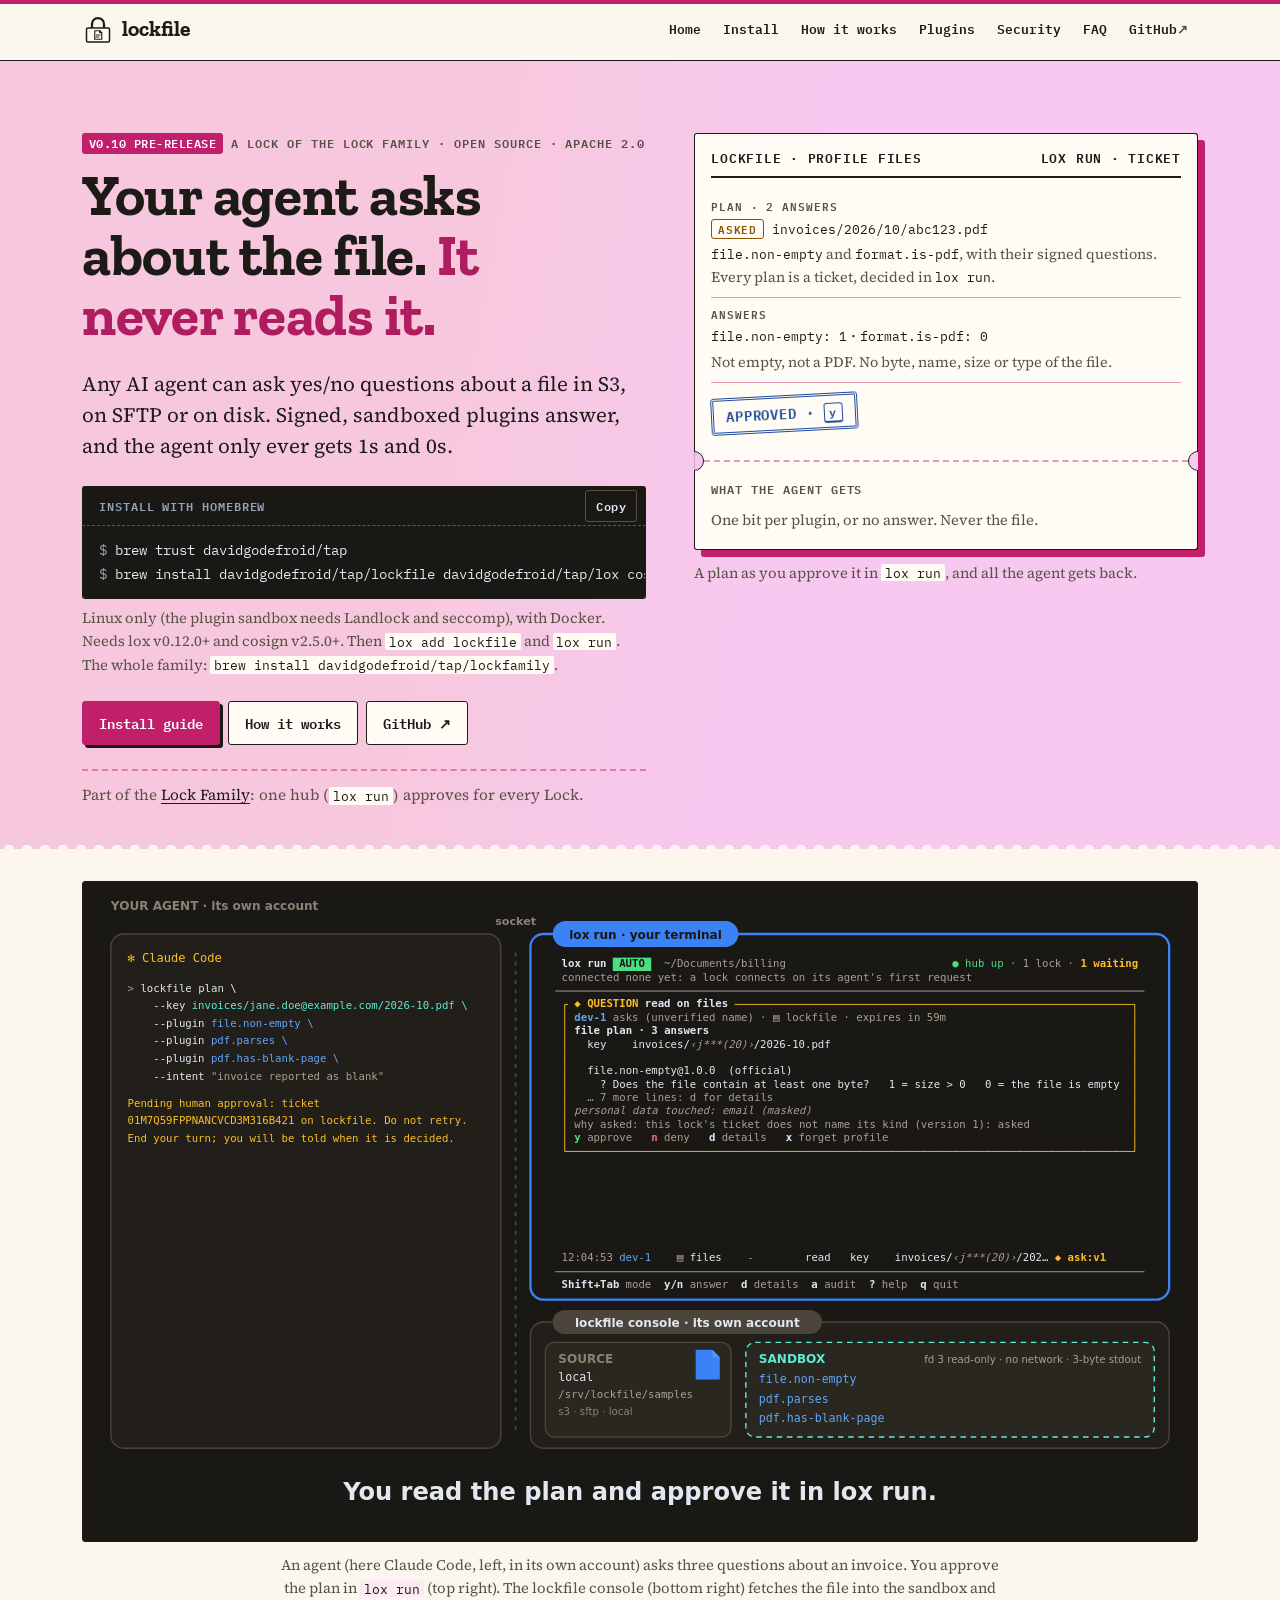
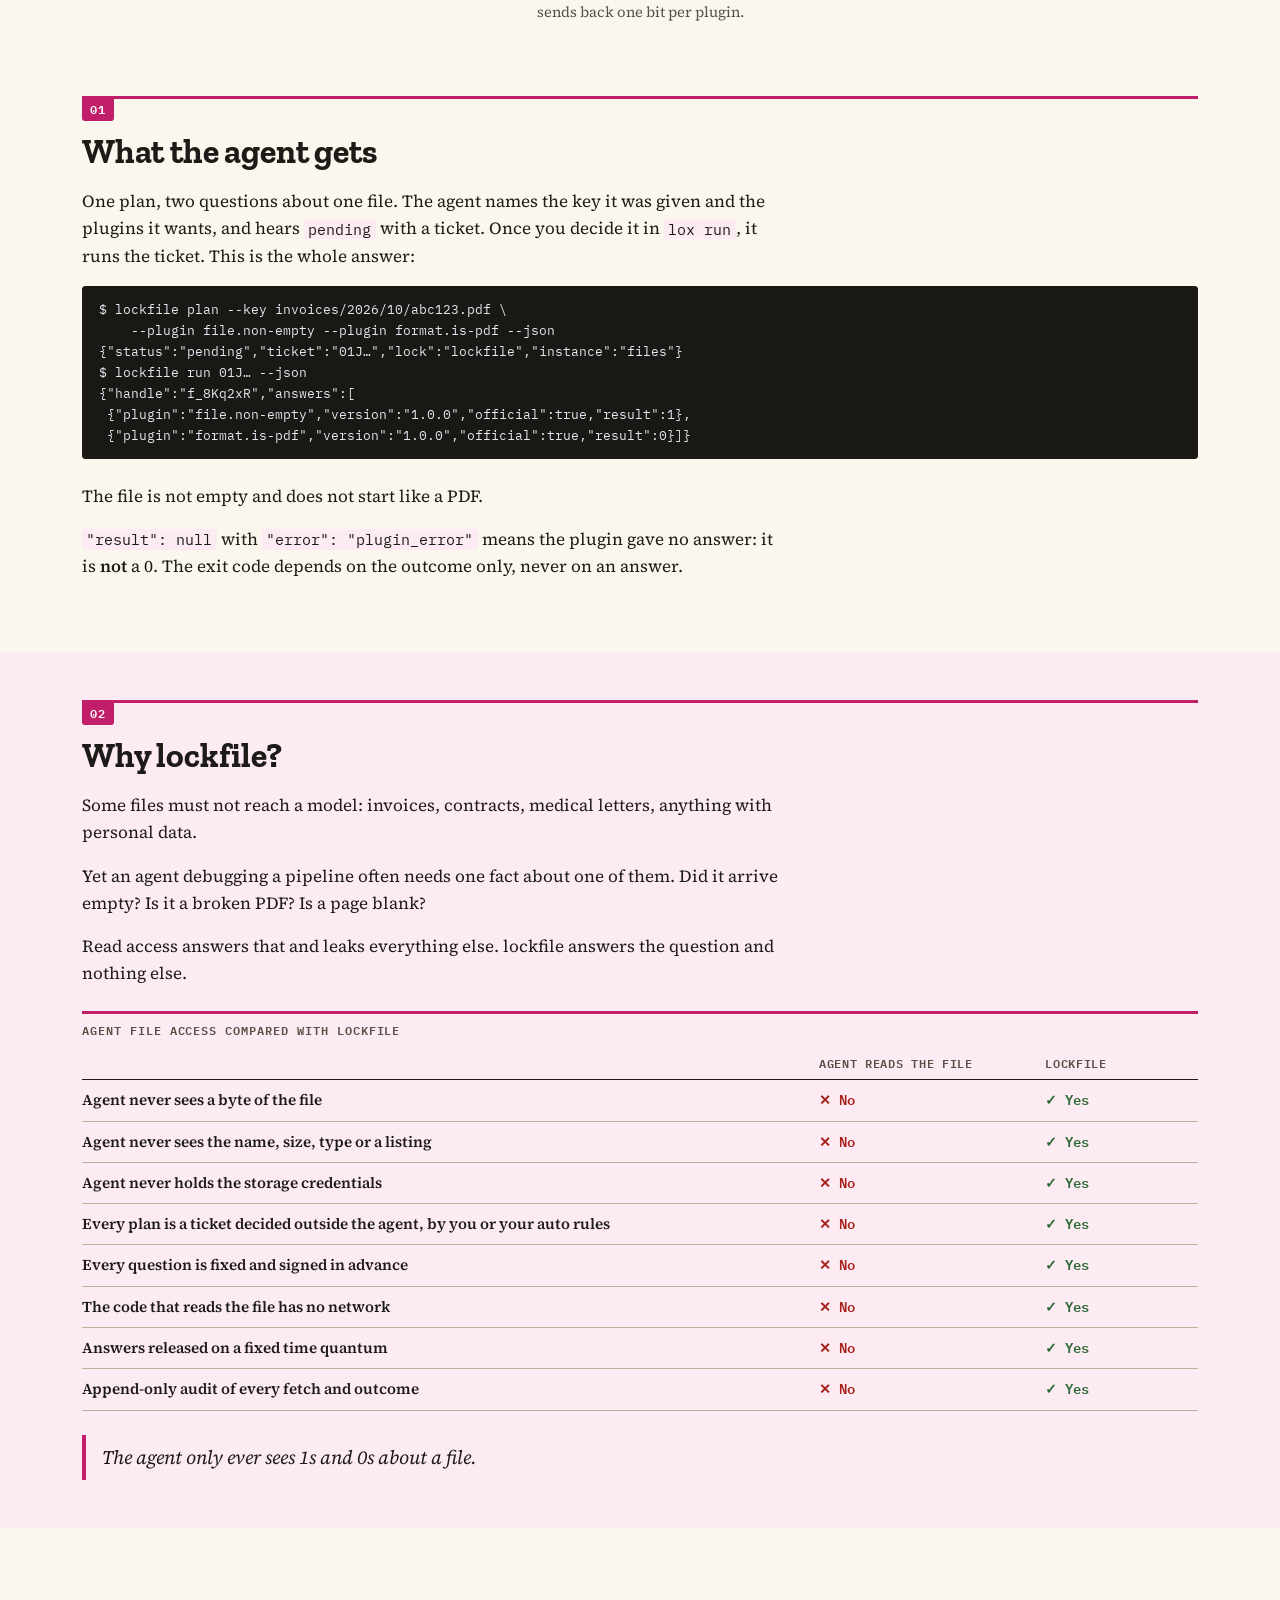
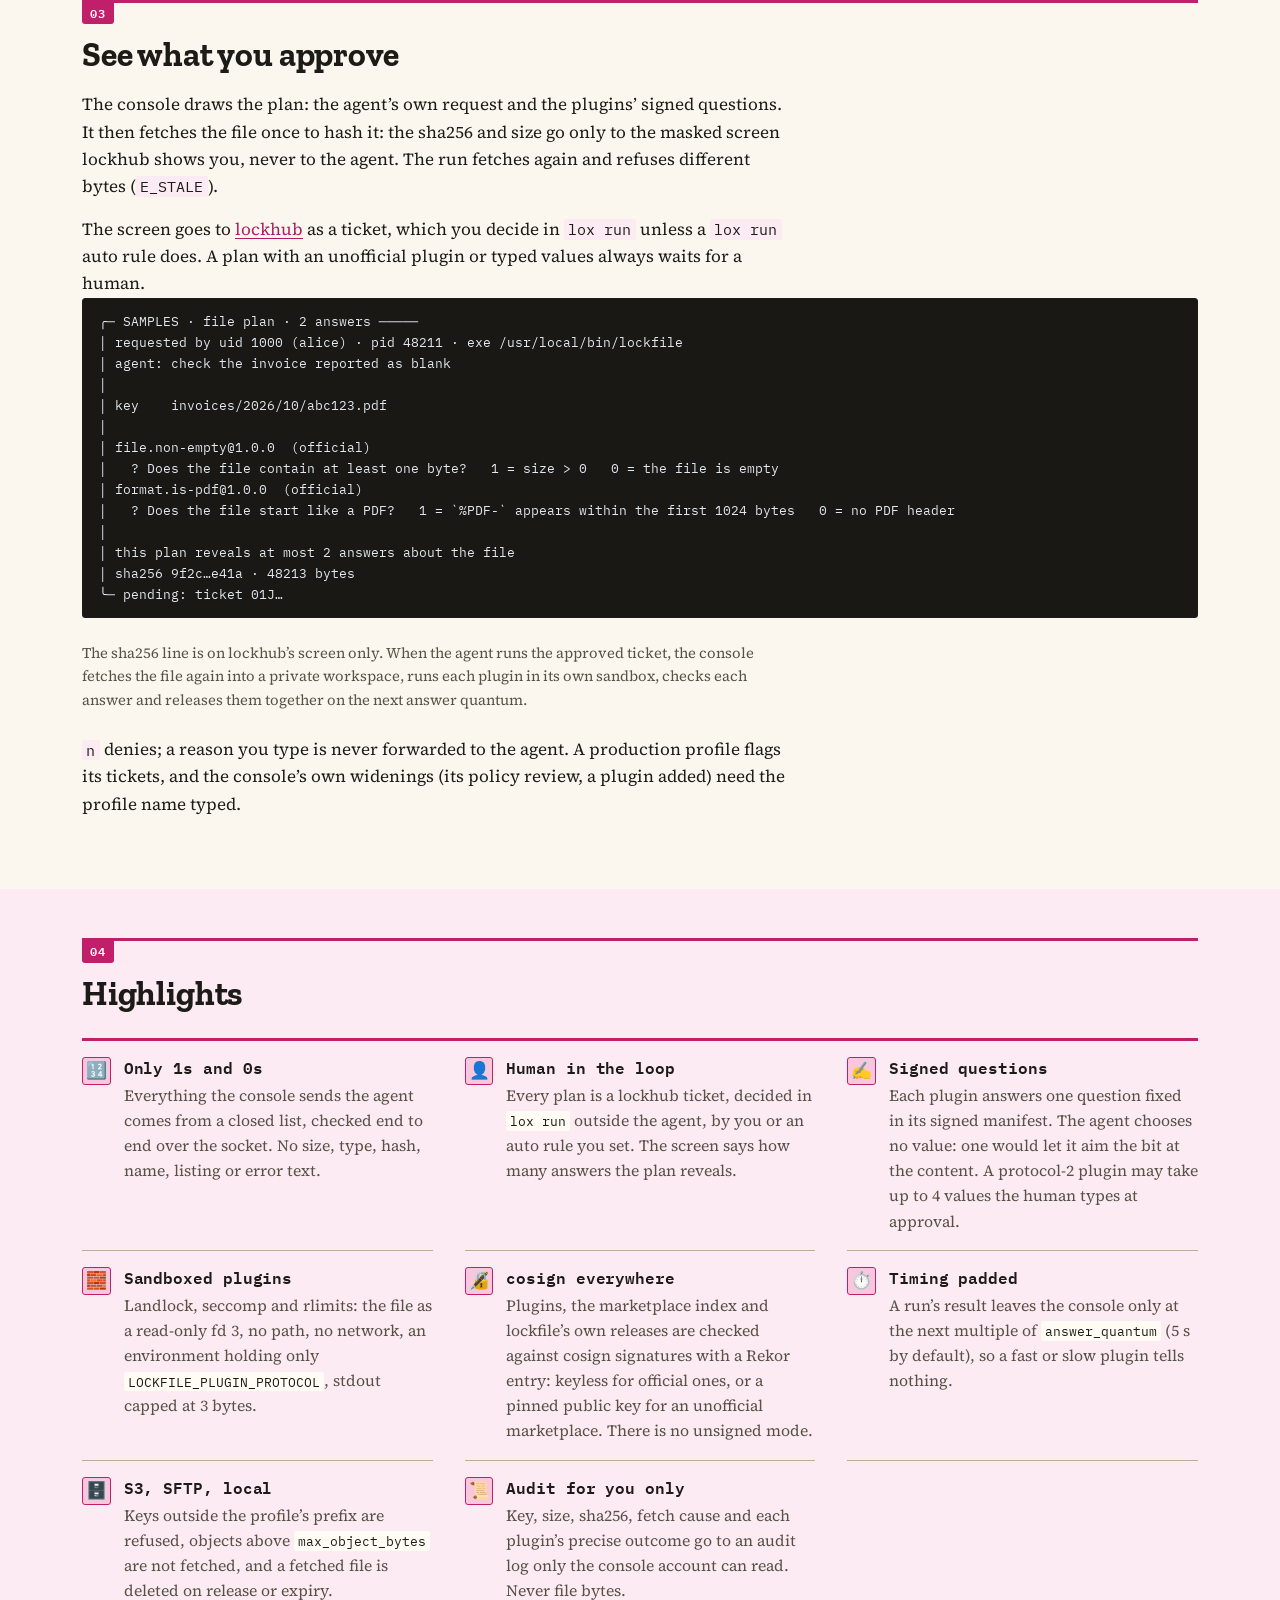
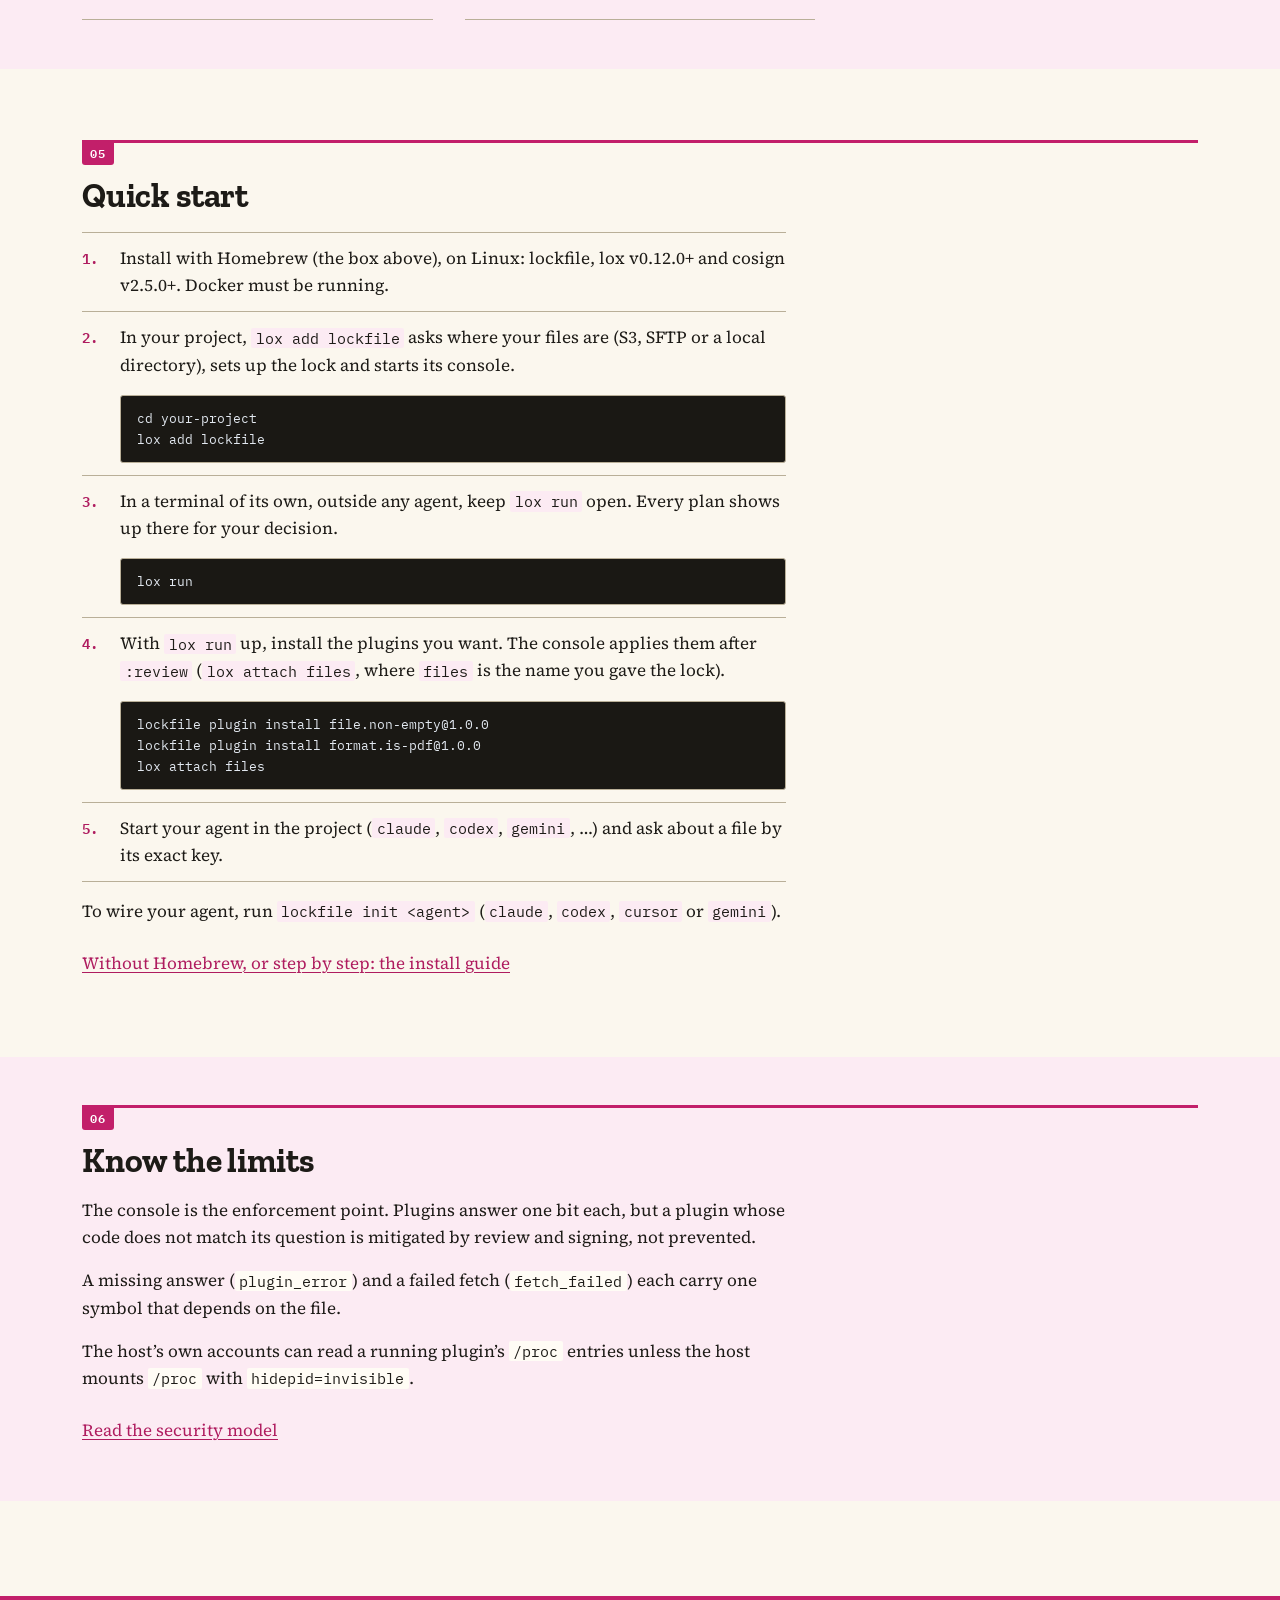
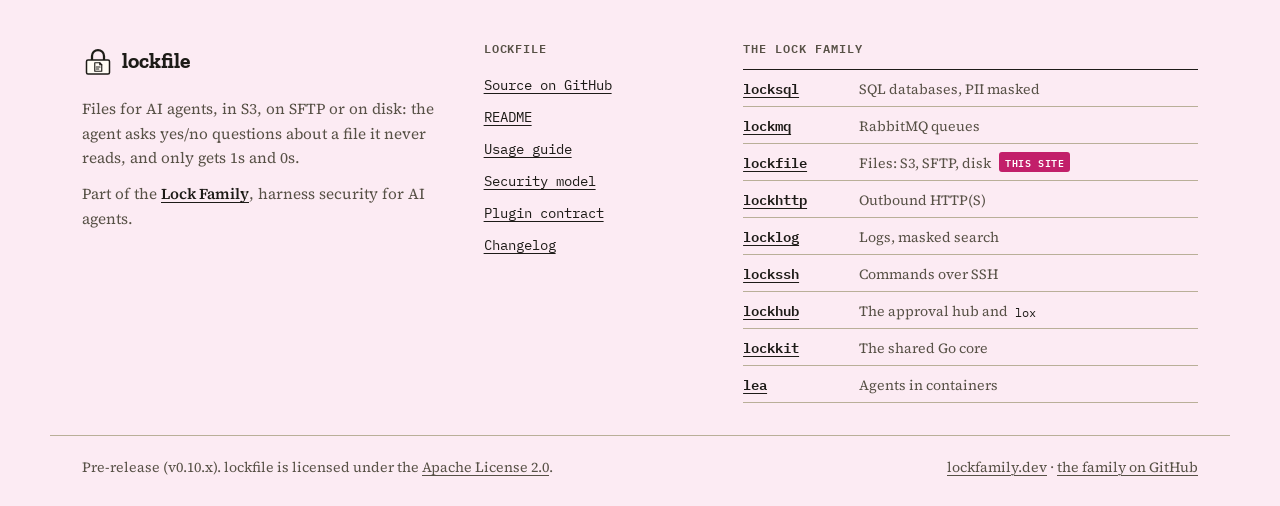
<file: site/index.html>
<!doctype html>
<html lang="en" data-accent="lockfile">
<head>
  <meta charset="utf-8">
  <meta name="viewport" content="width=device-width, initial-scale=1">
  <title>lockfile: your agent asks about the file, it never reads it</title>
  <meta name="description" content="lockfile lets any AI agent ask yes/no questions about a file in S3, on SFTP or on disk. Signed, sandboxed plugins answer; the agent only gets 1s and 0s, and every plan waits for you.">
  <meta name="color-scheme" content="light dark">
  <meta name="theme-color" content="#fbf7ee" media="(prefers-color-scheme: light)">
  <meta name="theme-color" content="#1f1d26" media="(prefers-color-scheme: dark)">
  <link rel="canonical" href="https://davidgodefroid.github.io/lockfile/">
  <meta property="og:type" content="website">
  <meta property="og:site_name" content="lockfile">
  <meta property="og:title" content="lockfile: your agent asks about the file, it never reads it">
  <meta property="og:description" content="lockfile lets any AI agent ask yes/no questions about a file in S3, on SFTP or on disk. Signed, sandboxed plugins answer; the agent only gets 1s and 0s, and every plan waits for you.">
  <meta property="og:url" content="https://davidgodefroid.github.io/lockfile/">
  <meta property="og:image" content="https://davidgodefroid.github.io/lockfile/assets/og.png">
  <meta property="og:image:type" content="image/png">
  <meta property="og:image:width" content="1200">
  <meta property="og:image:height" content="630">
  <meta property="og:image:alt" content="lockfile: your agent asks about the file. It never reads it.">
  <meta property="og:locale" content="en_US">
  <meta name="twitter:card" content="summary_large_image">
  <meta name="twitter:title" content="lockfile: your agent asks about the file, it never reads it">
  <meta name="twitter:description" content="lockfile lets any AI agent ask yes/no questions about a file in S3, on SFTP or on disk. Signed, sandboxed plugins answer; the agent only gets 1s and 0s, and every plan waits for you.">
  <meta name="twitter:image" content="https://davidgodefroid.github.io/lockfile/assets/og.png">
  <meta name="twitter:image:alt" content="lockfile: your agent asks about the file. It never reads it.">
  <link rel="icon" href="assets/logo.svg" type="image/svg+xml">
  <link rel="apple-touch-icon" href="assets/apple-touch-icon.png">
  <link rel="preload" href="assets/fonts/zilla-slab-700.woff2" as="font" type="font/woff2" crossorigin>
  <link rel="preload" href="assets/fonts/source-serif-4-400.woff2" as="font" type="font/woff2" crossorigin>
  <link rel="stylesheet" href="assets/tokens.css">
  <link rel="stylesheet" href="assets/lock-site.css">
  <script src="assets/anchors.js" defer></script>
  <script src="assets/copy.js" defer></script>
</head>
<body>
  <a class="skip-link" href="#main">Skip to content</a>
  <header class="site-header">
    <div class="wrap">
      <a class="brand" href="./"><img src="assets/logo.svg" alt="" width="32" height="32"><span class="wordmark">lockfile</span></a>
      <nav class="site-nav" aria-label="Main">
        <ul>
          <li><a href="./">Home</a></li>
          <li><a href="install/">Install</a></li>
          <li><a href="how-it-works/">How it works</a></li>
          <li><a href="plugins/">Plugins</a></li>
          <li><a href="security/">Security</a></li>
          <li><a href="faq/">FAQ</a></li>
          <li><a href="https://github.com/DavidGodefroid/lockfile">GitHub</a></li>
        </ul>
      </nav>
    </div>
  </header>
  <main id="main" tabindex="-1">
    <div class="wrap">

<section class="hero" aria-labelledby="hero-title">
  <div class="hero-text">
    <p class="eyebrow"><span class="badge">v0.10 pre-release</span>A Lock of the Lock&nbsp;Family · open&nbsp;source · Apache&nbsp;2.0</p>
    <h1 id="hero-title">Your agent asks about the file. <span class="key">It never reads it.</span></h1>
    <p class="lead">Any AI agent can ask yes/no questions about a file in S3, on SFTP or on disk. Signed, sandboxed plugins answer, and the agent only ever gets 1s and 0s.</p>
    <div class="install">
      <div class="install-head"><span>Install with Homebrew</span></div>
      <pre tabindex="0" aria-label="Install commands"><code><span class="cmd">brew trust davidgodefroid/tap</span>
<span class="cmd">brew install davidgodefroid/tap/lockfile davidgodefroid/tap/lox cosign</span></code></pre>
      <p class="install-note">Linux only (the plugin sandbox needs Landlock and seccomp), with Docker. Needs lox v0.12.0+ and cosign v2.5.0+. Then <code>lox add lockfile</code> and <code>lox run</code>. The whole family: <code>brew install davidgodefroid/tap/lockfamily</code>.</p>
    </div>
    <div class="actions">
      <a class="button primary" href="install/">Install guide</a>
      <a class="button" href="how-it-works/">How it works</a>
      <a class="button" href="https://github.com/DavidGodefroid/lockfile">GitHub</a>
    </div>
    <p class="hub-line">Part of the <a href="https://lockfamily.dev">Lock Family</a>: one hub (<code>lox run</code>) approves for every Lock.</p>
  </div>
  <figure class="hero-aside ticket" aria-labelledby="ticket-caption">
    <div class="ticket-face">
      <p class="ticket-head"><span>lockfile · profile files</span><span>lox run · ticket</span></p>
      <dl class="ticket-fields">
        <div class="wide"><dt>Plan · 2 answers</dt><dd><span class="status asked">asked</span><code>invoices/2026/10/abc123.pdf</code><span class="note"><code>file.non-empty</code> and <code>format.is-pdf</code>, with their signed questions. Every plan is a ticket, decided in <code>lox run</code>.</span></dd></div>
        <div class="wide"><dt>Answers</dt><dd><code>file.non-empty: 1</code> · <code>format.is-pdf: 0</code><span class="note">Not empty, not a PDF. No byte, name, size or type of the file.</span></dd></div>
      </dl>
      <p class="stamp">Approved · <kbd>y</kbd></p>
    </div>
    <div class="ticket-stub">
      <p><span class="label">What the agent gets</span></p>
      <p>One bit per plugin, or no answer. Never the file.</p>
    </div>
    <figcaption id="ticket-caption">A plan as you approve it in <code>lox run</code>, and all the agent gets back.</figcaption>
  </figure>
</section>

<section class="demo-section" aria-labelledby="demo">
  <h2 id="demo" class="visually-hidden">See it run</h2>
  <figure class="demo">
    <a class="demo-link" href="assets/demo.svg"><img src="assets/demo.svg" alt="Step by step. 1: an agent runs lockfile plan with three yes/no plugins on an invoice and is told the plan is pending human approval. 2: the plan shows as a question in lox run, the email address in its key masked. 3: you open the details, read each plugin's question, and press y to approve. 4: the agent runs the ticket; the lockfile console fetches the file and runs the three signed plugins in the sandbox. 5: only their answers, 1, 1 and 1, reach the agent." width="1200" height="710" aria-describedby="demo-caption"></a>
    <figcaption id="demo-caption">An agent (here Claude Code, left, in its own account) asks three questions about an invoice. You approve the plan in <code>lox run</code> (top right). The lockfile console (bottom right) fetches the file into the sandbox and sends back one bit per plugin.</figcaption>
  </figure>
</section>

<section aria-labelledby="answer">
  <h2 id="answer">What the agent gets</h2>
  <p class="prose">One plan, two questions about one file. The agent names the key it was given and the plugins it wants, and hears <code>pending</code> with a ticket. Once you decide it in <code>lox run</code>, it runs the ticket. This is the whole answer:</p>
  <pre tabindex="0" class="term"><code>$ lockfile plan --key invoices/2026/10/abc123.pdf \
    --plugin file.non-empty --plugin format.is-pdf --json
{"status":"pending","ticket":"01J…","lock":"lockfile","instance":"files"}
$ lockfile run 01J… --json
{"handle":"f_8Kq2xR","answers":[
 {"plugin":"file.non-empty","version":"1.0.0","official":true,"result":1},
 {"plugin":"format.is-pdf","version":"1.0.0","official":true,"result":0}]}</code></pre>
  <div class="prose">
    <p>The file is not empty and does not start like a PDF.</p>
    <p><code>"result": null</code> with <code>"error": "plugin_error"</code> means the plugin gave no answer: it is <strong>not</strong> a 0. The exit code depends on the outcome only, never on an answer.</p>
  </div>
</section>

<section aria-labelledby="why">
  <h2 id="why">Why lockfile?</h2>
  <div class="prose">
    <p>Some files must not reach a model: invoices, contracts, medical letters, anything with personal data.</p>
    <p>Yet an agent debugging a pipeline often needs one fact about one of them. Did it arrive empty? Is it a broken PDF? Is a page blank?</p>
    <p>Read access answers that and leaks everything else. lockfile answers the question and nothing else.</p>
  </div>
<div class="table-wrap" role="region" aria-label="Agent file access compared with lockfile" tabindex="0">
<table class="compare">
<caption>Agent file access compared with lockfile</caption>
<thead><tr><th scope="col"><span class="visually-hidden">Property</span></th><th scope="col">Agent reads the file</th><th scope="col">lockfile</th></tr></thead>
<tbody>
<tr><th scope="row">Agent never sees a byte of the file</th><td class="no">No</td><td class="yes">Yes</td></tr>
<tr><th scope="row">Agent never sees the name, size, type or a listing</th><td class="no">No</td><td class="yes">Yes</td></tr>
<tr><th scope="row">Agent never holds the storage credentials</th><td class="no">No</td><td class="yes">Yes</td></tr>
<tr><th scope="row">Every plan is a ticket decided outside the agent, by you or your auto rules</th><td class="no">No</td><td class="yes">Yes</td></tr>
<tr><th scope="row">Every question is fixed and signed in advance</th><td class="no">No</td><td class="yes">Yes</td></tr>
<tr><th scope="row">The code that reads the file has no network</th><td class="no">No</td><td class="yes">Yes</td></tr>
<tr><th scope="row">Answers released on a fixed time quantum</th><td class="no">No</td><td class="yes">Yes</td></tr>
<tr><th scope="row">Append-only audit of every fetch and outcome</th><td class="no">No</td><td class="yes">Yes</td></tr>
</tbody>
</table>
</div>
  <blockquote><p>The agent only ever sees 1s and 0s about a file.</p></blockquote>
</section>

<section aria-labelledby="approve">
  <h2 id="approve">See what you approve</h2>
  <div class="prose">
    <p>The console draws the plan: the agent’s own request and the plugins’ signed questions. It then fetches the file once to hash it: the sha256 and size go only to the masked screen lockhub shows you, never to the agent. The run fetches again and refuses different bytes (<code>E_STALE</code>).</p>
    <p>The screen goes to <a href="https://github.com/DavidGodefroid/lockhub">lockhub</a> as a ticket, which you decide in <code>lox run</code> unless a <code>lox run</code> auto rule does. A plan with an unofficial plugin or typed values always waits for a human.</p>
  </div>
  <figure>
    <pre tabindex="0" class="term" aria-label="The console's screen of a plan"><code>╭─ SAMPLES · file plan · 2 answers ─────
│ requested by uid 1000 (alice) · pid 48211 · exe /usr/local/bin/lockfile
│ agent: check the invoice reported as blank
│
│ key    invoices/2026/10/abc123.pdf
│
│ file.non-empty@1.0.0  (official)
│   ? Does the file contain at least one byte?   1 = size &gt; 0   0 = the file is empty
│ format.is-pdf@1.0.0  (official)
│   ? Does the file start like a PDF?   1 = `%PDF-` appears within the first 1024 bytes   0 = no PDF header
│
│ this plan reveals at most 2 answers about the file
│ sha256 9f2c…e41a · 48213 bytes
╰─ pending: ticket 01J…</code></pre>
    <figcaption>The sha256 line is on lockhub’s screen only. When the agent runs the approved ticket, the console fetches the file again into a private workspace, runs each plugin in its own sandbox, checks each answer and releases them together on the next answer quantum.</figcaption>
  </figure>
  <p class="prose"><code>n</code> denies; a reason you type is never forwarded to the agent. A production profile flags its tickets, and the console’s own widenings (its policy review, a plugin added) need the profile name typed.</p>
</section>

<section aria-labelledby="highlights">
  <h2 id="highlights">Highlights</h2>
  <ul class="cards">
    <li><span class="icon" aria-hidden="true">🔢</span><h3>Only 1s and 0s</h3><p>Everything the console sends the agent comes from a closed list, checked end to end over the socket. No size, type, hash, name, listing or error text.</p></li>
    <li><span class="icon" aria-hidden="true">👤</span><h3>Human in the loop</h3><p>Every plan is a lockhub ticket, decided in <code>lox run</code> outside the agent, by you or an auto rule you set. The screen says how many answers the plan reveals.</p></li>
    <li><span class="icon" aria-hidden="true">✍️</span><h3>Signed questions</h3><p>Each plugin answers one question fixed in its signed manifest. The agent chooses no value: one would let it aim the bit at the content. A protocol-2 plugin may take up to 4 values the human types at approval.</p></li>
    <li><span class="icon" aria-hidden="true">🧱</span><h3>Sandboxed plugins</h3><p>Landlock, seccomp and rlimits: the file as a read-only fd 3, no path, no network, an environment holding only <code>LOCKFILE_PLUGIN_PROTOCOL</code>, stdout capped at 3 bytes.</p></li>
    <li><span class="icon" aria-hidden="true">🔏</span><h3>cosign everywhere</h3><p>Plugins, the marketplace index and lockfile’s own releases are checked against cosign signatures with a Rekor entry: keyless for official ones, or a pinned public key for an unofficial marketplace. There is no unsigned mode.</p></li>
    <li><span class="icon" aria-hidden="true">⏱️</span><h3>Timing padded</h3><p>A run’s result leaves the console only at the next multiple of <code>answer_quantum</code> (5 s by default), so a fast or slow plugin tells nothing.</p></li>
    <li><span class="icon" aria-hidden="true">🗄️</span><h3>S3, SFTP, local</h3><p>Keys outside the profile’s prefix are refused, objects above <code>max_object_bytes</code> are not fetched, and a fetched file is deleted on release or expiry.</p></li>
    <li><span class="icon" aria-hidden="true">📜</span><h3>Audit for you only</h3><p>Key, size, sha256, fetch cause and each plugin’s precise outcome go to an audit log only the console account can read. Never file bytes.</p></li>
  </ul>
</section>

<section aria-labelledby="quick-start">
  <h2 id="quick-start">Quick start</h2>
  <ol class="steps prose">
    <li><p>Install with Homebrew (the box above), on Linux: lockfile, lox v0.12.0+ and cosign v2.5.0+. Docker must be running.</p></li>
    <li><p>In your project, <code>lox add lockfile</code> asks where your files are (S3, SFTP or a local directory), sets up the lock and starts its console.</p>
      <pre tabindex="0"><code>cd your-project
lox add lockfile</code></pre></li>
    <li><p>In a terminal of its own, outside any agent, keep <code>lox run</code> open. Every plan shows up there for your decision.</p>
      <pre tabindex="0"><code>lox run</code></pre></li>
    <li><p>With <code>lox run</code> up, install the plugins you want. The console applies them after <code>:review</code> (<code>lox attach files</code>, where <code>files</code> is the name you gave the lock).</p>
      <pre tabindex="0"><code>lockfile plugin install file.non-empty@1.0.0
lockfile plugin install format.is-pdf@1.0.0
lox attach files</code></pre></li>
    <li><p>Start your agent in the project (<code>claude</code>, <code>codex</code>, <code>gemini</code>, …) and ask about a file by its exact key.</p></li>
  </ol>
  <div class="prose">
    <p>To wire your agent, run <code>lockfile init &lt;agent&gt;</code> (<code>claude</code>, <code>codex</code>, <code>cursor</code> or <code>gemini</code>).</p>
    <p class="link-line"><a href="install/">Without Homebrew, or step by step: the install guide</a></p>
  </div>
</section>

<section aria-labelledby="limits">
  <h2 id="limits">Know the limits</h2>
  <div class="prose">
    <p>The console is the enforcement point. Plugins answer one bit each, but a plugin whose code does not match its question is mitigated by review and signing, not prevented.</p>
    <p>A missing answer (<code>plugin_error</code>) and a failed fetch (<code>fetch_failed</code>) each carry one symbol that depends on the file.</p>
    <p>The host’s own accounts can read a running plugin’s <code>/proc</code> entries unless the host mounts <code>/proc</code> with <code>hidepid=invisible</code>.</p>
    <p class="link-line"><a href="security/">Read the security model</a></p>
  </div>
</section>

    </div>
  </main>
  <footer class="site-footer">
    <div class="wrap footer-grid">
      <div class="footer-about">
        <a class="brand" href="./"><img src="assets/logo.svg" alt="" width="32" height="32"><span class="wordmark">lockfile</span></a>
        <p>Files for AI agents, in S3, on SFTP or on disk: the agent asks yes/no questions about a file it never reads, and only gets 1s and 0s.</p>
        <p class="family-link">Part of the <a href="https://lockfamily.dev">Lock Family</a>, harness security for AI agents.</p>
      </div>
      <nav aria-labelledby="footer-lock">
        <h2 id="footer-lock">lockfile</h2>
        <ul>
          <li><a href="https://github.com/DavidGodefroid/lockfile">Source on GitHub</a></li>
          <li><a href="https://github.com/DavidGodefroid/lockfile/blob/main/README.md">README</a></li>
          <li><a href="https://github.com/DavidGodefroid/lockfile/blob/main/docs/usage.md">Usage guide</a></li>
          <li><a href="https://github.com/DavidGodefroid/lockfile/blob/main/docs/security-model.md">Security model</a></li>
          <li><a href="https://github.com/DavidGodefroid/lockfile/blob/main/docs/plugin-contract.md">Plugin contract</a></li>
          <li><a href="https://github.com/DavidGodefroid/lockfile/blob/main/CHANGELOG.md">Changelog</a></li>
        </ul>
      </nav>
      <nav class="family-strip" aria-labelledby="footer-family">
        <h2 id="footer-family">The Lock Family</h2>
        <ul>
          <li data-lock="locksql"><a href="https://github.com/DavidGodefroid/locksql">locksql</a><span>SQL databases, PII masked</span></li>
          <li data-lock="lockmq"><a href="https://github.com/DavidGodefroid/lockmq">lockmq</a><span>RabbitMQ queues</span></li>
          <li data-lock="lockfile" aria-current="true"><a href="https://github.com/DavidGodefroid/lockfile">lockfile</a><span>Files: S3, SFTP, disk</span></li>
          <li data-lock="lockhttp"><a href="https://github.com/DavidGodefroid/lockhttp">lockhttp</a><span>Outbound HTTP(S)</span></li>
          <li data-lock="locklog"><a href="https://github.com/DavidGodefroid/locklog">locklog</a><span>Logs, masked search</span></li>
          <li data-lock="lockssh"><a href="https://github.com/DavidGodefroid/lockssh">lockssh</a><span>Commands over SSH</span></li>
          <li data-lock="lockhub"><a href="https://github.com/DavidGodefroid/lockhub">lockhub</a><span>The approval hub and <code>lox</code></span></li>
          <li data-lock="lockkit"><a href="https://github.com/DavidGodefroid/lockkit">lockkit</a><span>The shared Go core</span></li>
          <li data-lock="lea"><a href="https://github.com/DavidGodefroid/lea">lea</a><span>Agents in containers</span></li>
        </ul>
      </nav>
    </div>
    <div class="wrap footer-bottom">
      <p>Pre-release (v0.10.x). lockfile is licensed under the <a href="https://github.com/DavidGodefroid/lockfile/blob/main/LICENSE">Apache License 2.0</a>.</p>
      <p><a href="https://lockfamily.dev">lockfamily.dev</a> · <a href="https://github.com/DavidGodefroid/lockfamily">the family on GitHub</a></p>
    </div>
  </footer>
</body>
</html>
</file>
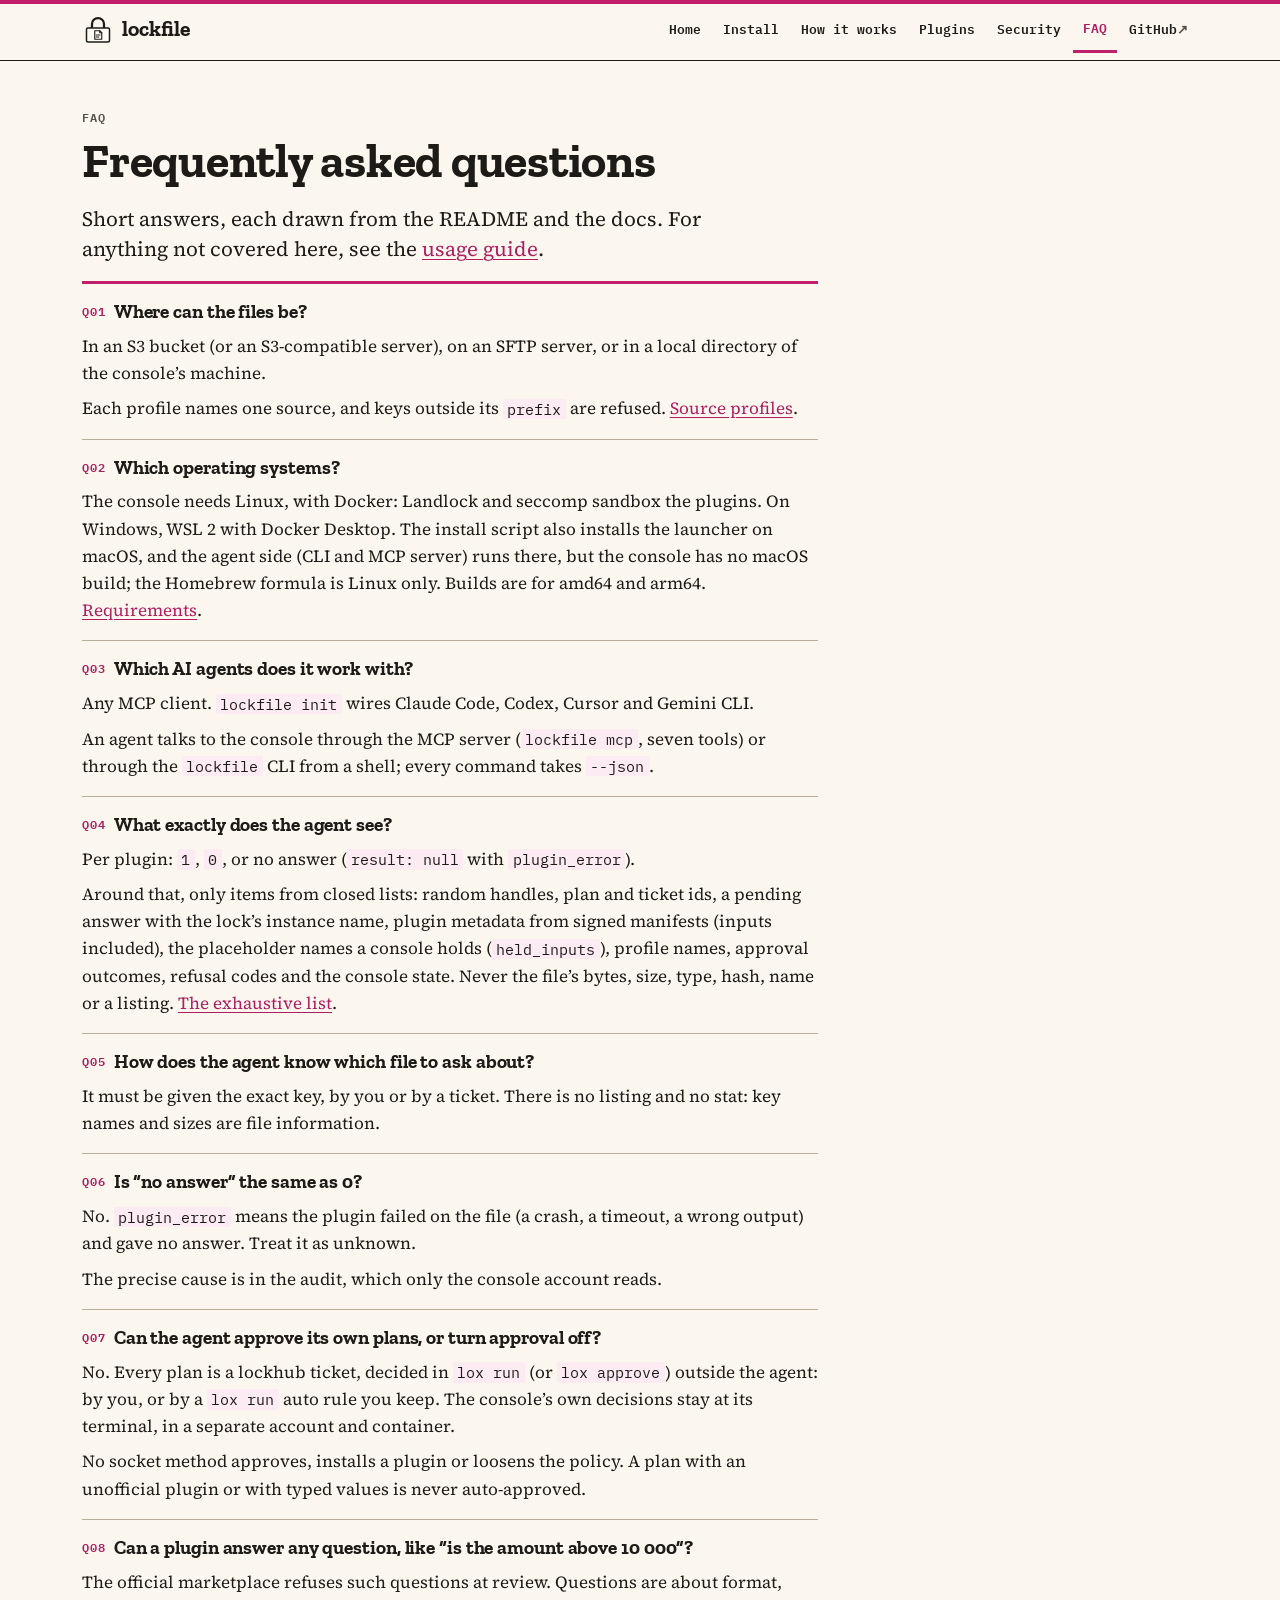
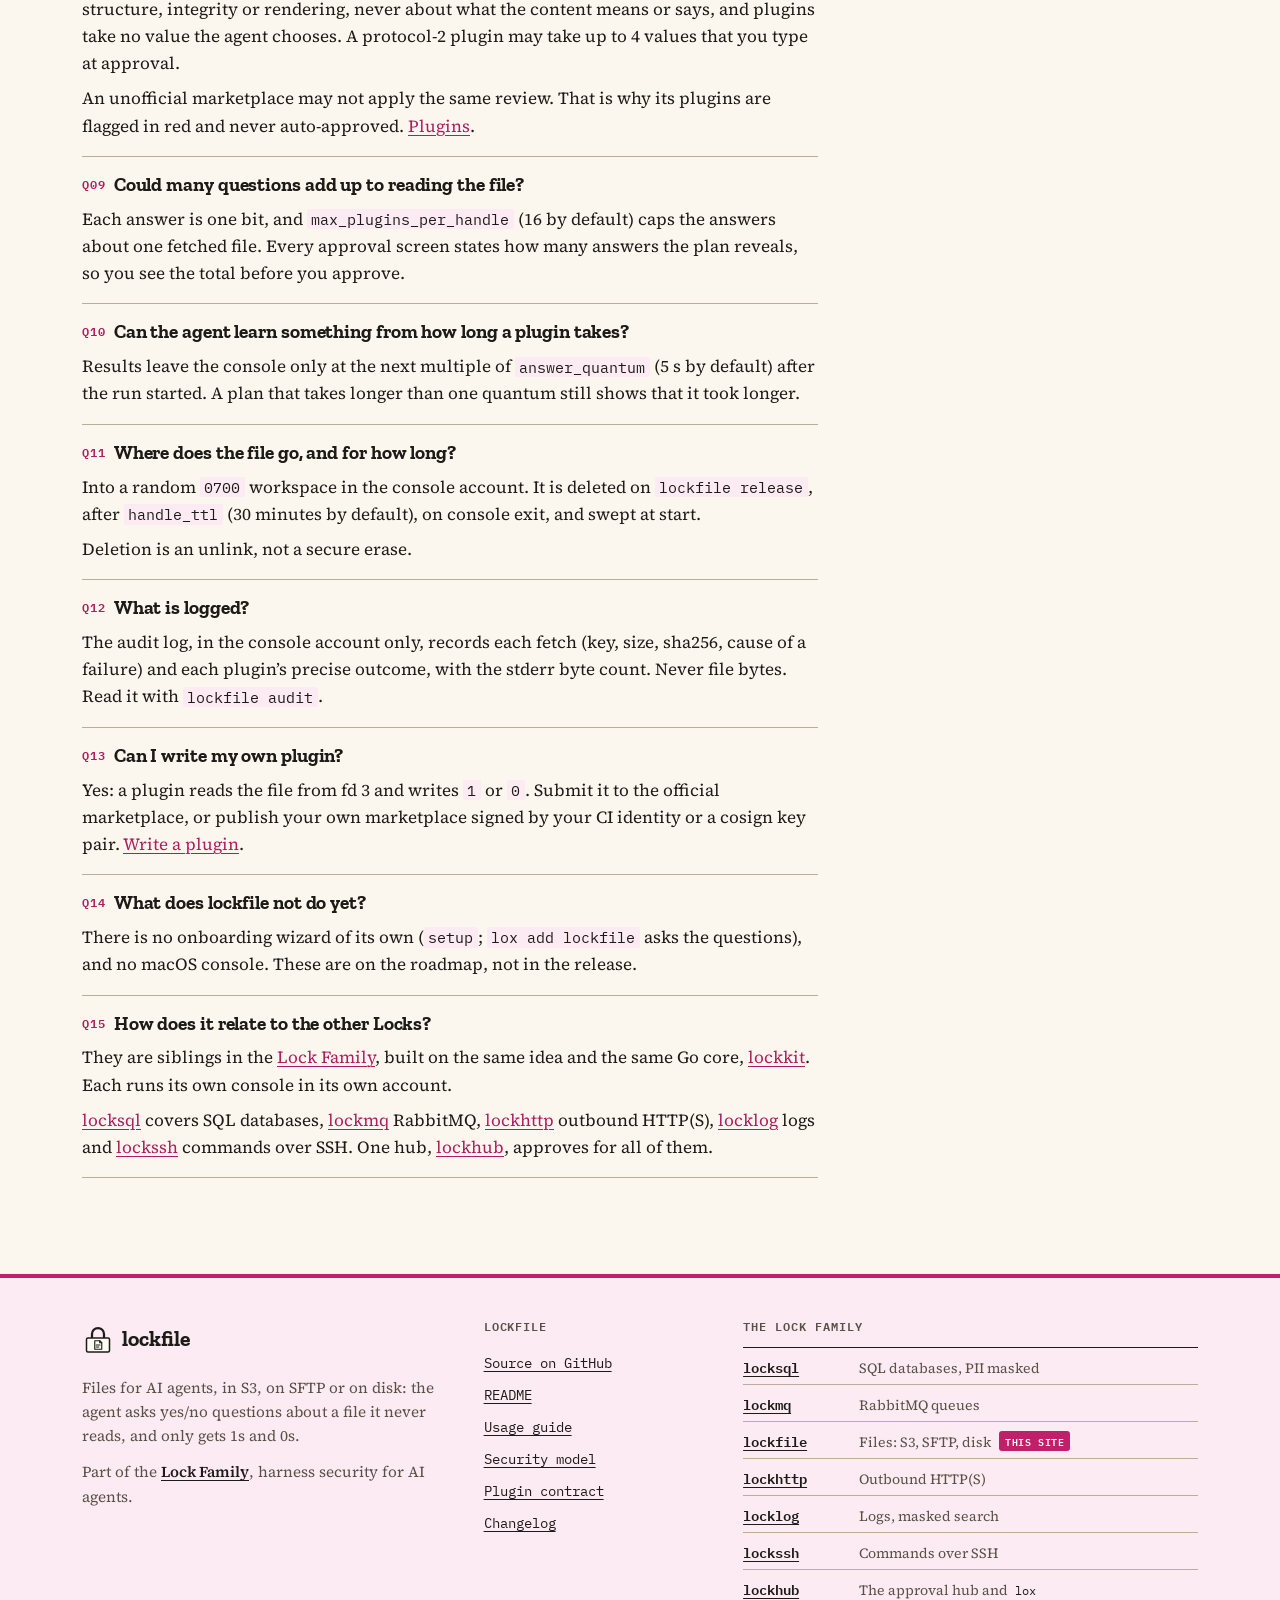
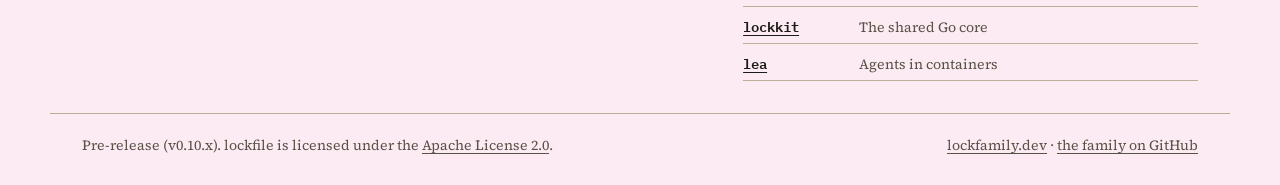
<file: site/faq/index.html>
<!doctype html>
<html lang="en" data-accent="lockfile">
<head>
  <meta charset="utf-8">
  <meta name="viewport" content="width=device-width, initial-scale=1">
  <title>lockfile FAQ: short answers</title>
  <meta name="description" content="Short answers about lockfile: sources, platforms, AI agents, what the agent sees, plugins, timing, the audit log and what it does not do yet.">
  <meta name="color-scheme" content="light dark">
  <meta name="theme-color" content="#fbf7ee" media="(prefers-color-scheme: light)">
  <meta name="theme-color" content="#1f1d26" media="(prefers-color-scheme: dark)">
  <link rel="canonical" href="https://davidgodefroid.github.io/lockfile/faq/">
  <meta property="og:type" content="website">
  <meta property="og:site_name" content="lockfile">
  <meta property="og:title" content="lockfile FAQ: short answers">
  <meta property="og:description" content="Short answers about lockfile: sources, platforms, AI agents, what the agent sees, plugins, timing, the audit log and what it does not do yet.">
  <meta property="og:url" content="https://davidgodefroid.github.io/lockfile/faq/">
  <meta property="og:image" content="https://davidgodefroid.github.io/lockfile/assets/og.png">
  <meta property="og:image:type" content="image/png">
  <meta property="og:image:width" content="1200">
  <meta property="og:image:height" content="630">
  <meta property="og:image:alt" content="lockfile: your agent asks about the file. It never reads it.">
  <meta property="og:locale" content="en_US">
  <meta name="twitter:card" content="summary_large_image">
  <meta name="twitter:title" content="lockfile FAQ: short answers">
  <meta name="twitter:description" content="Short answers about lockfile: sources, platforms, AI agents, what the agent sees, plugins, timing, the audit log and what it does not do yet.">
  <meta name="twitter:image" content="https://davidgodefroid.github.io/lockfile/assets/og.png">
  <meta name="twitter:image:alt" content="lockfile: your agent asks about the file. It never reads it.">
  <link rel="icon" href="../assets/logo.svg" type="image/svg+xml">
  <link rel="apple-touch-icon" href="../assets/apple-touch-icon.png">
  <link rel="preload" href="../assets/fonts/zilla-slab-700.woff2" as="font" type="font/woff2" crossorigin>
  <link rel="preload" href="../assets/fonts/source-serif-4-400.woff2" as="font" type="font/woff2" crossorigin>
  <link rel="stylesheet" href="../assets/tokens.css">
  <link rel="stylesheet" href="../assets/lock-site.css">
  <script src="../assets/anchors.js" defer></script>
  <script src="../assets/copy.js" defer></script>
</head>
<body>
  <a class="skip-link" href="#main">Skip to content</a>
  <header class="site-header">
    <div class="wrap">
      <a class="brand" href="../"><img src="../assets/logo.svg" alt="" width="32" height="32"><span class="wordmark">lockfile</span></a>
      <nav class="site-nav" aria-label="Main">
        <ul>
          <li><a href="../">Home</a></li>
          <li><a href="../install/">Install</a></li>
          <li><a href="../how-it-works/">How it works</a></li>
          <li><a href="../plugins/">Plugins</a></li>
          <li><a href="../security/">Security</a></li>
          <li><a href="../faq/" aria-current="page">FAQ</a></li>
          <li><a href="https://github.com/DavidGodefroid/lockfile">GitHub</a></li>
        </ul>
      </nav>
    </div>
  </header>
  <main id="main" tabindex="-1">
    <div class="wrap">

<p class="eyebrow">FAQ</p>
<h1>Frequently asked questions</h1>
<p class="lead prose">Short answers, each drawn from the README and the docs. For anything not covered here, see the <a href="https://github.com/DavidGodefroid/lockfile/blob/main/docs/usage.md">usage guide</a>.</p>
<div class="faq prose">
<section aria-labelledby="sources">
  <h2 id="sources">Where can the files be?</h2>
  <p>In an S3 bucket (or an S3-compatible server), on an SFTP server, or in a local directory of the console’s machine.</p>
  <p>Each profile names one source, and keys outside its <code>prefix</code> are refused. <a href="../install/#profile">Source profiles</a>.</p>
</section>
<section aria-labelledby="os">
  <h2 id="os">Which operating systems?</h2>
  <p>The console needs Linux, with Docker: Landlock and seccomp sandbox the plugins. On Windows, WSL 2 with Docker Desktop. The install script also installs the launcher on macOS, and the agent side (CLI and MCP server) runs there, but the console has no macOS build; the Homebrew formula is Linux only. Builds are for amd64 and arm64. <a href="../install/#requirements">Requirements</a>.</p>
</section>
<section aria-labelledby="agents">
  <h2 id="agents">Which AI agents does it work with?</h2>
  <p>Any MCP client. <code>lockfile init</code> wires Claude Code, Codex, Cursor and Gemini CLI.</p>
  <p>An agent talks to the console through the MCP server (<code>lockfile mcp</code>, seven tools) or through the <code>lockfile</code> CLI from a shell; every command takes <code>--json</code>.</p>
</section>
<section aria-labelledby="sees">
  <h2 id="sees">What exactly does the agent see?</h2>
  <p>Per plugin: <code>1</code>, <code>0</code>, or no answer (<code>result: null</code> with <code>plugin_error</code>).</p>
  <p>Around that, only items from closed lists: random handles, plan and ticket ids, a pending answer with the lock’s instance name, plugin metadata from signed manifests (inputs included), the placeholder names a console holds (<code>held_inputs</code>), profile names, approval outcomes, refusal codes and the console state. Never the file’s bytes, size, type, hash, name or a listing. <a href="../security/#visible">The exhaustive list</a>.</p>
</section>
<section aria-labelledby="key">
  <h2 id="key">How does the agent know which file to ask about?</h2>
  <p>It must be given the exact key, by you or by a ticket. There is no listing and no stat: key names and sizes are file information.</p>
</section>
<section aria-labelledby="null">
  <h2 id="null">Is “no answer” the same as 0?</h2>
  <p>No. <code>plugin_error</code> means the plugin failed on the file (a crash, a timeout, a wrong output) and gave no answer. Treat it as unknown.</p>
  <p>The precise cause is in the audit, which only the console account reads.</p>
</section>
<section aria-labelledby="self-approve">
  <h2 id="self-approve">Can the agent approve its own plans, or turn approval off?</h2>
  <p>No. Every plan is a lockhub ticket, decided in <code>lox run</code> (or <code>lox approve</code>) outside the agent: by you, or by a <code>lox run</code> auto rule you keep. The console’s own decisions stay at its terminal, in a separate account and container.</p>
  <p>No socket method approves, installs a plugin or loosens the policy. A plan with an unofficial plugin or with typed values is never auto-approved.</p>
</section>
<section aria-labelledby="ask-anything">
  <h2 id="ask-anything">Can a plugin answer any question, like “is the amount above 10 000”?</h2>
  <p>The official marketplace refuses such questions at review. Questions are about format, structure, integrity or rendering, never about what the content means or says, and plugins take no value the agent chooses. A protocol-2 plugin may take up to 4 values that you type at approval.</p>
  <p>An unofficial marketplace may not apply the same review. That is why its plugins are flagged in red and never auto-approved. <a href="../plugins/">Plugins</a>.</p>
</section>
<section aria-labelledby="many">
  <h2 id="many">Could many questions add up to reading the file?</h2>
  <p>Each answer is one bit, and <code>max_plugins_per_handle</code> (16 by default) caps the answers about one fetched file. Every approval screen states how many answers the plan reveals, so you see the total before you approve.</p>
</section>
<section aria-labelledby="timing">
  <h2 id="timing">Can the agent learn something from how long a plugin takes?</h2>
  <p>Results leave the console only at the next multiple of <code>answer_quantum</code> (5 s by default) after the run started. A plan that takes longer than one quantum still shows that it took longer.</p>
</section>
<section aria-labelledby="where">
  <h2 id="where">Where does the file go, and for how long?</h2>
  <p>Into a random <code>0700</code> workspace in the console account. It is deleted on <code>lockfile release</code>, after <code>handle_ttl</code> (30 minutes by default), on console exit, and swept at start.</p>
  <p>Deletion is an unlink, not a secure erase.</p>
</section>
<section aria-labelledby="audit">
  <h2 id="audit">What is logged?</h2>
  <p>The audit log, in the console account only, records each fetch (key, size, sha256, cause of a failure) and each plugin’s precise outcome, with the stderr byte count. Never file bytes. Read it with <code>lockfile audit</code>.</p>
</section>
<section aria-labelledby="own-plugin">
  <h2 id="own-plugin">Can I write my own plugin?</h2>
  <p>Yes: a plugin reads the file from fd 3 and writes <code>1</code> or <code>0</code>. Submit it to the official marketplace, or publish your own marketplace signed by your CI identity or a cosign key pair. <a href="../plugins/#write">Write a plugin</a>.</p>
</section>
<section aria-labelledby="not-yet">
  <h2 id="not-yet">What does lockfile not do yet?</h2>
  <p>There is no onboarding wizard of its own (<code>setup</code>; <code>lox add lockfile</code> asks the questions), and no macOS console. These are on the roadmap, not in the release.</p>
</section>
<section aria-labelledby="family">
  <h2 id="family">How does it relate to the other Locks?</h2>
  <p>They are siblings in the <a href="https://lockfamily.dev">Lock Family</a>, built on the same idea and the same Go core, <a href="https://github.com/DavidGodefroid/lockkit">lockkit</a>. Each runs its own console in its own account.</p>
  <p><a href="https://github.com/DavidGodefroid/locksql">locksql</a> covers SQL databases, <a href="https://github.com/DavidGodefroid/lockmq">lockmq</a> RabbitMQ, <a href="https://github.com/DavidGodefroid/lockhttp">lockhttp</a> outbound HTTP(S), <a href="https://github.com/DavidGodefroid/locklog">locklog</a> logs and <a href="https://github.com/DavidGodefroid/lockssh">lockssh</a> commands over SSH. One hub, <a href="https://github.com/DavidGodefroid/lockhub">lockhub</a>, approves for all of them.</p>
</section>
</div>

    </div>
  </main>
  <footer class="site-footer">
    <div class="wrap footer-grid">
      <div class="footer-about">
        <a class="brand" href="../"><img src="../assets/logo.svg" alt="" width="32" height="32"><span class="wordmark">lockfile</span></a>
        <p>Files for AI agents, in S3, on SFTP or on disk: the agent asks yes/no questions about a file it never reads, and only gets 1s and 0s.</p>
        <p class="family-link">Part of the <a href="https://lockfamily.dev">Lock Family</a>, harness security for AI agents.</p>
      </div>
      <nav aria-labelledby="footer-lock">
        <h2 id="footer-lock">lockfile</h2>
        <ul>
          <li><a href="https://github.com/DavidGodefroid/lockfile">Source on GitHub</a></li>
          <li><a href="https://github.com/DavidGodefroid/lockfile/blob/main/README.md">README</a></li>
          <li><a href="https://github.com/DavidGodefroid/lockfile/blob/main/docs/usage.md">Usage guide</a></li>
          <li><a href="https://github.com/DavidGodefroid/lockfile/blob/main/docs/security-model.md">Security model</a></li>
          <li><a href="https://github.com/DavidGodefroid/lockfile/blob/main/docs/plugin-contract.md">Plugin contract</a></li>
          <li><a href="https://github.com/DavidGodefroid/lockfile/blob/main/CHANGELOG.md">Changelog</a></li>
        </ul>
      </nav>
      <nav class="family-strip" aria-labelledby="footer-family">
        <h2 id="footer-family">The Lock Family</h2>
        <ul>
          <li data-lock="locksql"><a href="https://github.com/DavidGodefroid/locksql">locksql</a><span>SQL databases, PII masked</span></li>
          <li data-lock="lockmq"><a href="https://github.com/DavidGodefroid/lockmq">lockmq</a><span>RabbitMQ queues</span></li>
          <li data-lock="lockfile" aria-current="true"><a href="https://github.com/DavidGodefroid/lockfile">lockfile</a><span>Files: S3, SFTP, disk</span></li>
          <li data-lock="lockhttp"><a href="https://github.com/DavidGodefroid/lockhttp">lockhttp</a><span>Outbound HTTP(S)</span></li>
          <li data-lock="locklog"><a href="https://github.com/DavidGodefroid/locklog">locklog</a><span>Logs, masked search</span></li>
          <li data-lock="lockssh"><a href="https://github.com/DavidGodefroid/lockssh">lockssh</a><span>Commands over SSH</span></li>
          <li data-lock="lockhub"><a href="https://github.com/DavidGodefroid/lockhub">lockhub</a><span>The approval hub and <code>lox</code></span></li>
          <li data-lock="lockkit"><a href="https://github.com/DavidGodefroid/lockkit">lockkit</a><span>The shared Go core</span></li>
          <li data-lock="lea"><a href="https://github.com/DavidGodefroid/lea">lea</a><span>Agents in containers</span></li>
        </ul>
      </nav>
    </div>
    <div class="wrap footer-bottom">
      <p>Pre-release (v0.10.x). lockfile is licensed under the <a href="https://github.com/DavidGodefroid/lockfile/blob/main/LICENSE">Apache License 2.0</a>.</p>
      <p><a href="https://lockfamily.dev">lockfamily.dev</a> · <a href="https://github.com/DavidGodefroid/lockfamily">the family on GitHub</a></p>
    </div>
  </footer>
</body>
</html>
</file>
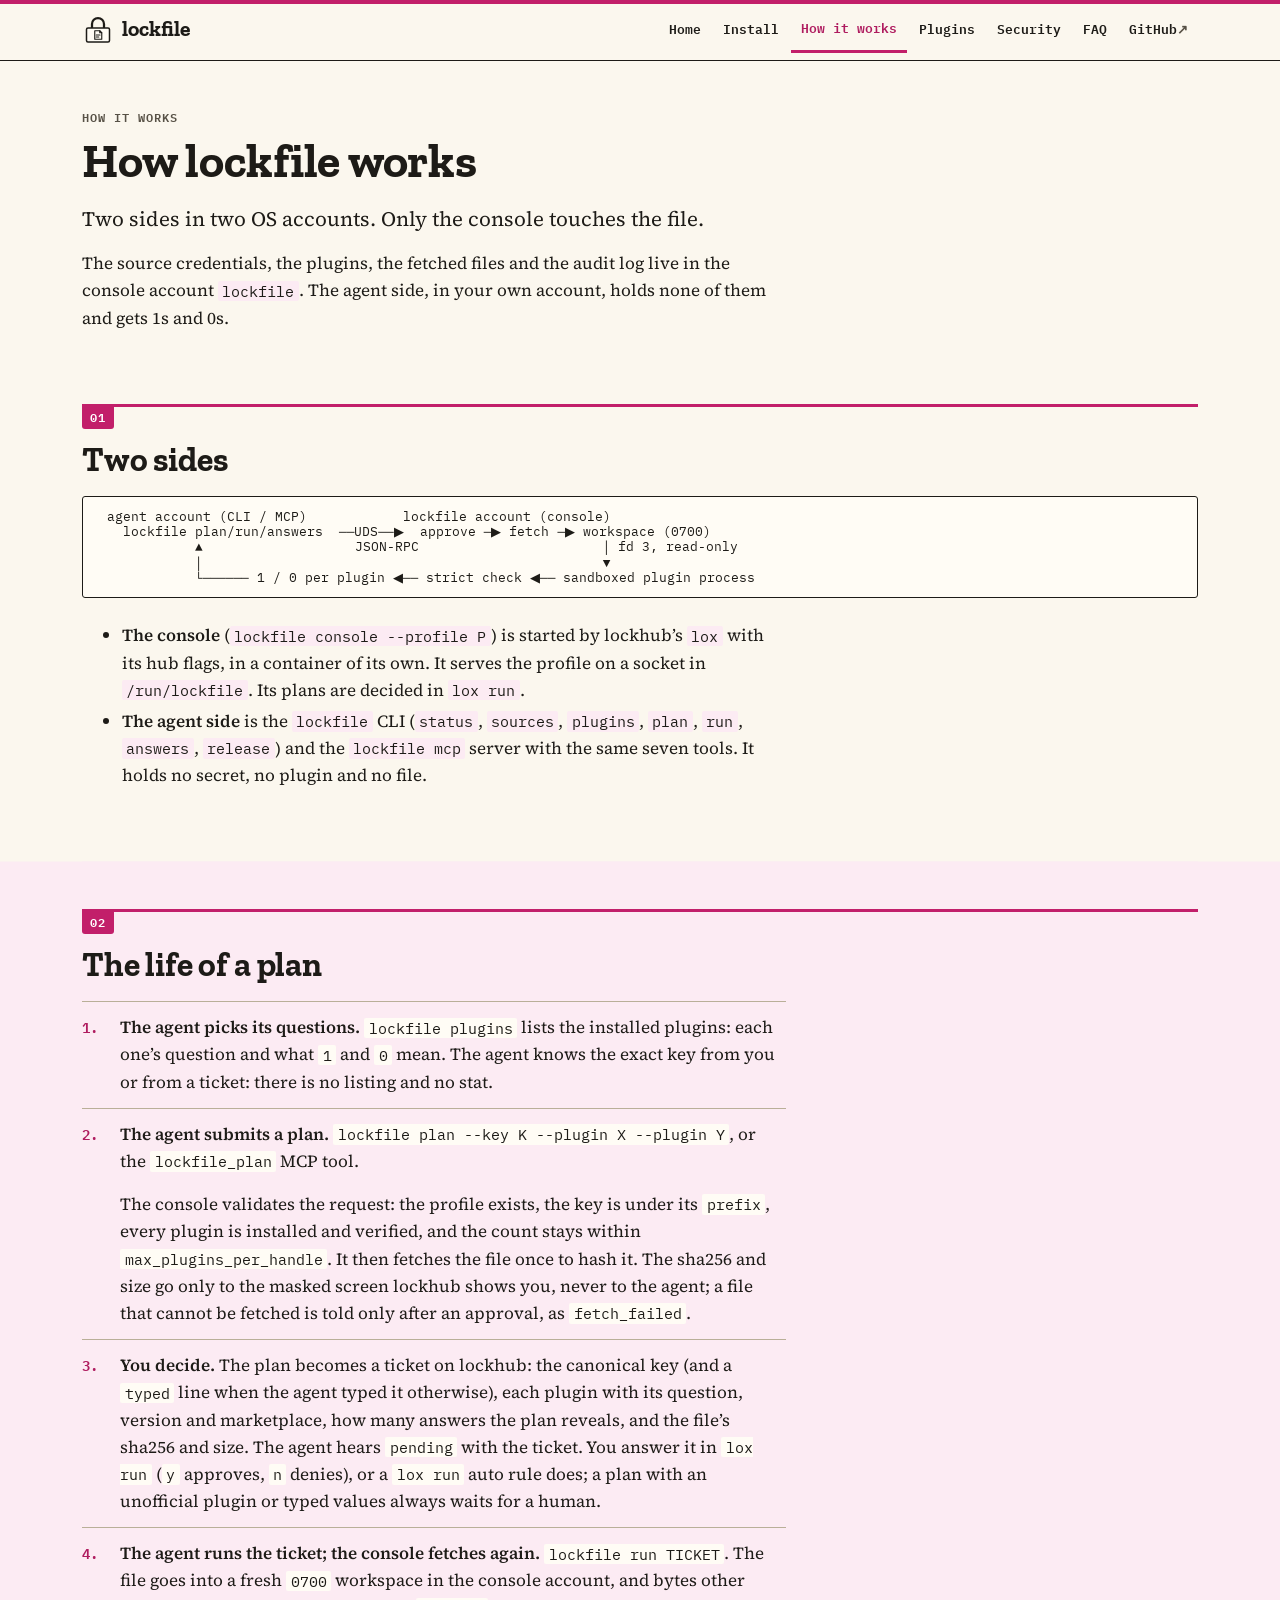
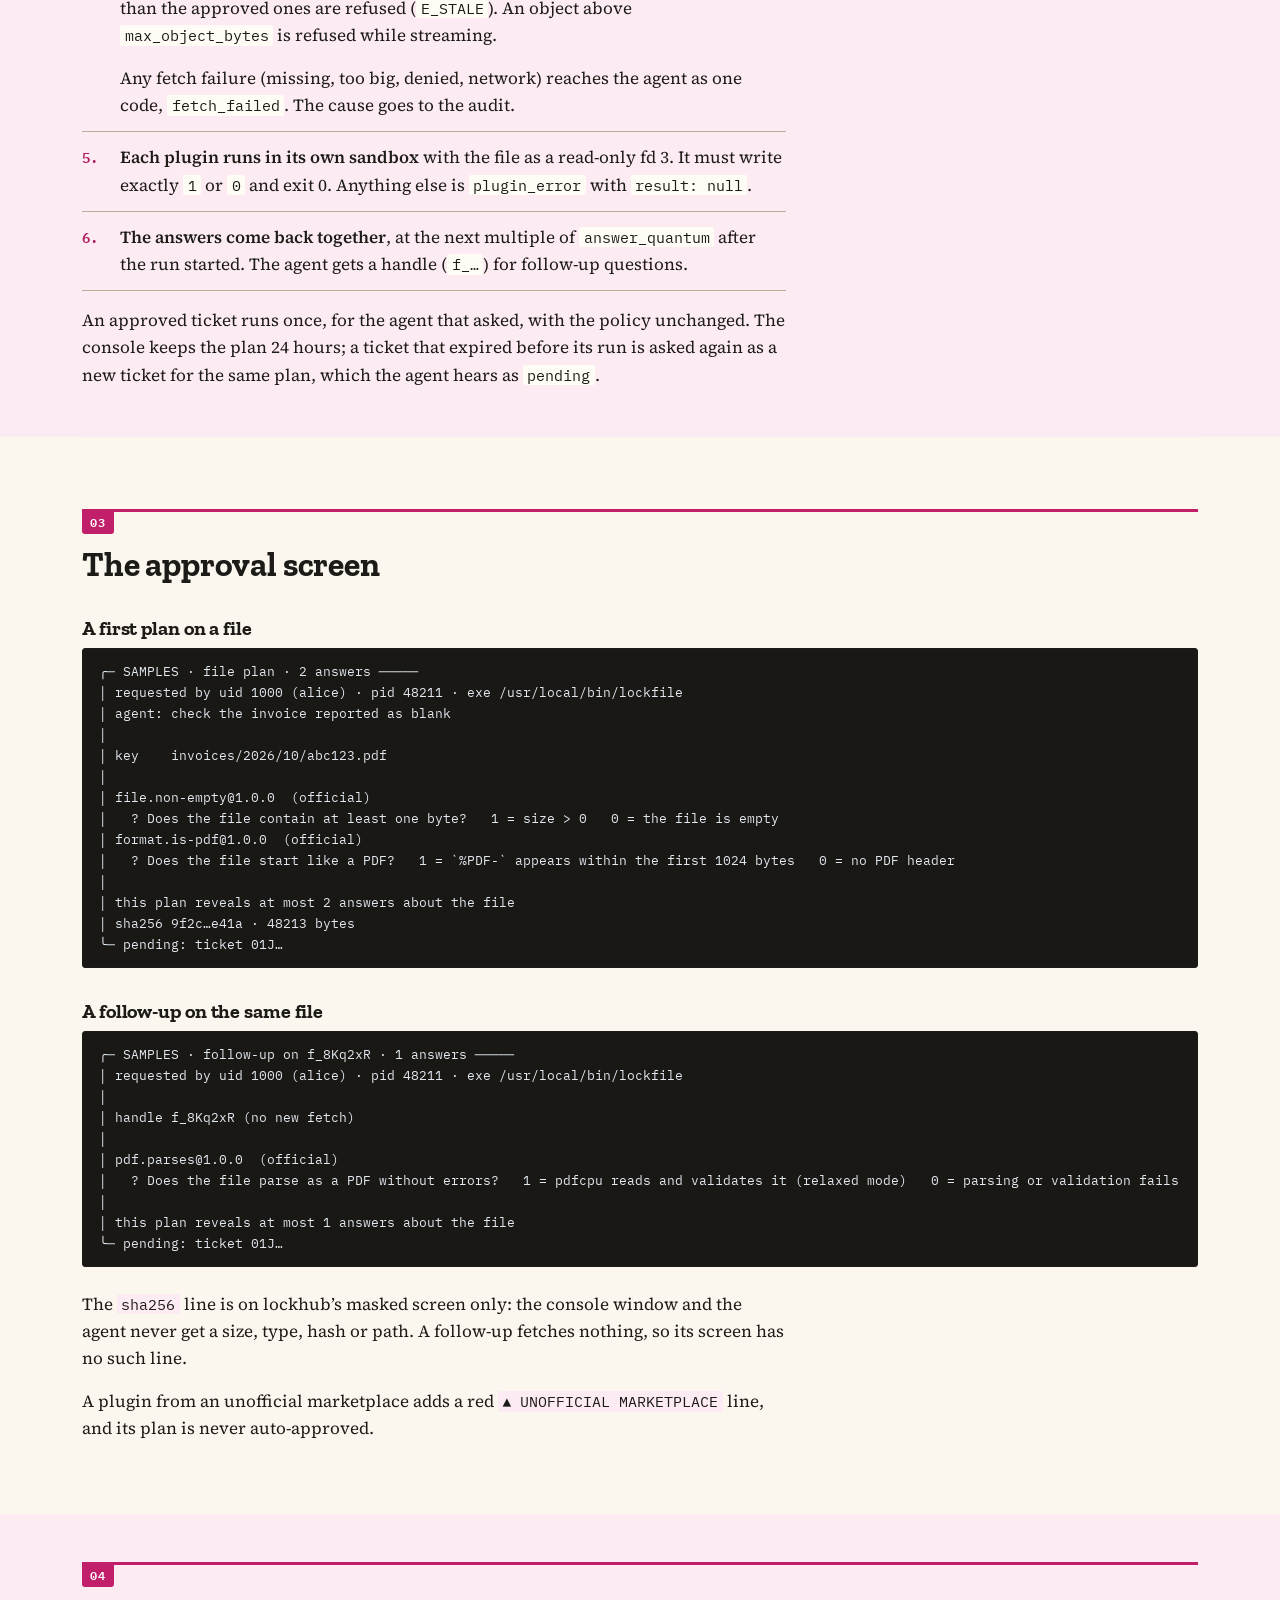
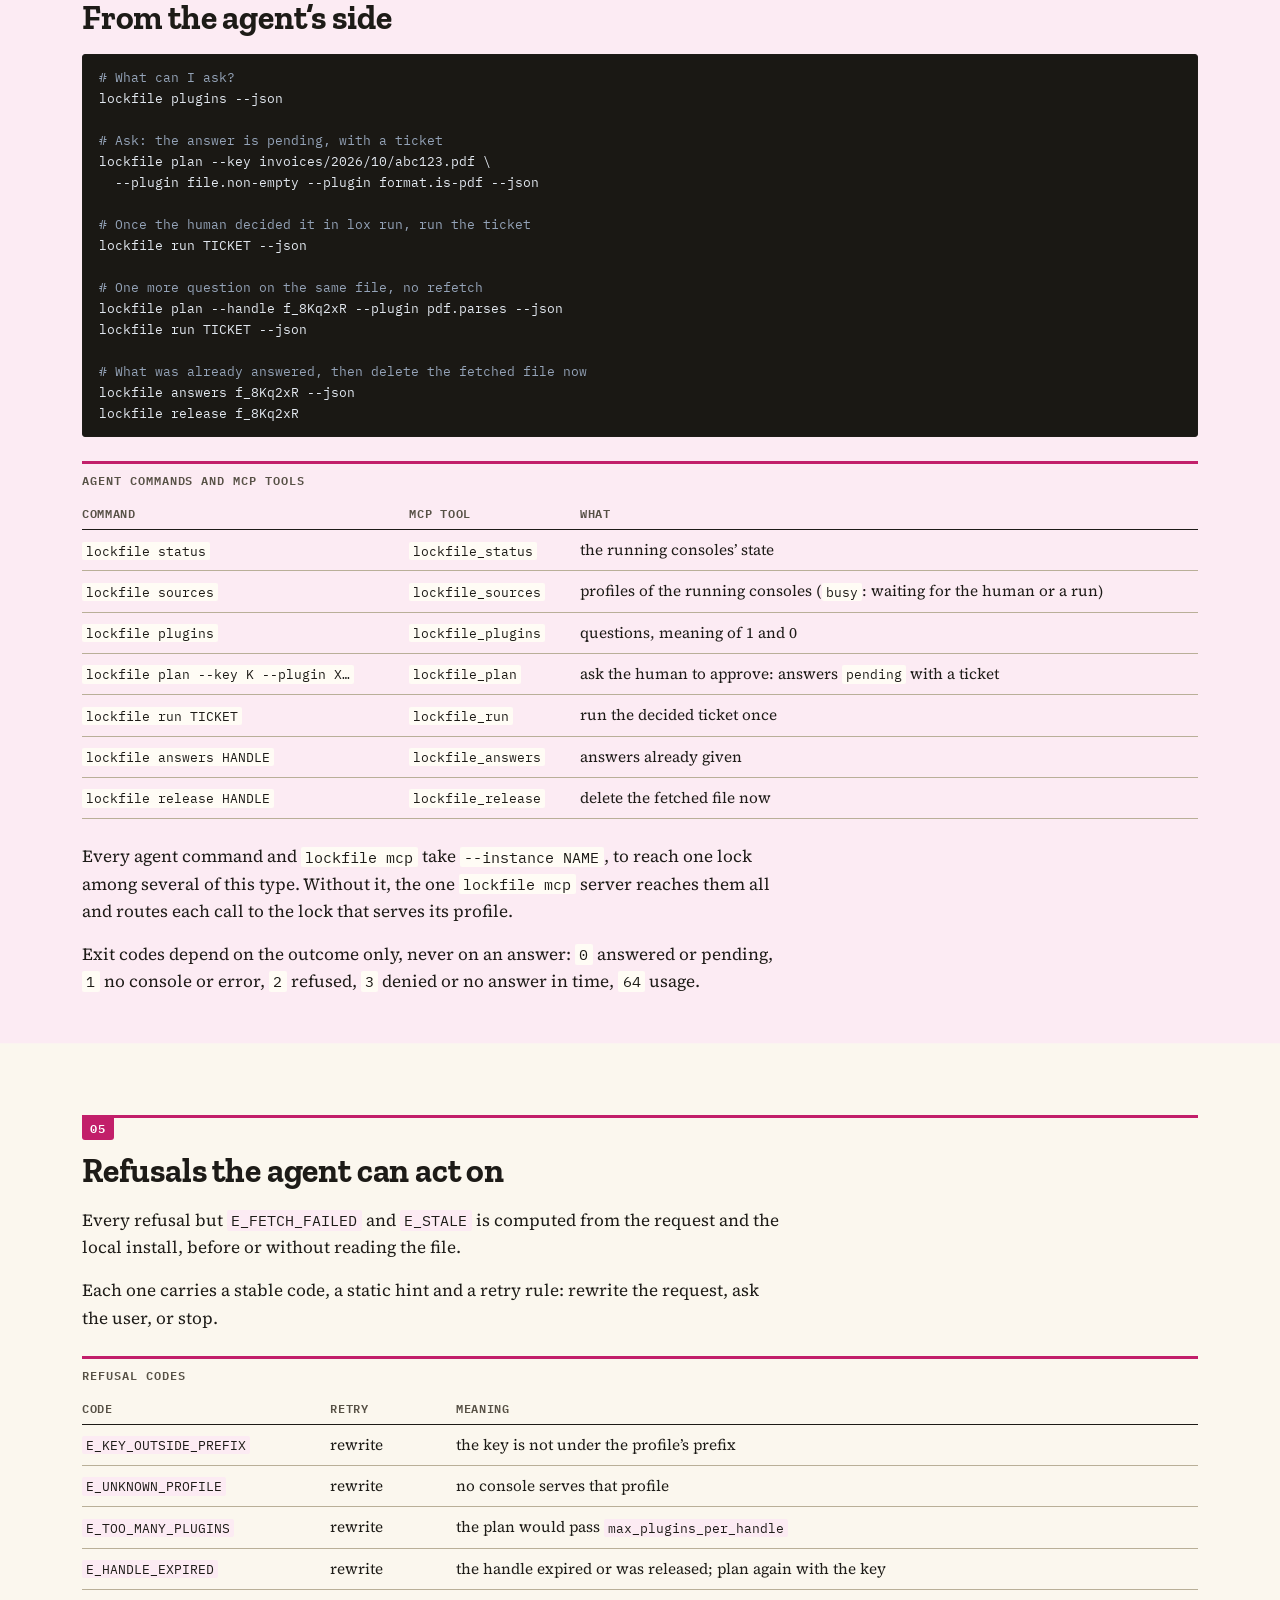
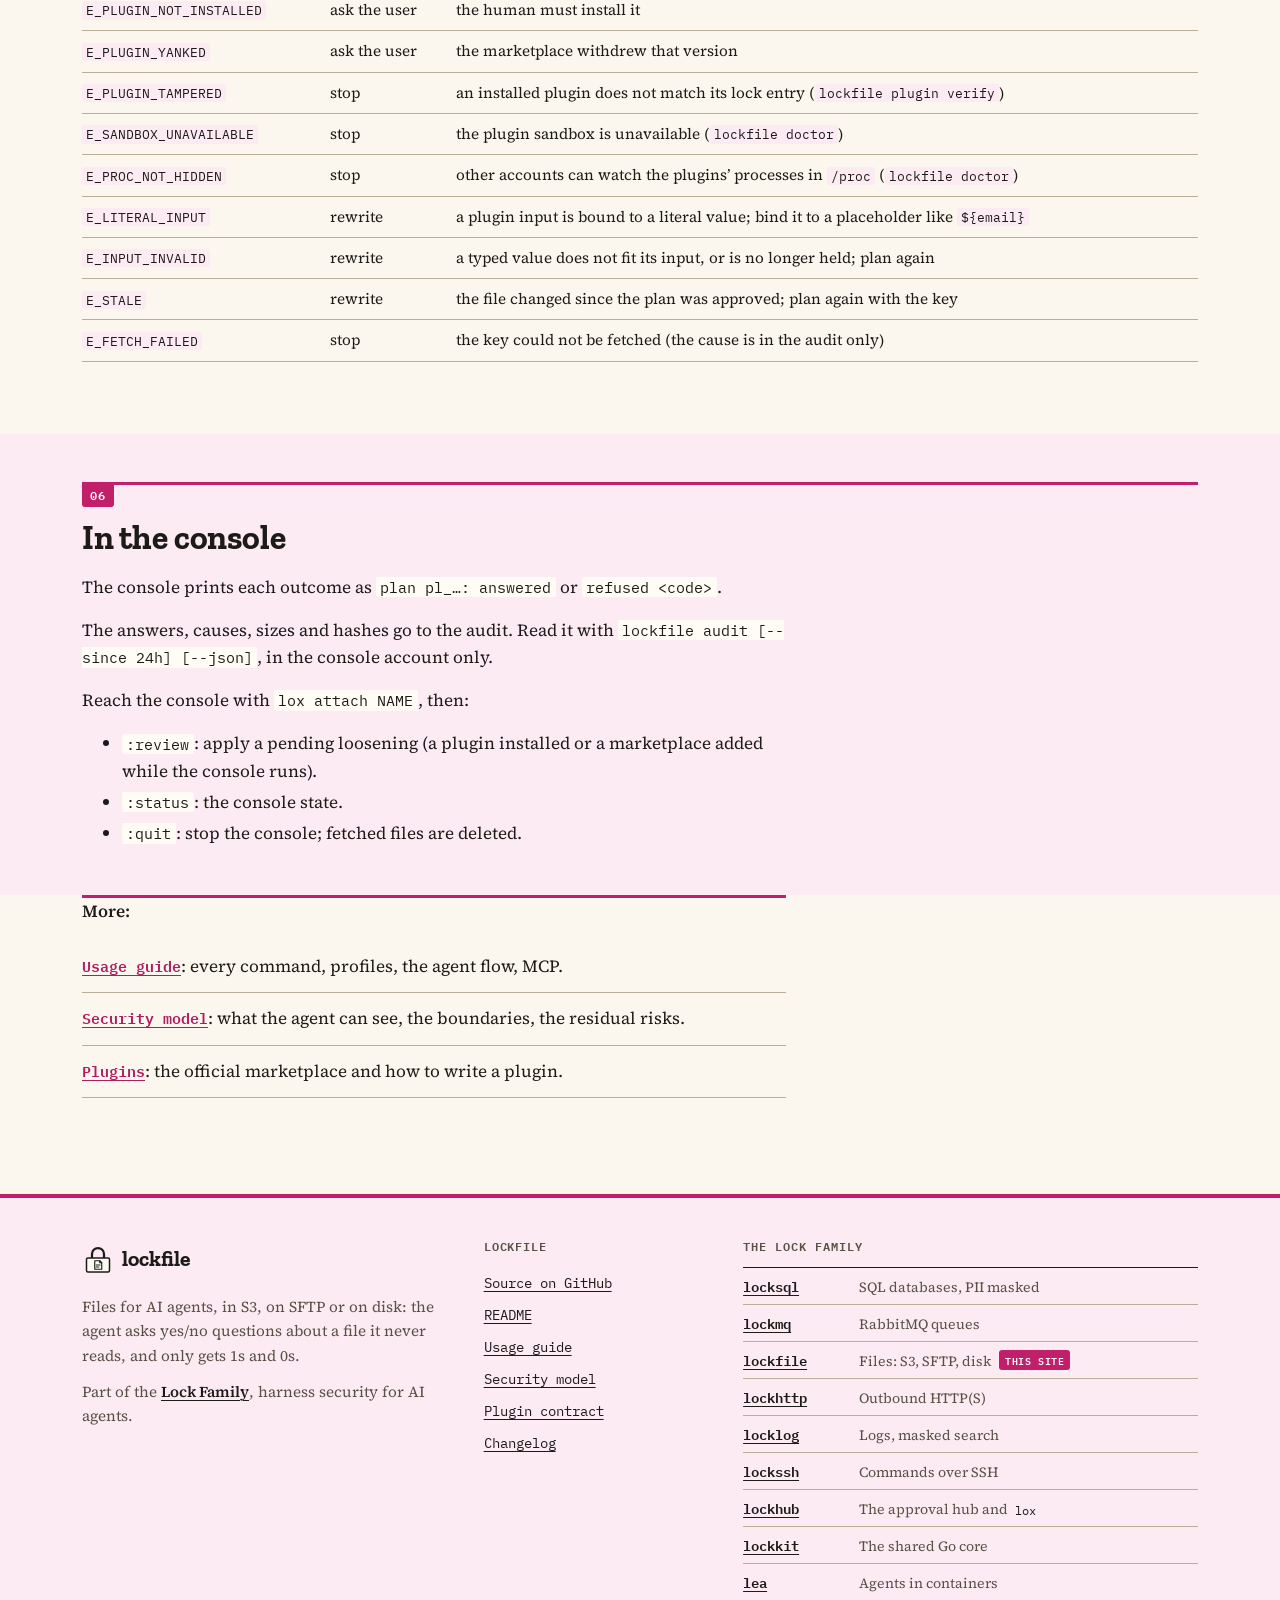
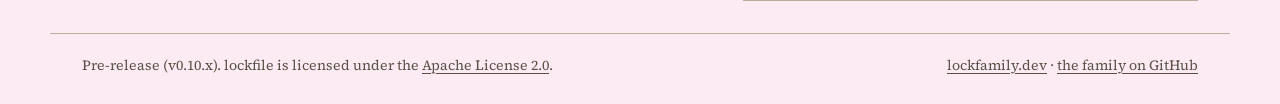
<file: site/how-it-works/index.html>
<!doctype html>
<html lang="en" data-accent="lockfile">
<head>
  <meta charset="utf-8">
  <meta name="viewport" content="width=device-width, initial-scale=1">
  <title>How lockfile works: two accounts, one bit per plugin</title>
  <meta name="description" content="How lockfile works: the agent submits a plan, you approve it in lox run, the console fetches the file and runs sandboxed plugins, and only 1s and 0s come back.">
  <meta name="color-scheme" content="light dark">
  <meta name="theme-color" content="#fbf7ee" media="(prefers-color-scheme: light)">
  <meta name="theme-color" content="#1f1d26" media="(prefers-color-scheme: dark)">
  <link rel="canonical" href="https://davidgodefroid.github.io/lockfile/how-it-works/">
  <meta property="og:type" content="website">
  <meta property="og:site_name" content="lockfile">
  <meta property="og:title" content="How lockfile works: two accounts, one bit per plugin">
  <meta property="og:description" content="How lockfile works: the agent submits a plan, you approve it in lox run, the console fetches the file and runs sandboxed plugins, and only 1s and 0s come back.">
  <meta property="og:url" content="https://davidgodefroid.github.io/lockfile/how-it-works/">
  <meta property="og:image" content="https://davidgodefroid.github.io/lockfile/assets/og.png">
  <meta property="og:image:type" content="image/png">
  <meta property="og:image:width" content="1200">
  <meta property="og:image:height" content="630">
  <meta property="og:image:alt" content="lockfile: your agent asks about the file. It never reads it.">
  <meta property="og:locale" content="en_US">
  <meta name="twitter:card" content="summary_large_image">
  <meta name="twitter:title" content="How lockfile works: two accounts, one bit per plugin">
  <meta name="twitter:description" content="How lockfile works: the agent submits a plan, you approve it in lox run, the console fetches the file and runs sandboxed plugins, and only 1s and 0s come back.">
  <meta name="twitter:image" content="https://davidgodefroid.github.io/lockfile/assets/og.png">
  <meta name="twitter:image:alt" content="lockfile: your agent asks about the file. It never reads it.">
  <link rel="icon" href="../assets/logo.svg" type="image/svg+xml">
  <link rel="apple-touch-icon" href="../assets/apple-touch-icon.png">
  <link rel="preload" href="../assets/fonts/zilla-slab-700.woff2" as="font" type="font/woff2" crossorigin>
  <link rel="preload" href="../assets/fonts/source-serif-4-400.woff2" as="font" type="font/woff2" crossorigin>
  <link rel="stylesheet" href="../assets/tokens.css">
  <link rel="stylesheet" href="../assets/lock-site.css">
  <script src="../assets/anchors.js" defer></script>
  <script src="../assets/copy.js" defer></script>
</head>
<body>
  <a class="skip-link" href="#main">Skip to content</a>
  <header class="site-header">
    <div class="wrap">
      <a class="brand" href="../"><img src="../assets/logo.svg" alt="" width="32" height="32"><span class="wordmark">lockfile</span></a>
      <nav class="site-nav" aria-label="Main">
        <ul>
          <li><a href="../">Home</a></li>
          <li><a href="../install/">Install</a></li>
          <li><a href="../how-it-works/" aria-current="page">How it works</a></li>
          <li><a href="../plugins/">Plugins</a></li>
          <li><a href="../security/">Security</a></li>
          <li><a href="../faq/">FAQ</a></li>
          <li><a href="https://github.com/DavidGodefroid/lockfile">GitHub</a></li>
        </ul>
      </nav>
    </div>
  </header>
  <main id="main" tabindex="-1">
    <div class="wrap">

<p class="eyebrow">How it works</p>
<h1>How lockfile works</h1>
<div class="prose">
  <p class="lead">Two sides in two OS accounts. Only the console touches the file.</p>
  <p>The source credentials, the plugins, the fetched files and the audit log live in the console account <code>lockfile</code>. The agent side, in your own account, holds none of them and gets 1s and 0s.</p>
</div>

<section aria-labelledby="processes">
  <h2 id="processes">Two sides</h2>
  <pre tabindex="0" class="diagram" role="img" aria-label="Process layout: the agent account runs lockfile plan, run and answers or the lockfile MCP server, and talks over a Unix socket with JSON-RPC to the console in the lockfile account; the console has the plan approved, fetches the file into a 0700 workspace, passes it read-only as fd 3 to a sandboxed plugin process, checks the answer strictly and returns 1 or 0 per plugin."><code> agent account (CLI / MCP)            lockfile account (console)
   lockfile plan/run/answers  ──UDS──▶  approve ─▶ fetch ─▶ workspace (0700)
            ▲                   JSON-RPC                       │ fd 3, read-only
            │                                                  ▼
            └────── 1 / 0 per plugin ◀── strict check ◀── sandboxed plugin process</code></pre>
  <ul class="prose">
    <li><strong>The console</strong> (<code>lockfile console --profile P</code>) is started by lockhub’s <code>lox</code> with its hub flags, in a container of its own. It serves the profile on a socket in <code>/run/lockfile</code>. Its plans are decided in <code>lox run</code>.</li>
    <li><strong>The agent side</strong> is the <code>lockfile</code> CLI (<code>status</code>, <code>sources</code>, <code>plugins</code>, <code>plan</code>, <code>run</code>, <code>answers</code>, <code>release</code>) and the <code>lockfile mcp</code> server with the same seven tools. It holds no secret, no plugin and no file.</li>
  </ul>
</section>

<section aria-labelledby="life">
  <h2 id="life">The life of a plan</h2>
  <ol class="steps prose">
    <li><p><strong>The agent picks its questions.</strong> <code>lockfile plugins</code> lists the installed plugins: each one’s question and what <code>1</code> and <code>0</code> mean. The agent knows the exact key from you or from a ticket: there is no listing and no stat.</p></li>
    <li><p><strong>The agent submits a plan.</strong> <code>lockfile plan --key K --plugin X --plugin Y</code>, or the <code>lockfile_plan</code> MCP tool.</p>
      <p>The console validates the request: the profile exists, the key is under its <code>prefix</code>, every plugin is installed and verified, and the count stays within <code>max_plugins_per_handle</code>. It then fetches the file once to hash it. The sha256 and size go only to the masked screen lockhub shows you, never to the agent; a file that cannot be fetched is told only after an approval, as <code>fetch_failed</code>.</p></li>
    <li><p><strong>You decide.</strong> The plan becomes a ticket on lockhub: the canonical key (and a <code>typed</code> line when the agent typed it otherwise), each plugin with its question, version and marketplace, how many answers the plan reveals, and the file’s sha256 and size. The agent hears <code>pending</code> with the ticket. You answer it in <code>lox run</code> (<code>y</code> approves, <code>n</code> denies), or a <code>lox run</code> auto rule does; a plan with an unofficial plugin or typed values always waits for a human.</p></li>
    <li><p><strong>The agent runs the ticket; the console fetches again.</strong> <code>lockfile run TICKET</code>. The file goes into a fresh <code>0700</code> workspace in the console account, and bytes other than the approved ones are refused (<code>E_STALE</code>). An object above <code>max_object_bytes</code> is refused while streaming.</p>
      <p>Any fetch failure (missing, too big, denied, network) reaches the agent as one code, <code>fetch_failed</code>. The cause goes to the audit.</p></li>
    <li><p><strong>Each plugin runs in its own sandbox</strong> with the file as a read-only fd 3. It must write exactly <code>1</code> or <code>0</code> and exit 0. Anything else is <code>plugin_error</code> with <code>result: null</code>.</p></li>
    <li><p><strong>The answers come back together</strong>, at the next multiple of <code>answer_quantum</code> after the run started. The agent gets a handle (<code>f_…</code>) for follow-up questions.</p></li>
  </ol>
  <p class="prose">An approved ticket runs once, for the agent that asked, with the policy unchanged. The console keeps the plan 24 hours; a ticket that expired before its run is asked again as a new ticket for the same plan, which the agent hears as <code>pending</code>.</p>
</section>

<section aria-labelledby="screen">
  <h2 id="screen">The approval screen</h2>
  <h3 id="first-plan">A first plan on a file</h3>
  <pre tabindex="0" class="term"><code>╭─ SAMPLES · file plan · 2 answers ─────
│ requested by uid 1000 (alice) · pid 48211 · exe /usr/local/bin/lockfile
│ agent: check the invoice reported as blank
│
│ key    invoices/2026/10/abc123.pdf
│
│ file.non-empty@1.0.0  (official)
│   ? Does the file contain at least one byte?   1 = size &gt; 0   0 = the file is empty
│ format.is-pdf@1.0.0  (official)
│   ? Does the file start like a PDF?   1 = `%PDF-` appears within the first 1024 bytes   0 = no PDF header
│
│ this plan reveals at most 2 answers about the file
│ sha256 9f2c…e41a · 48213 bytes
╰─ pending: ticket 01J…</code></pre>
  <h3 id="follow-up">A follow-up on the same file</h3>
  <pre tabindex="0" class="term"><code>╭─ SAMPLES · follow-up on f_8Kq2xR · 1 answers ─────
│ requested by uid 1000 (alice) · pid 48211 · exe /usr/local/bin/lockfile
│
│ handle f_8Kq2xR (no new fetch)
│
│ pdf.parses@1.0.0  (official)
│   ? Does the file parse as a PDF without errors?   1 = pdfcpu reads and validates it (relaxed mode)   0 = parsing or validation fails
│
│ this plan reveals at most 1 answers about the file
╰─ pending: ticket 01J…</code></pre>
  <div class="prose">
    <p>The <code>sha256</code> line is on lockhub’s masked screen only: the console window and the agent never get a size, type, hash or path. A follow-up fetches nothing, so its screen has no such line.</p>
    <p>A plugin from an unofficial marketplace adds a red <code>▲ UNOFFICIAL MARKETPLACE</code> line, and its plan is never auto-approved.</p>
  </div>
</section>

<section aria-labelledby="flow">
  <h2 id="flow">From the agent’s side</h2>
  <pre tabindex="0" class="term"><code><span class="cmt"># What can I ask?</span>
lockfile plugins --json

<span class="cmt"># Ask: the answer is pending, with a ticket</span>
lockfile plan --key invoices/2026/10/abc123.pdf \
  --plugin file.non-empty --plugin format.is-pdf --json

<span class="cmt"># Once the human decided it in lox run, run the ticket</span>
lockfile run TICKET --json

<span class="cmt"># One more question on the same file, no refetch</span>
lockfile plan --handle f_8Kq2xR --plugin pdf.parses --json
lockfile run TICKET --json

<span class="cmt"># What was already answered, then delete the fetched file now</span>
lockfile answers f_8Kq2xR --json
lockfile release f_8Kq2xR</code></pre>
  <div class="table-wrap" role="region" aria-label="Agent commands and MCP tools" tabindex="0">
  <table>
  <caption>Agent commands and MCP tools</caption>
  <thead><tr><th scope="col">Command</th><th scope="col">MCP tool</th><th scope="col">What</th></tr></thead>
  <tbody>
  <tr><td><code>lockfile status</code></td><td><code>lockfile_status</code></td><td>the running consoles’ state</td></tr>
  <tr><td><code>lockfile sources</code></td><td><code>lockfile_sources</code></td><td>profiles of the running consoles (<code>busy</code>: waiting for the human or a run)</td></tr>
  <tr><td><code>lockfile plugins</code></td><td><code>lockfile_plugins</code></td><td>questions, meaning of 1 and 0</td></tr>
  <tr><td><code>lockfile plan --key K --plugin X…</code></td><td><code>lockfile_plan</code></td><td>ask the human to approve: answers <code>pending</code> with a ticket</td></tr>
  <tr><td><code>lockfile run TICKET</code></td><td><code>lockfile_run</code></td><td>run the decided ticket once</td></tr>
  <tr><td><code>lockfile answers HANDLE</code></td><td><code>lockfile_answers</code></td><td>answers already given</td></tr>
  <tr><td><code>lockfile release HANDLE</code></td><td><code>lockfile_release</code></td><td>delete the fetched file now</td></tr>
  </tbody>
  </table>
  </div>
  <div class="prose">
    <p>Every agent command and <code>lockfile mcp</code> take <code>--instance NAME</code>, to reach one lock among several of this type. Without it, the one <code>lockfile mcp</code> server reaches them all and routes each call to the lock that serves its profile.</p>
    <p>Exit codes depend on the outcome only, never on an answer: <code>0</code> answered or pending, <code>1</code> no console or error, <code>2</code> refused, <code>3</code> denied or no answer in time, <code>64</code> usage.</p>
  </div>
</section>

<section aria-labelledby="refusals">
  <h2 id="refusals">Refusals the agent can act on</h2>
  <div class="prose">
    <p>Every refusal but <code>E_FETCH_FAILED</code> and <code>E_STALE</code> is computed from the request and the local install, before or without reading the file.</p>
    <p>Each one carries a stable code, a static hint and a retry rule: rewrite the request, ask the user, or stop.</p>
  </div>
  <div class="table-wrap" role="region" aria-label="Refusal codes" tabindex="0">
  <table>
  <caption>Refusal codes</caption>
  <thead><tr><th scope="col">Code</th><th scope="col">Retry</th><th scope="col">Meaning</th></tr></thead>
  <tbody>
  <tr><td><code>E_KEY_OUTSIDE_PREFIX</code></td><td>rewrite</td><td>the key is not under the profile’s prefix</td></tr>
  <tr><td><code>E_UNKNOWN_PROFILE</code></td><td>rewrite</td><td>no console serves that profile</td></tr>
  <tr><td><code>E_TOO_MANY_PLUGINS</code></td><td>rewrite</td><td>the plan would pass <code>max_plugins_per_handle</code></td></tr>
  <tr><td><code>E_HANDLE_EXPIRED</code></td><td>rewrite</td><td>the handle expired or was released; plan again with the key</td></tr>
  <tr><td><code>E_PLUGIN_NOT_INSTALLED</code></td><td>ask the user</td><td>the human must install it</td></tr>
  <tr><td><code>E_PLUGIN_YANKED</code></td><td>ask the user</td><td>the marketplace withdrew that version</td></tr>
  <tr><td><code>E_PLUGIN_TAMPERED</code></td><td>stop</td><td>an installed plugin does not match its lock entry (<code>lockfile plugin verify</code>)</td></tr>
  <tr><td><code>E_SANDBOX_UNAVAILABLE</code></td><td>stop</td><td>the plugin sandbox is unavailable (<code>lockfile doctor</code>)</td></tr>
  <tr><td><code>E_PROC_NOT_HIDDEN</code></td><td>stop</td><td>other accounts can watch the plugins’ processes in <code>/proc</code> (<code>lockfile doctor</code>)</td></tr>
  <tr><td><code>E_LITERAL_INPUT</code></td><td>rewrite</td><td>a plugin input is bound to a literal value; bind it to a placeholder like <code>${email}</code></td></tr>
  <tr><td><code>E_INPUT_INVALID</code></td><td>rewrite</td><td>a typed value does not fit its input, or is no longer held; plan again</td></tr>
  <tr><td><code>E_STALE</code></td><td>rewrite</td><td>the file changed since the plan was approved; plan again with the key</td></tr>
  <tr><td><code>E_FETCH_FAILED</code></td><td>stop</td><td>the key could not be fetched (the cause is in the audit only)</td></tr>
  </tbody>
  </table>
  </div>
</section>

<section aria-labelledby="console">
  <h2 id="console">In the console</h2>
  <div class="prose">
    <p>The console prints each outcome as <code>plan pl_…: answered</code> or <code>refused &lt;code&gt;</code>.</p>
    <p>The answers, causes, sizes and hashes go to the audit. Read it with <code>lockfile audit [--since 24h] [--json]</code>, in the console account only.</p>
    <p>Reach the console with <code>lox attach NAME</code>, then:</p>
    <ul>
      <li><code>:review</code>: apply a pending loosening (a plugin installed or a marketplace added while the console runs).</li>
      <li><code>:status</code>: the console state.</li>
      <li><code>:quit</code>: stop the console; fetched files are deleted.</li>
    </ul>
  </div>
</section>

<div class="more prose">
  <p><strong>More:</strong></p>
  <ul>
    <li><a href="https://github.com/DavidGodefroid/lockfile/blob/main/docs/usage.md">Usage guide</a>: every command, profiles, the agent flow, MCP.</li>
    <li><a href="../security/">Security model</a>: what the agent can see, the boundaries, the residual risks.</li>
    <li><a href="../plugins/">Plugins</a>: the official marketplace and how to write a plugin.</li>
  </ul>
</div>

    </div>
  </main>
  <footer class="site-footer">
    <div class="wrap footer-grid">
      <div class="footer-about">
        <a class="brand" href="../"><img src="../assets/logo.svg" alt="" width="32" height="32"><span class="wordmark">lockfile</span></a>
        <p>Files for AI agents, in S3, on SFTP or on disk: the agent asks yes/no questions about a file it never reads, and only gets 1s and 0s.</p>
        <p class="family-link">Part of the <a href="https://lockfamily.dev">Lock Family</a>, harness security for AI agents.</p>
      </div>
      <nav aria-labelledby="footer-lock">
        <h2 id="footer-lock">lockfile</h2>
        <ul>
          <li><a href="https://github.com/DavidGodefroid/lockfile">Source on GitHub</a></li>
          <li><a href="https://github.com/DavidGodefroid/lockfile/blob/main/README.md">README</a></li>
          <li><a href="https://github.com/DavidGodefroid/lockfile/blob/main/docs/usage.md">Usage guide</a></li>
          <li><a href="https://github.com/DavidGodefroid/lockfile/blob/main/docs/security-model.md">Security model</a></li>
          <li><a href="https://github.com/DavidGodefroid/lockfile/blob/main/docs/plugin-contract.md">Plugin contract</a></li>
          <li><a href="https://github.com/DavidGodefroid/lockfile/blob/main/CHANGELOG.md">Changelog</a></li>
        </ul>
      </nav>
      <nav class="family-strip" aria-labelledby="footer-family">
        <h2 id="footer-family">The Lock Family</h2>
        <ul>
          <li data-lock="locksql"><a href="https://github.com/DavidGodefroid/locksql">locksql</a><span>SQL databases, PII masked</span></li>
          <li data-lock="lockmq"><a href="https://github.com/DavidGodefroid/lockmq">lockmq</a><span>RabbitMQ queues</span></li>
          <li data-lock="lockfile" aria-current="true"><a href="https://github.com/DavidGodefroid/lockfile">lockfile</a><span>Files: S3, SFTP, disk</span></li>
          <li data-lock="lockhttp"><a href="https://github.com/DavidGodefroid/lockhttp">lockhttp</a><span>Outbound HTTP(S)</span></li>
          <li data-lock="locklog"><a href="https://github.com/DavidGodefroid/locklog">locklog</a><span>Logs, masked search</span></li>
          <li data-lock="lockssh"><a href="https://github.com/DavidGodefroid/lockssh">lockssh</a><span>Commands over SSH</span></li>
          <li data-lock="lockhub"><a href="https://github.com/DavidGodefroid/lockhub">lockhub</a><span>The approval hub and <code>lox</code></span></li>
          <li data-lock="lockkit"><a href="https://github.com/DavidGodefroid/lockkit">lockkit</a><span>The shared Go core</span></li>
          <li data-lock="lea"><a href="https://github.com/DavidGodefroid/lea">lea</a><span>Agents in containers</span></li>
        </ul>
      </nav>
    </div>
    <div class="wrap footer-bottom">
      <p>Pre-release (v0.10.x). lockfile is licensed under the <a href="https://github.com/DavidGodefroid/lockfile/blob/main/LICENSE">Apache License 2.0</a>.</p>
      <p><a href="https://lockfamily.dev">lockfamily.dev</a> · <a href="https://github.com/DavidGodefroid/lockfamily">the family on GitHub</a></p>
    </div>
  </footer>
</body>
</html>
</file>
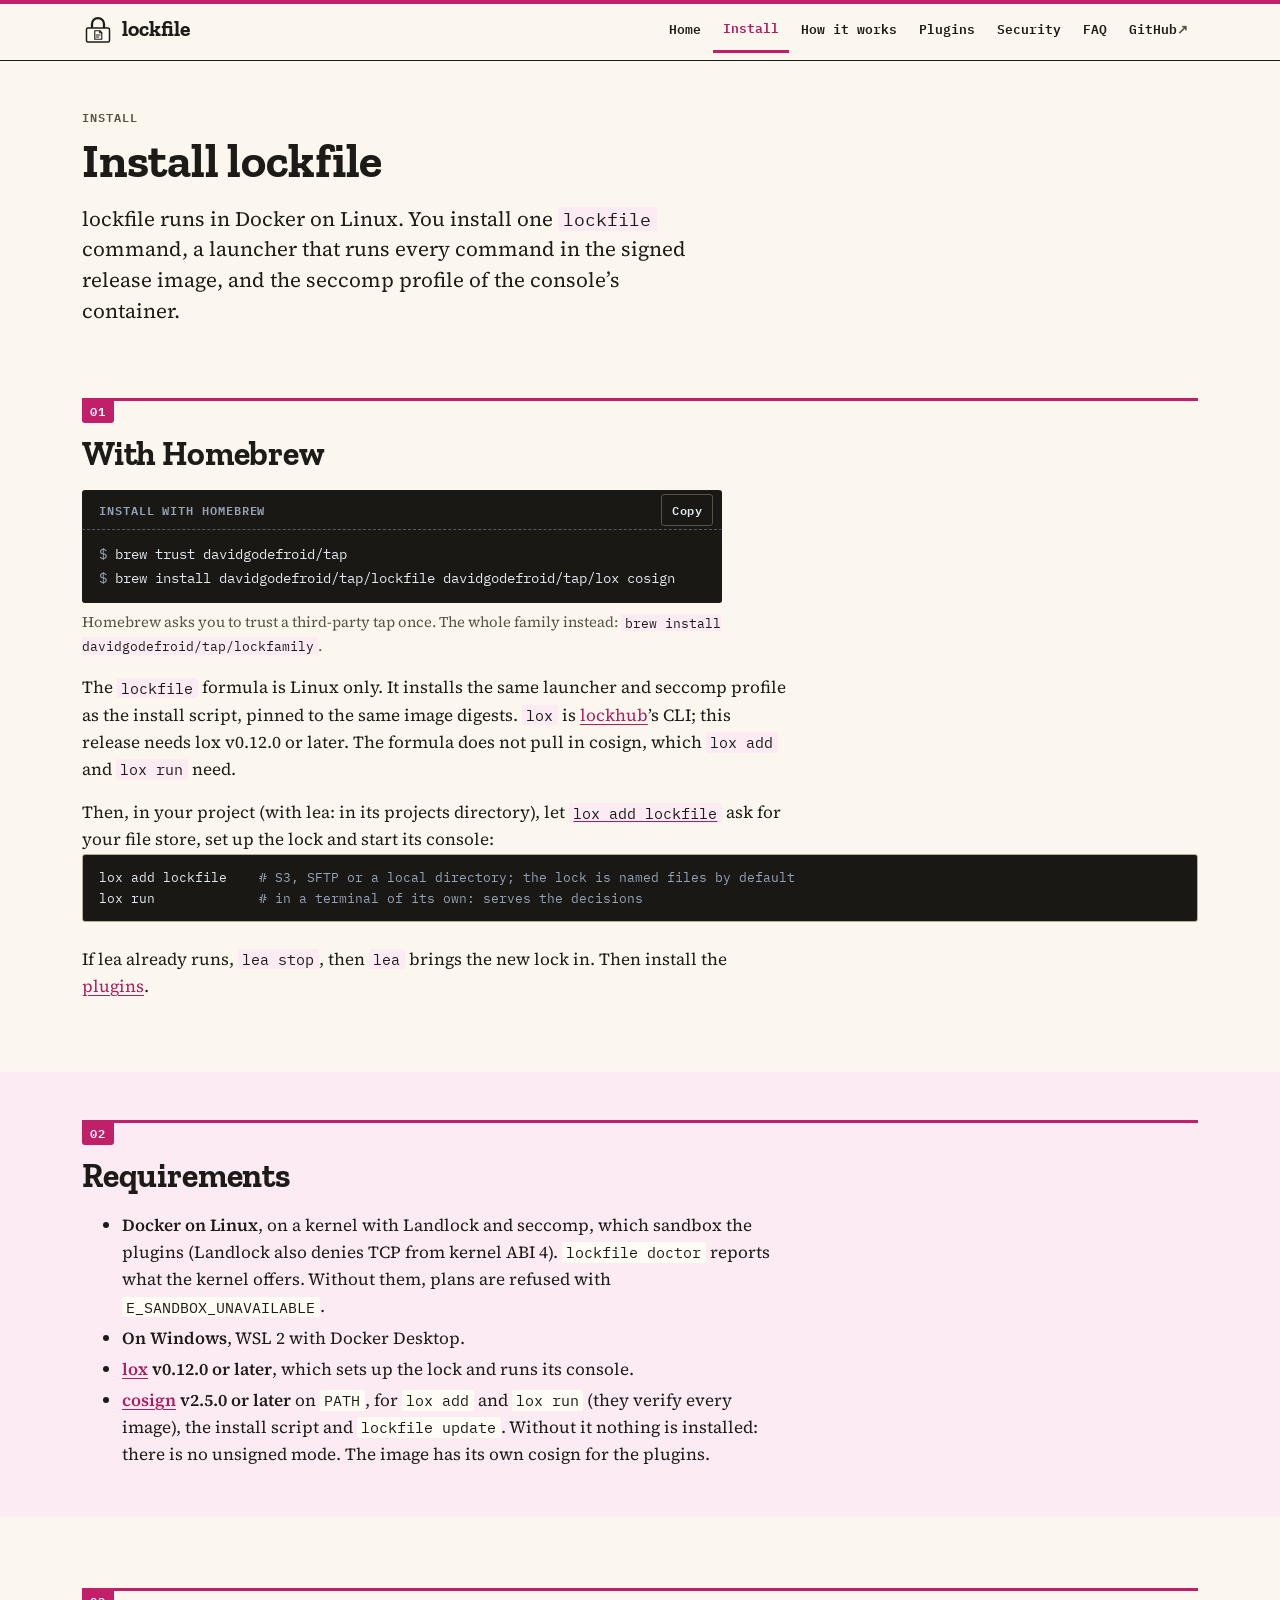
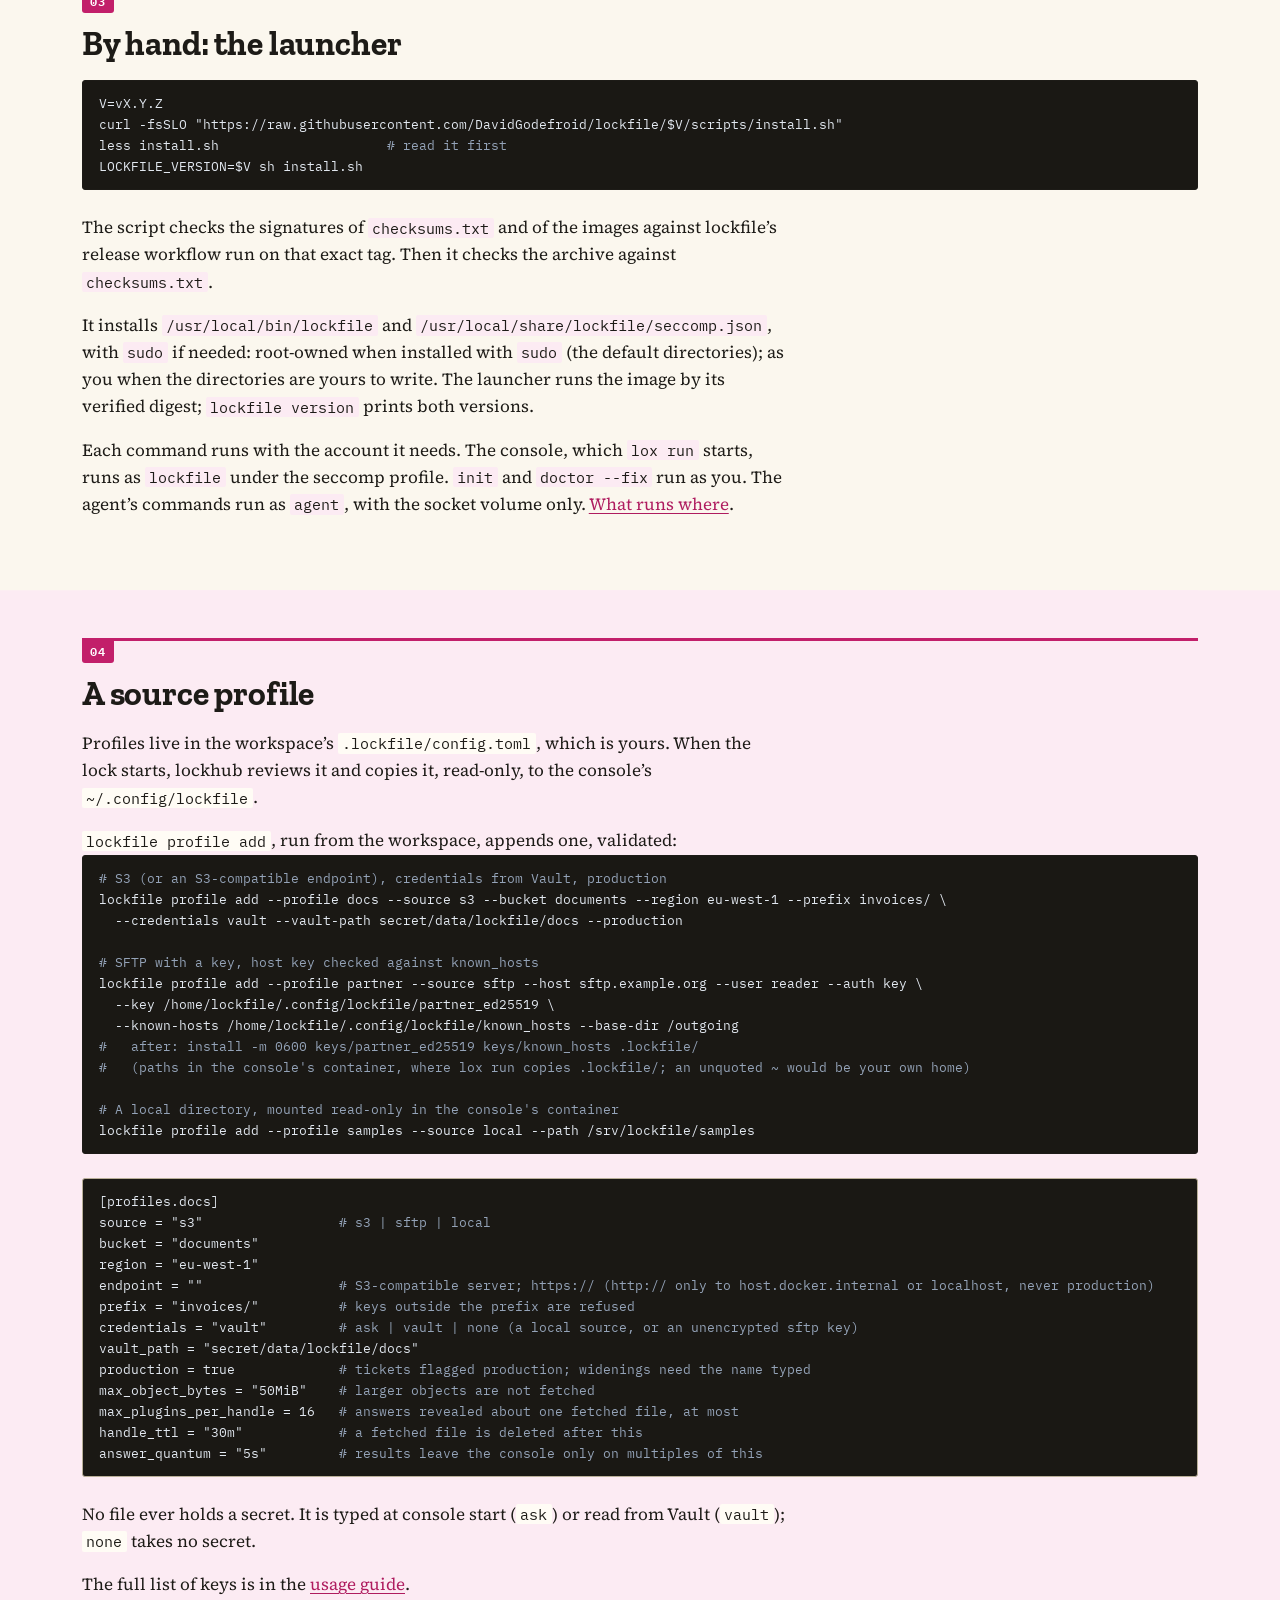
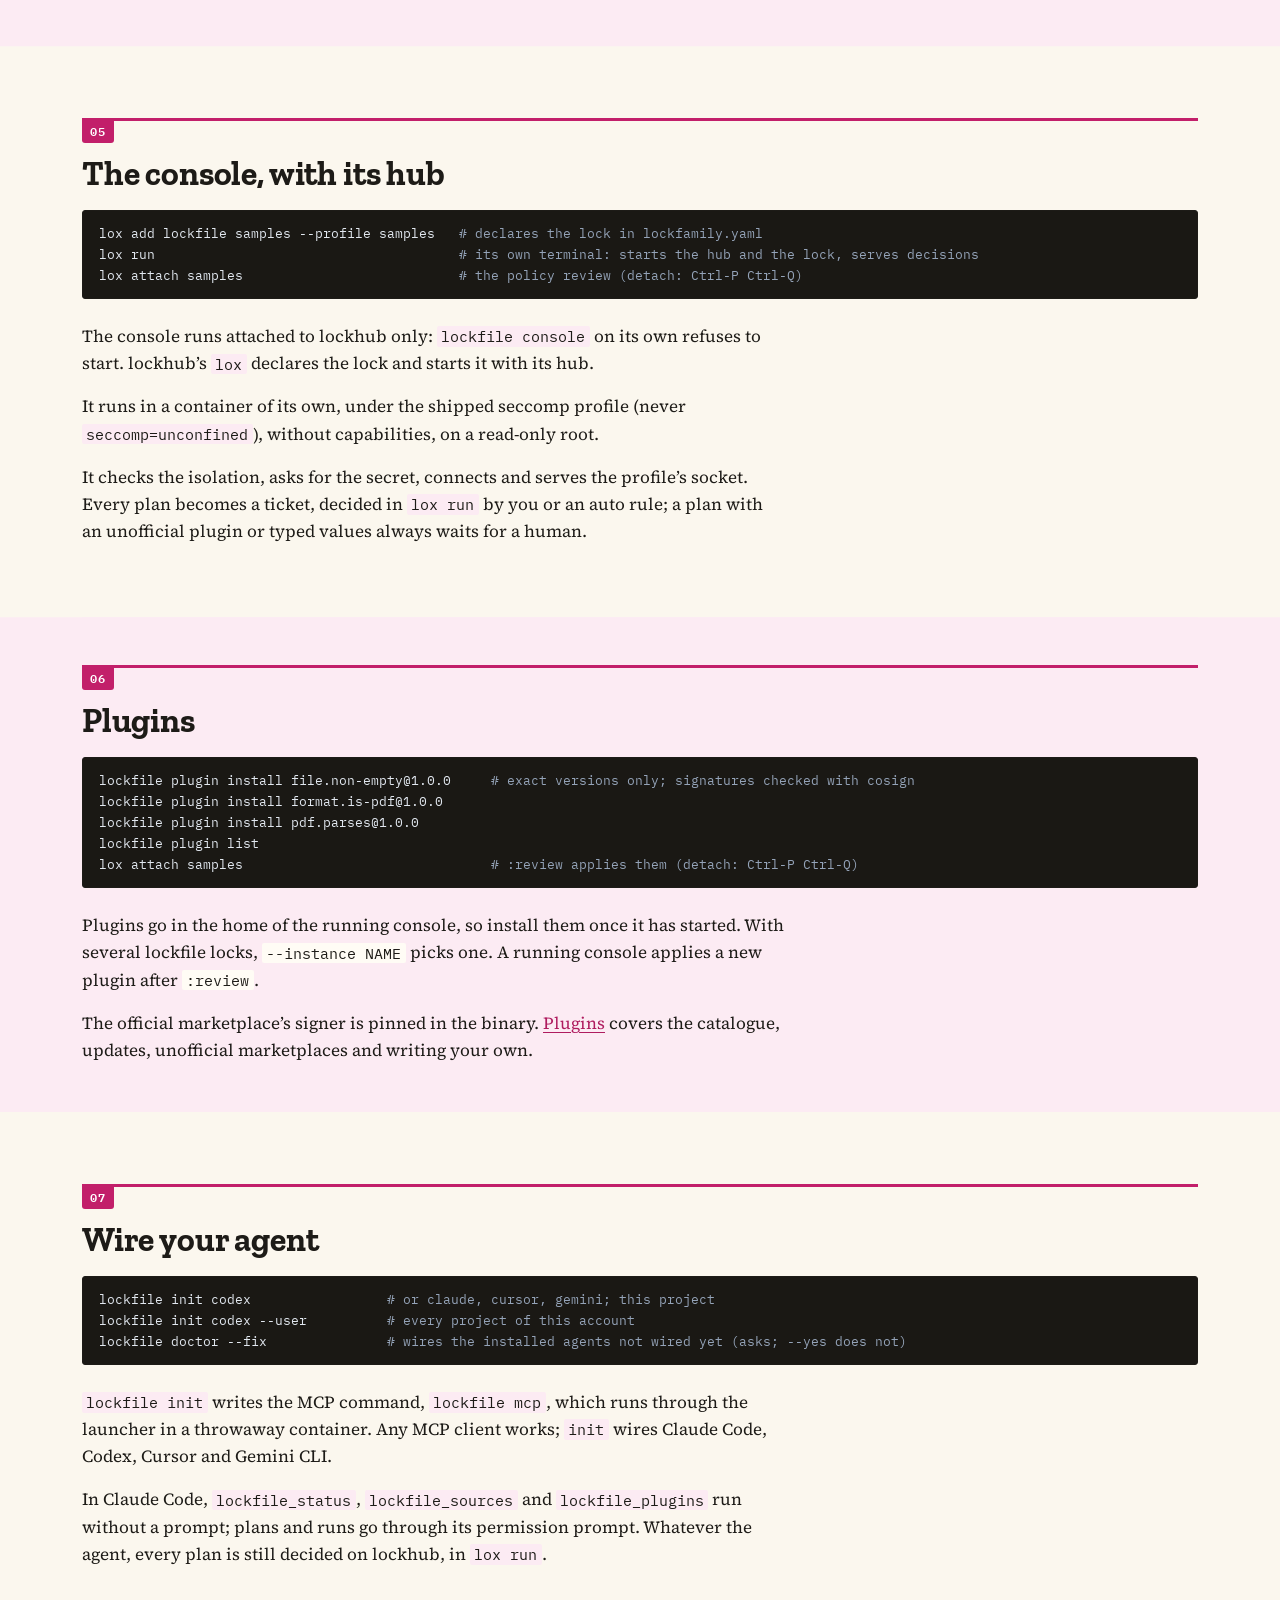
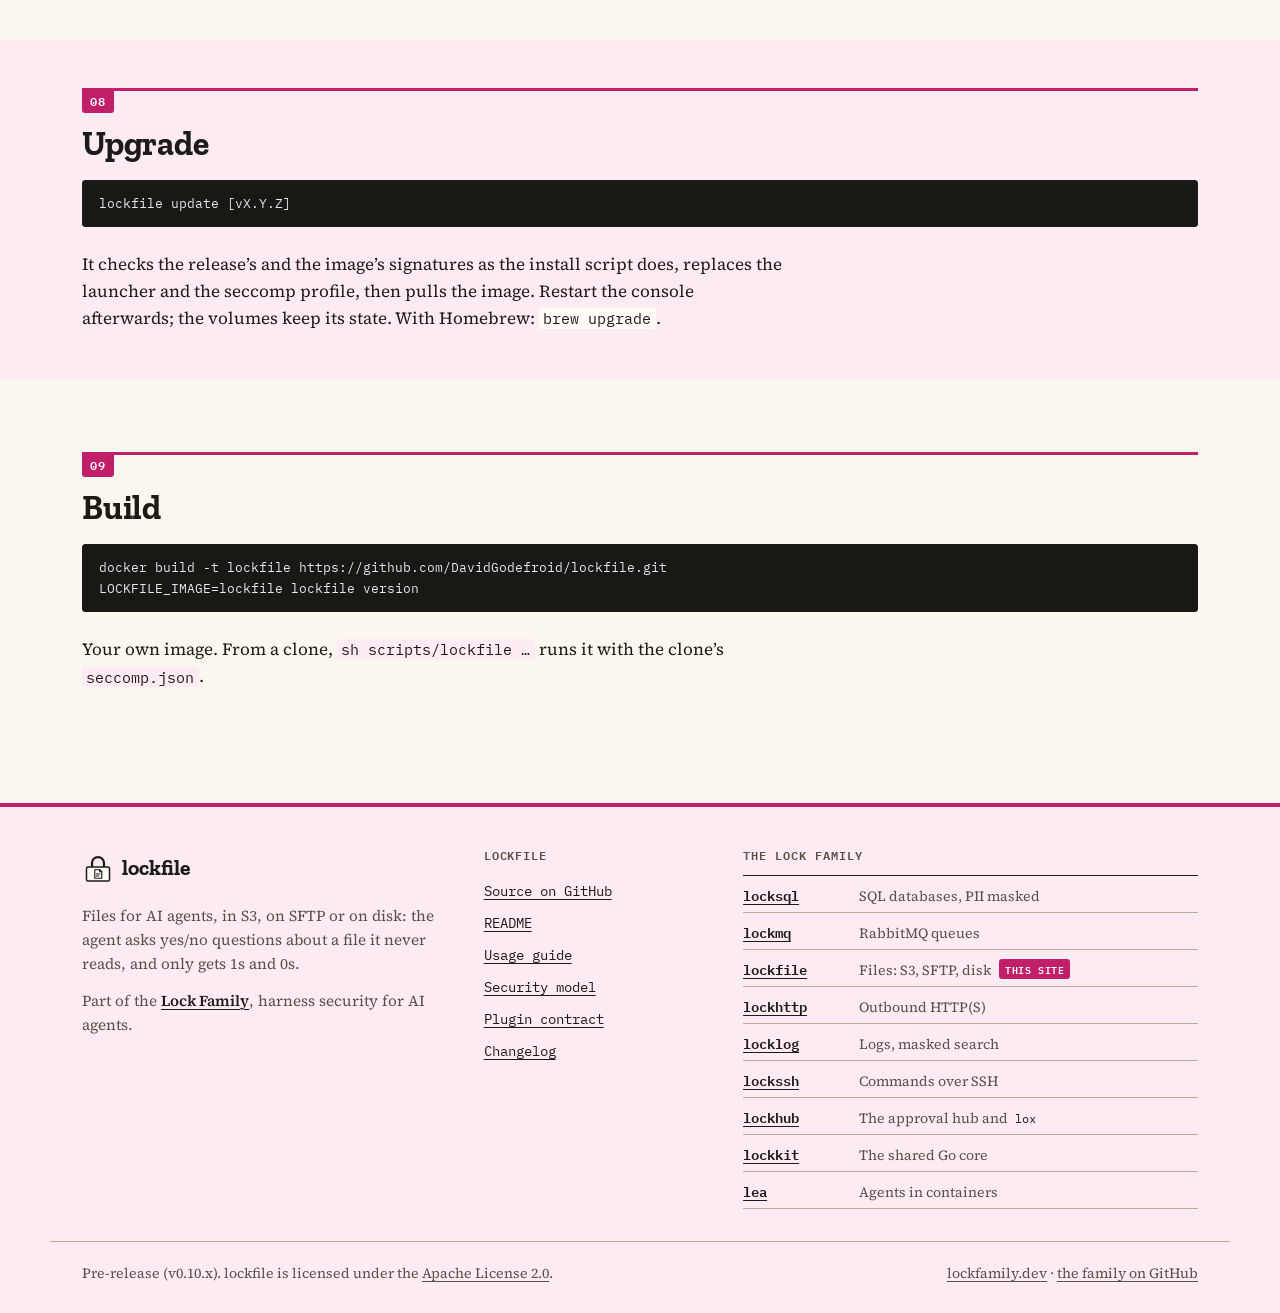
<file: site/install/index.html>
<!doctype html>
<html lang="en" data-accent="lockfile">
<head>
  <meta charset="utf-8">
  <meta name="viewport" content="width=device-width, initial-scale=1">
  <title>Install lockfile: Homebrew, lox add, or by hand</title>
  <meta name="description" content="Install lockfile with Homebrew, set up a file store with lox add, install signed plugins and wire any MCP client. Linux, Docker, cosign.">
  <meta name="color-scheme" content="light dark">
  <meta name="theme-color" content="#fbf7ee" media="(prefers-color-scheme: light)">
  <meta name="theme-color" content="#1f1d26" media="(prefers-color-scheme: dark)">
  <link rel="canonical" href="https://davidgodefroid.github.io/lockfile/install/">
  <meta property="og:type" content="website">
  <meta property="og:site_name" content="lockfile">
  <meta property="og:title" content="Install lockfile: Homebrew, lox add, or by hand">
  <meta property="og:description" content="Install lockfile with Homebrew, set up a file store with lox add, install signed plugins and wire any MCP client. Linux, Docker, cosign.">
  <meta property="og:url" content="https://davidgodefroid.github.io/lockfile/install/">
  <meta property="og:image" content="https://davidgodefroid.github.io/lockfile/assets/og.png">
  <meta property="og:image:type" content="image/png">
  <meta property="og:image:width" content="1200">
  <meta property="og:image:height" content="630">
  <meta property="og:image:alt" content="lockfile: your agent asks about the file. It never reads it.">
  <meta property="og:locale" content="en_US">
  <meta name="twitter:card" content="summary_large_image">
  <meta name="twitter:title" content="Install lockfile: Homebrew, lox add, or by hand">
  <meta name="twitter:description" content="Install lockfile with Homebrew, set up a file store with lox add, install signed plugins and wire any MCP client. Linux, Docker, cosign.">
  <meta name="twitter:image" content="https://davidgodefroid.github.io/lockfile/assets/og.png">
  <meta name="twitter:image:alt" content="lockfile: your agent asks about the file. It never reads it.">
  <link rel="icon" href="../assets/logo.svg" type="image/svg+xml">
  <link rel="apple-touch-icon" href="../assets/apple-touch-icon.png">
  <link rel="preload" href="../assets/fonts/zilla-slab-700.woff2" as="font" type="font/woff2" crossorigin>
  <link rel="preload" href="../assets/fonts/source-serif-4-400.woff2" as="font" type="font/woff2" crossorigin>
  <link rel="stylesheet" href="../assets/tokens.css">
  <link rel="stylesheet" href="../assets/lock-site.css">
  <script src="../assets/anchors.js" defer></script>
  <script src="../assets/copy.js" defer></script>
</head>
<body>
  <a class="skip-link" href="#main">Skip to content</a>
  <header class="site-header">
    <div class="wrap">
      <a class="brand" href="../"><img src="../assets/logo.svg" alt="" width="32" height="32"><span class="wordmark">lockfile</span></a>
      <nav class="site-nav" aria-label="Main">
        <ul>
          <li><a href="../">Home</a></li>
          <li><a href="../install/" aria-current="page">Install</a></li>
          <li><a href="../how-it-works/">How it works</a></li>
          <li><a href="../plugins/">Plugins</a></li>
          <li><a href="../security/">Security</a></li>
          <li><a href="../faq/">FAQ</a></li>
          <li><a href="https://github.com/DavidGodefroid/lockfile">GitHub</a></li>
        </ul>
      </nav>
    </div>
  </header>
  <main id="main" tabindex="-1">
    <div class="wrap">

<p class="eyebrow">Install</p>
<h1>Install lockfile</h1>
<div class="prose">
  <p class="lead">lockfile runs in Docker on Linux. You install one <code>lockfile</code> command, a launcher that runs every command in the signed release image, and the seccomp profile of the console’s container.</p>
</div>

<section aria-labelledby="homebrew">
  <h2 id="homebrew">With Homebrew</h2>
  <div class="install">
    <div class="install-head"><span>Install with Homebrew</span></div>
    <pre tabindex="0" aria-label="Install commands"><code><span class="cmd">brew trust davidgodefroid/tap</span>
<span class="cmd">brew install davidgodefroid/tap/lockfile davidgodefroid/tap/lox cosign</span></code></pre>
    <p class="install-note">Homebrew asks you to trust a third-party tap once. The whole family instead: <code>brew install davidgodefroid/tap/lockfamily</code>.</p>
  </div>
  <div class="prose">
    <p>The <code>lockfile</code> formula is Linux only. It installs the same launcher and seccomp profile as the install script, pinned to the same image digests. <code>lox</code> is <a href="https://github.com/DavidGodefroid/lockhub">lockhub</a>’s CLI; this release needs lox v0.12.0 or later. The formula does not pull in cosign, which <code>lox add</code> and <code>lox run</code> need.</p>
    <p>Then, in your project (with lea: in its projects directory), let <a href="https://github.com/DavidGodefroid/lockhub/blob/main/docs/lox-add.md"><code>lox add lockfile</code></a> ask for your file store, set up the lock and start its console:</p>
  </div>
  <pre tabindex="0"><code>lox add lockfile    <span class="cmt"># S3, SFTP or a local directory; the lock is named files by default</span>
lox run             <span class="cmt"># in a terminal of its own: serves the decisions</span></code></pre>
  <p class="prose">If lea already runs, <code>lea stop</code>, then <code>lea</code> brings the new lock in. Then install the <a href="#plugins">plugins</a>.</p>
</section>

<section aria-labelledby="requirements">
  <h2 id="requirements">Requirements</h2>
  <ul class="prose">
    <li><strong>Docker on Linux</strong>, on a kernel with Landlock and seccomp, which sandbox the plugins (Landlock also denies TCP from kernel ABI 4). <code>lockfile doctor</code> reports what the kernel offers. Without them, plans are refused with <code>E_SANDBOX_UNAVAILABLE</code>.</li>
    <li><strong>On Windows</strong>, WSL 2 with Docker Desktop.</li>
    <li><strong><a href="https://github.com/DavidGodefroid/lockhub">lox</a> v0.12.0 or later</strong>, which sets up the lock and runs its console.</li>
    <li><strong><a href="https://docs.sigstore.dev/cosign/system_config/installation/">cosign</a> v2.5.0 or later</strong> on <code>PATH</code>, for <code>lox add</code> and <code>lox run</code> (they verify every image), the install script and <code>lockfile update</code>. Without it nothing is installed: there is no unsigned mode. The image has its own cosign for the plugins.</li>
  </ul>
</section>

<section aria-labelledby="launcher">
  <h2 id="launcher">By hand: the launcher</h2>
  <pre tabindex="0" class="term"><code>V=vX.Y.Z
curl -fsSLO "https://raw.githubusercontent.com/DavidGodefroid/lockfile/$V/scripts/install.sh"
less install.sh                     <span class="cmt"># read it first</span>
LOCKFILE_VERSION=$V sh install.sh</code></pre>
  <div class="prose">
    <p>The script checks the signatures of <code>checksums.txt</code> and of the images against lockfile’s release workflow run on that exact tag. Then it checks the archive against <code>checksums.txt</code>.</p>
    <p>It installs <code>/usr/local/bin/lockfile</code> and <code>/usr/local/share/lockfile/seccomp.json</code>, with <code>sudo</code> if needed: root-owned when installed with <code>sudo</code> (the default directories); as you when the directories are yours to write. The launcher runs the image by its verified digest; <code>lockfile version</code> prints both versions.</p>
    <p>Each command runs with the account it needs. The console, which <code>lox run</code> starts, runs as <code>lockfile</code> under the seccomp profile. <code>init</code> and <code>doctor --fix</code> run as you. The agent’s commands run as <code>agent</code>, with the socket volume only. <a href="https://github.com/DavidGodefroid/lockfile/blob/main/docs/docker.md#what-runs-where">What runs where</a>.</p>
  </div>
</section>

<section aria-labelledby="profile">
  <h2 id="profile">A source profile</h2>
  <div class="prose">
    <p>Profiles live in the workspace’s <code>.lockfile/config.toml</code>, which is yours. When the lock starts, lockhub reviews it and copies it, read-only, to the console’s <code>~/.config/lockfile</code>.</p>
    <p><code>lockfile profile add</code>, run from the workspace, appends one, validated:</p>
  </div>
  <pre tabindex="0" class="term"><code><span class="cmt"># S3 (or an S3-compatible endpoint), credentials from Vault, production</span>
lockfile profile add --profile docs --source s3 --bucket documents --region eu-west-1 --prefix invoices/ \
  --credentials vault --vault-path secret/data/lockfile/docs --production

<span class="cmt"># SFTP with a key, host key checked against known_hosts</span>
lockfile profile add --profile partner --source sftp --host sftp.example.org --user reader --auth key \
  --key /home/lockfile/.config/lockfile/partner_ed25519 \
  --known-hosts /home/lockfile/.config/lockfile/known_hosts --base-dir /outgoing
<span class="cmt">#   after: install -m 0600 keys/partner_ed25519 keys/known_hosts .lockfile/
#   (paths in the console's container, where lox run copies .lockfile/; an unquoted ~ would be your own home)</span>

<span class="cmt"># A local directory, mounted read-only in the console's container</span>
lockfile profile add --profile samples --source local --path /srv/lockfile/samples</code></pre>
  <pre tabindex="0"><code>[profiles.docs]
source = "s3"                 <span class="cmt"># s3 | sftp | local</span>
bucket = "documents"
region = "eu-west-1"
endpoint = ""                 <span class="cmt"># S3-compatible server; https:// (http:// only to host.docker.internal or localhost, never production)</span>
prefix = "invoices/"          <span class="cmt"># keys outside the prefix are refused</span>
credentials = "vault"         <span class="cmt"># ask | vault | none (a local source, or an unencrypted sftp key)</span>
vault_path = "secret/data/lockfile/docs"
production = true             <span class="cmt"># tickets flagged production; widenings need the name typed</span>
max_object_bytes = "50MiB"    <span class="cmt"># larger objects are not fetched</span>
max_plugins_per_handle = 16   <span class="cmt"># answers revealed about one fetched file, at most</span>
handle_ttl = "30m"            <span class="cmt"># a fetched file is deleted after this</span>
answer_quantum = "5s"         <span class="cmt"># results leave the console only on multiples of this</span></code></pre>
  <div class="prose">
    <p>No file ever holds a secret. It is typed at console start (<code>ask</code>) or read from Vault (<code>vault</code>); <code>none</code> takes no secret.</p>
    <p>The full list of keys is in the <a href="https://github.com/DavidGodefroid/lockfile/blob/main/docs/usage.md#profiles-console-account">usage guide</a>.</p>
  </div>
</section>

<section aria-labelledby="console">
  <h2 id="console">The console, with its hub</h2>
  <pre tabindex="0" class="term"><code>lox add lockfile samples --profile samples   <span class="cmt"># declares the lock in lockfamily.yaml</span>
lox run                                      <span class="cmt"># its own terminal: starts the hub and the lock, serves decisions</span>
lox attach samples                           <span class="cmt"># the policy review (detach: Ctrl-P Ctrl-Q)</span></code></pre>
  <div class="prose">
    <p>The console runs attached to lockhub only: <code>lockfile console</code> on its own refuses to start. lockhub’s <code>lox</code> declares the lock and starts it with its hub.</p>
    <p>It runs in a container of its own, under the shipped seccomp profile (never <code>seccomp=unconfined</code>), without capabilities, on a read-only root.</p>
    <p>It checks the isolation, asks for the secret, connects and serves the profile’s socket. Every plan becomes a ticket, decided in <code>lox run</code> by you or an auto rule; a plan with an unofficial plugin or typed values always waits for a human.</p>
  </div>
</section>

<section aria-labelledby="plugins">
  <h2 id="plugins">Plugins</h2>
  <pre tabindex="0" class="term"><code>lockfile plugin install file.non-empty@1.0.0     <span class="cmt"># exact versions only; signatures checked with cosign</span>
lockfile plugin install format.is-pdf@1.0.0
lockfile plugin install pdf.parses@1.0.0
lockfile plugin list
lox attach samples                               <span class="cmt"># :review applies them (detach: Ctrl-P Ctrl-Q)</span></code></pre>
  <div class="prose">
    <p>Plugins go in the home of the running console, so install them once it has started. With several lockfile locks, <code>--instance NAME</code> picks one. A running console applies a new plugin after <code>:review</code>.</p>
    <p>The official marketplace’s signer is pinned in the binary. <a href="../plugins/">Plugins</a> covers the catalogue, updates, unofficial marketplaces and writing your own.</p>
  </div>
</section>

<section aria-labelledby="wire">
  <h2 id="wire">Wire your agent</h2>
  <pre tabindex="0" class="term"><code>lockfile init codex                 <span class="cmt"># or claude, cursor, gemini; this project</span>
lockfile init codex --user          <span class="cmt"># every project of this account</span>
lockfile doctor --fix               <span class="cmt"># wires the installed agents not wired yet (asks; --yes does not)</span></code></pre>
  <div class="prose">
    <p><code>lockfile init</code> writes the MCP command, <code>lockfile mcp</code>, which runs through the launcher in a throwaway container. Any MCP client works; <code>init</code> wires Claude Code, Codex, Cursor and Gemini CLI.</p>
    <p>In Claude Code, <code>lockfile_status</code>, <code>lockfile_sources</code> and <code>lockfile_plugins</code> run without a prompt; plans and runs go through its permission prompt. Whatever the agent, every plan is still decided on lockhub, in <code>lox run</code>.</p>
  </div>
</section>

<section aria-labelledby="update">
  <h2 id="update">Upgrade</h2>
  <pre tabindex="0" class="term"><code>lockfile update [vX.Y.Z]</code></pre>
  <p class="prose">It checks the release’s and the image’s signatures as the install script does, replaces the launcher and the seccomp profile, then pulls the image. Restart the console afterwards; the volumes keep its state. With Homebrew: <code>brew upgrade</code>.</p>
</section>

<section aria-labelledby="build">
  <h2 id="build">Build</h2>
  <pre tabindex="0" class="term"><code>docker build -t lockfile https://github.com/DavidGodefroid/lockfile.git
LOCKFILE_IMAGE=lockfile lockfile version</code></pre>
  <p class="prose">Your own image. From a clone, <code>sh scripts/lockfile …</code> runs it with the clone’s <code>seccomp.json</code>.</p>
</section>

    </div>
  </main>
  <footer class="site-footer">
    <div class="wrap footer-grid">
      <div class="footer-about">
        <a class="brand" href="../"><img src="../assets/logo.svg" alt="" width="32" height="32"><span class="wordmark">lockfile</span></a>
        <p>Files for AI agents, in S3, on SFTP or on disk: the agent asks yes/no questions about a file it never reads, and only gets 1s and 0s.</p>
        <p class="family-link">Part of the <a href="https://lockfamily.dev">Lock Family</a>, harness security for AI agents.</p>
      </div>
      <nav aria-labelledby="footer-lock">
        <h2 id="footer-lock">lockfile</h2>
        <ul>
          <li><a href="https://github.com/DavidGodefroid/lockfile">Source on GitHub</a></li>
          <li><a href="https://github.com/DavidGodefroid/lockfile/blob/main/README.md">README</a></li>
          <li><a href="https://github.com/DavidGodefroid/lockfile/blob/main/docs/usage.md">Usage guide</a></li>
          <li><a href="https://github.com/DavidGodefroid/lockfile/blob/main/docs/security-model.md">Security model</a></li>
          <li><a href="https://github.com/DavidGodefroid/lockfile/blob/main/docs/plugin-contract.md">Plugin contract</a></li>
          <li><a href="https://github.com/DavidGodefroid/lockfile/blob/main/CHANGELOG.md">Changelog</a></li>
        </ul>
      </nav>
      <nav class="family-strip" aria-labelledby="footer-family">
        <h2 id="footer-family">The Lock Family</h2>
        <ul>
          <li data-lock="locksql"><a href="https://github.com/DavidGodefroid/locksql">locksql</a><span>SQL databases, PII masked</span></li>
          <li data-lock="lockmq"><a href="https://github.com/DavidGodefroid/lockmq">lockmq</a><span>RabbitMQ queues</span></li>
          <li data-lock="lockfile" aria-current="true"><a href="https://github.com/DavidGodefroid/lockfile">lockfile</a><span>Files: S3, SFTP, disk</span></li>
          <li data-lock="lockhttp"><a href="https://github.com/DavidGodefroid/lockhttp">lockhttp</a><span>Outbound HTTP(S)</span></li>
          <li data-lock="locklog"><a href="https://github.com/DavidGodefroid/locklog">locklog</a><span>Logs, masked search</span></li>
          <li data-lock="lockssh"><a href="https://github.com/DavidGodefroid/lockssh">lockssh</a><span>Commands over SSH</span></li>
          <li data-lock="lockhub"><a href="https://github.com/DavidGodefroid/lockhub">lockhub</a><span>The approval hub and <code>lox</code></span></li>
          <li data-lock="lockkit"><a href="https://github.com/DavidGodefroid/lockkit">lockkit</a><span>The shared Go core</span></li>
          <li data-lock="lea"><a href="https://github.com/DavidGodefroid/lea">lea</a><span>Agents in containers</span></li>
        </ul>
      </nav>
    </div>
    <div class="wrap footer-bottom">
      <p>Pre-release (v0.10.x). lockfile is licensed under the <a href="https://github.com/DavidGodefroid/lockfile/blob/main/LICENSE">Apache License 2.0</a>.</p>
      <p><a href="https://lockfamily.dev">lockfamily.dev</a> · <a href="https://github.com/DavidGodefroid/lockfamily">the family on GitHub</a></p>
    </div>
  </footer>
</body>
</html>
</file>
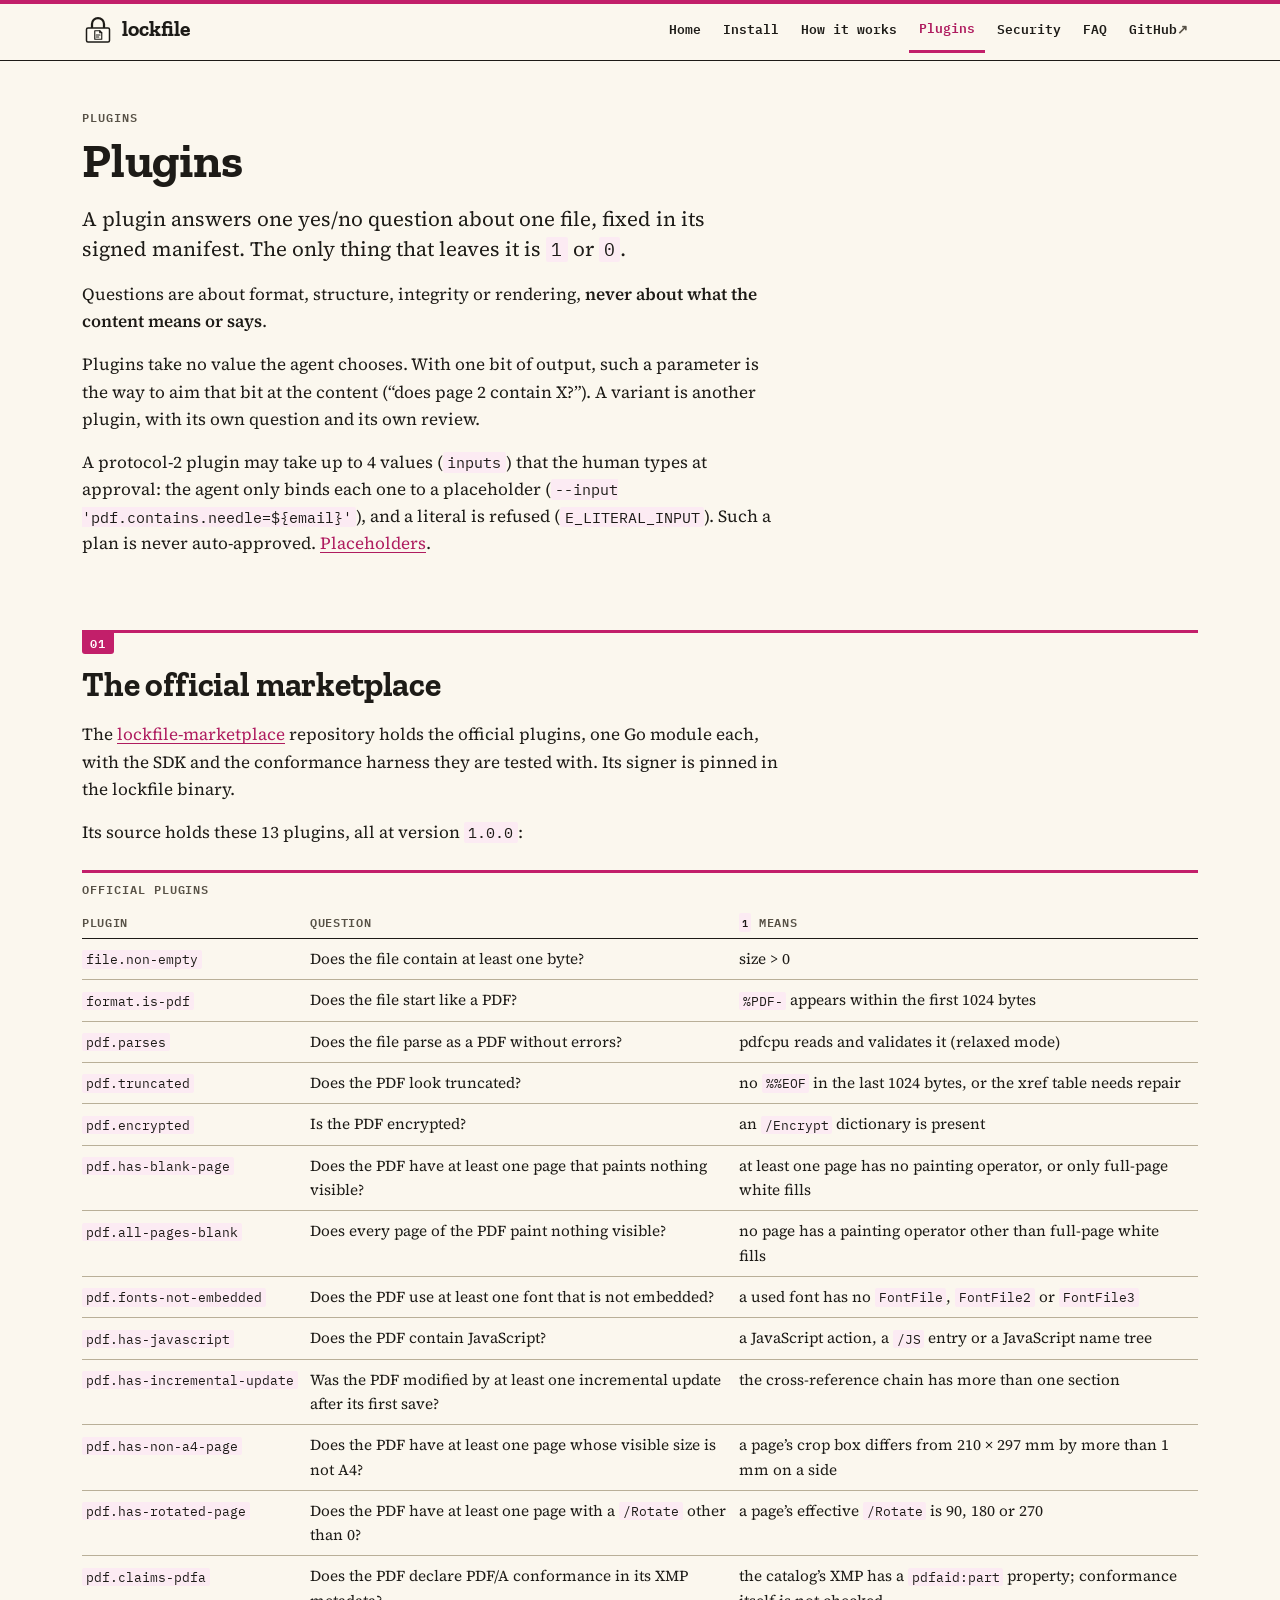
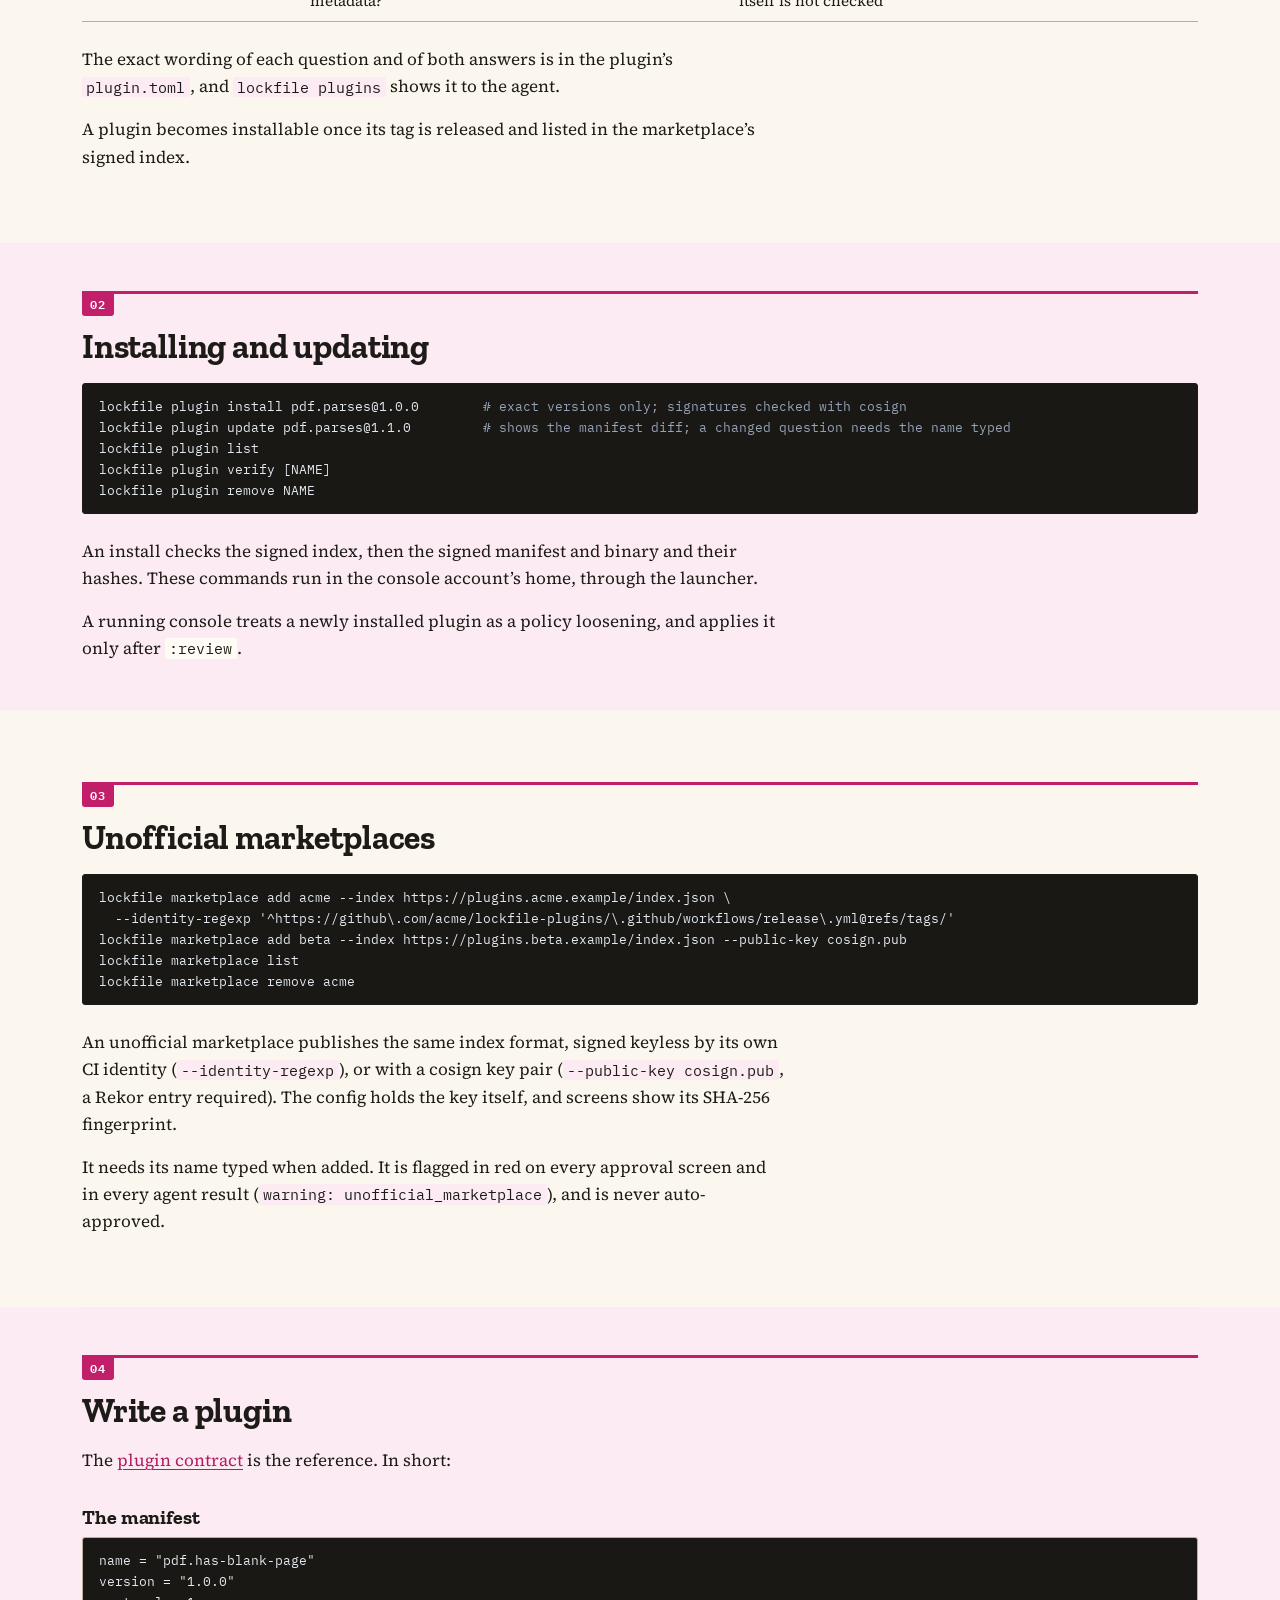
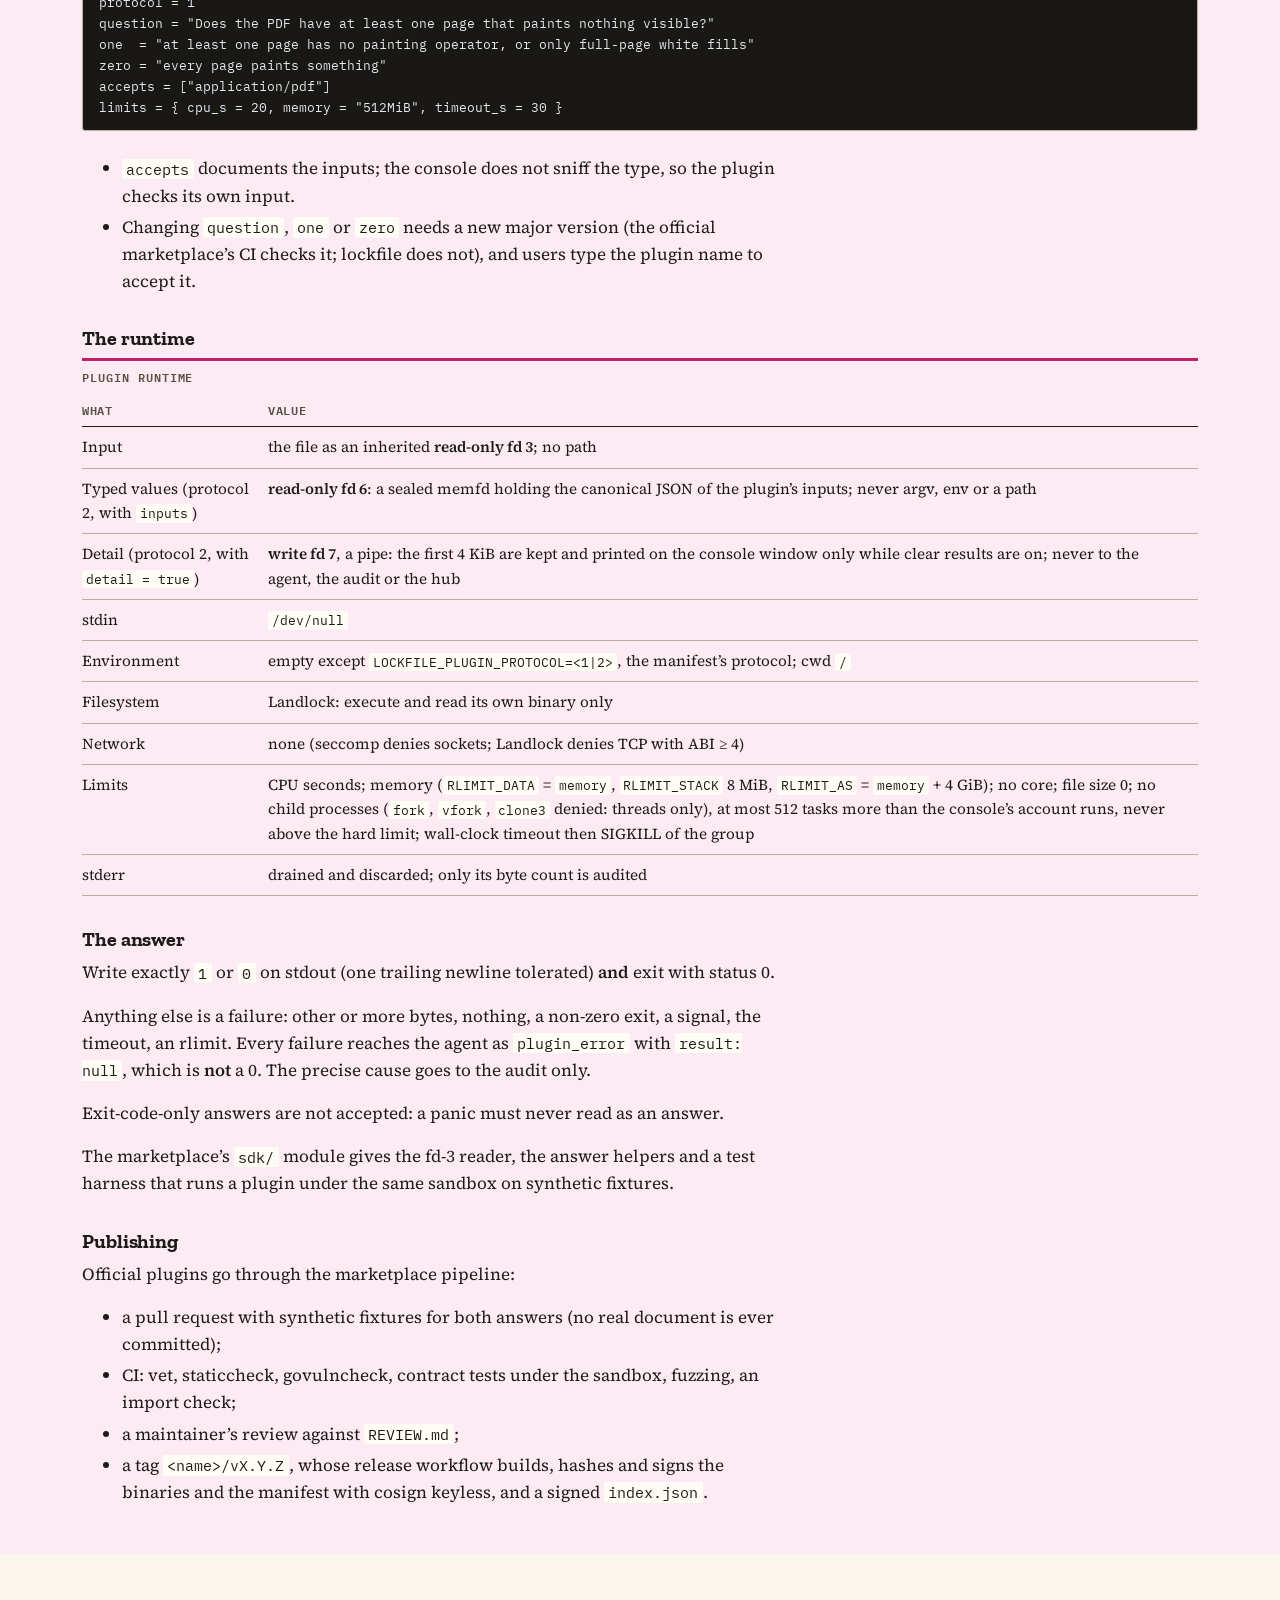
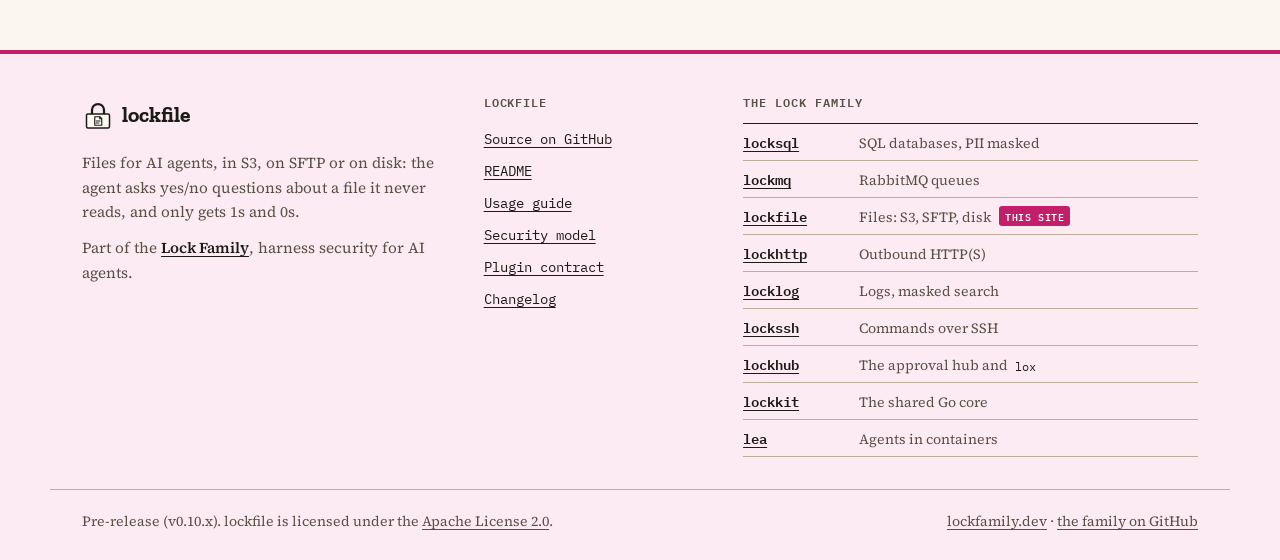
<file: site/plugins/index.html>
<!doctype html>
<html lang="en" data-accent="lockfile">
<head>
  <meta charset="utf-8">
  <meta name="viewport" content="width=device-width, initial-scale=1">
  <title>lockfile plugins: one signed yes/no question each</title>
  <meta name="description" content="lockfile plugins answer one signed yes/no question about a file: the official marketplace, installing and updating, unofficial marketplaces, and writing your own.">
  <meta name="color-scheme" content="light dark">
  <meta name="theme-color" content="#fbf7ee" media="(prefers-color-scheme: light)">
  <meta name="theme-color" content="#1f1d26" media="(prefers-color-scheme: dark)">
  <link rel="canonical" href="https://davidgodefroid.github.io/lockfile/plugins/">
  <meta property="og:type" content="website">
  <meta property="og:site_name" content="lockfile">
  <meta property="og:title" content="lockfile plugins: one signed yes/no question each">
  <meta property="og:description" content="lockfile plugins answer one signed yes/no question about a file: the official marketplace, installing and updating, unofficial marketplaces, and writing your own.">
  <meta property="og:url" content="https://davidgodefroid.github.io/lockfile/plugins/">
  <meta property="og:image" content="https://davidgodefroid.github.io/lockfile/assets/og.png">
  <meta property="og:image:type" content="image/png">
  <meta property="og:image:width" content="1200">
  <meta property="og:image:height" content="630">
  <meta property="og:image:alt" content="lockfile: your agent asks about the file. It never reads it.">
  <meta property="og:locale" content="en_US">
  <meta name="twitter:card" content="summary_large_image">
  <meta name="twitter:title" content="lockfile plugins: one signed yes/no question each">
  <meta name="twitter:description" content="lockfile plugins answer one signed yes/no question about a file: the official marketplace, installing and updating, unofficial marketplaces, and writing your own.">
  <meta name="twitter:image" content="https://davidgodefroid.github.io/lockfile/assets/og.png">
  <meta name="twitter:image:alt" content="lockfile: your agent asks about the file. It never reads it.">
  <link rel="icon" href="../assets/logo.svg" type="image/svg+xml">
  <link rel="apple-touch-icon" href="../assets/apple-touch-icon.png">
  <link rel="preload" href="../assets/fonts/zilla-slab-700.woff2" as="font" type="font/woff2" crossorigin>
  <link rel="preload" href="../assets/fonts/source-serif-4-400.woff2" as="font" type="font/woff2" crossorigin>
  <link rel="stylesheet" href="../assets/tokens.css">
  <link rel="stylesheet" href="../assets/lock-site.css">
  <script src="../assets/anchors.js" defer></script>
  <script src="../assets/copy.js" defer></script>
</head>
<body>
  <a class="skip-link" href="#main">Skip to content</a>
  <header class="site-header">
    <div class="wrap">
      <a class="brand" href="../"><img src="../assets/logo.svg" alt="" width="32" height="32"><span class="wordmark">lockfile</span></a>
      <nav class="site-nav" aria-label="Main">
        <ul>
          <li><a href="../">Home</a></li>
          <li><a href="../install/">Install</a></li>
          <li><a href="../how-it-works/">How it works</a></li>
          <li><a href="../plugins/" aria-current="page">Plugins</a></li>
          <li><a href="../security/">Security</a></li>
          <li><a href="../faq/">FAQ</a></li>
          <li><a href="https://github.com/DavidGodefroid/lockfile">GitHub</a></li>
        </ul>
      </nav>
    </div>
  </header>
  <main id="main" tabindex="-1">
    <div class="wrap">

<p class="eyebrow">Plugins</p>
<h1>Plugins</h1>
<div class="prose">
  <p class="lead">A plugin answers one yes/no question about one file, fixed in its signed manifest. The only thing that leaves it is <code>1</code> or <code>0</code>.</p>
  <p>Questions are about format, structure, integrity or rendering, <strong>never about what the content means or says</strong>.</p>
  <p>Plugins take no value the agent chooses. With one bit of output, such a parameter is the way to aim that bit at the content (“does page 2 contain X?”). A variant is another plugin, with its own question and its own review.</p>
  <p>A protocol-2 plugin may take up to 4 values (<code>inputs</code>) that the human types at approval: the agent only binds each one to a placeholder (<code>--input 'pdf.contains.needle=${email}'</code>), and a literal is refused (<code>E_LITERAL_INPUT</code>). Such a plan is never auto-approved. <a href="https://github.com/DavidGodefroid/lockfile/blob/main/docs/usage.md#placeholders-values-the-human-types">Placeholders</a>.</p>
</div>

<section aria-labelledby="official">
  <h2 id="official">The official marketplace</h2>
  <div class="prose">
    <p>The <a href="https://github.com/DavidGodefroid/lockfile-marketplace">lockfile-marketplace</a> repository holds the official plugins, one Go module each, with the SDK and the conformance harness they are tested with. Its signer is pinned in the lockfile binary.</p>
    <p>Its source holds these 13 plugins, all at version <code>1.0.0</code>:</p>
  </div>
  <div class="table-wrap" role="region" aria-label="Official plugins" tabindex="0">
  <table>
  <caption>Official plugins</caption>
  <thead><tr><th scope="col">Plugin</th><th scope="col">Question</th><th scope="col"><code>1</code> means</th></tr></thead>
  <tbody>
  <tr><td><code>file.non-empty</code></td><td>Does the file contain at least one byte?</td><td>size &gt; 0</td></tr>
  <tr><td><code>format.is-pdf</code></td><td>Does the file start like a PDF?</td><td><code>%PDF-</code> appears within the first 1024 bytes</td></tr>
  <tr><td><code>pdf.parses</code></td><td>Does the file parse as a PDF without errors?</td><td>pdfcpu reads and validates it (relaxed mode)</td></tr>
  <tr><td><code>pdf.truncated</code></td><td>Does the PDF look truncated?</td><td>no <code>%%EOF</code> in the last 1024 bytes, or the xref table needs repair</td></tr>
  <tr><td><code>pdf.encrypted</code></td><td>Is the PDF encrypted?</td><td>an <code>/Encrypt</code> dictionary is present</td></tr>
  <tr><td><code>pdf.has-blank-page</code></td><td>Does the PDF have at least one page that paints nothing visible?</td><td>at least one page has no painting operator, or only full-page white fills</td></tr>
  <tr><td><code>pdf.all-pages-blank</code></td><td>Does every page of the PDF paint nothing visible?</td><td>no page has a painting operator other than full-page white fills</td></tr>
  <tr><td><code>pdf.fonts-not-embedded</code></td><td>Does the PDF use at least one font that is not embedded?</td><td>a used font has no <code>FontFile</code>, <code>FontFile2</code> or <code>FontFile3</code></td></tr>
  <tr><td><code>pdf.has-javascript</code></td><td>Does the PDF contain JavaScript?</td><td>a JavaScript action, a <code>/JS</code> entry or a JavaScript name tree</td></tr>
  <tr><td><code>pdf.has-incremental-update</code></td><td>Was the PDF modified by at least one incremental update after its first save?</td><td>the cross-reference chain has more than one section</td></tr>
  <tr><td><code>pdf.has-non-a4-page</code></td><td>Does the PDF have at least one page whose visible size is not A4?</td><td>a page’s crop box differs from 210 × 297 mm by more than 1 mm on a side</td></tr>
  <tr><td><code>pdf.has-rotated-page</code></td><td>Does the PDF have at least one page with a <code>/Rotate</code> other than 0?</td><td>a page’s effective <code>/Rotate</code> is 90, 180 or 270</td></tr>
  <tr><td><code>pdf.claims-pdfa</code></td><td>Does the PDF declare PDF/A conformance in its XMP metadata?</td><td>the catalog’s XMP has a <code>pdfaid:part</code> property; conformance itself is not checked</td></tr>
  </tbody>
  </table>
  </div>
  <div class="prose">
    <p>The exact wording of each question and of both answers is in the plugin’s <code>plugin.toml</code>, and <code>lockfile plugins</code> shows it to the agent.</p>
    <p>A plugin becomes installable once its tag is released and listed in the marketplace’s signed index.</p>
  </div>
</section>

<section aria-labelledby="manage">
  <h2 id="manage">Installing and updating</h2>
  <pre tabindex="0" class="term"><code>lockfile plugin install pdf.parses@1.0.0        <span class="cmt"># exact versions only; signatures checked with cosign</span>
lockfile plugin update pdf.parses@1.1.0         <span class="cmt"># shows the manifest diff; a changed question needs the name typed</span>
lockfile plugin list
lockfile plugin verify [NAME]
lockfile plugin remove NAME</code></pre>
  <div class="prose">
    <p>An install checks the signed index, then the signed manifest and binary and their hashes. These commands run in the console account’s home, through the launcher.</p>
    <p>A running console treats a newly installed plugin as a policy loosening, and applies it only after <code>:review</code>.</p>
  </div>
</section>

<section aria-labelledby="unofficial">
  <h2 id="unofficial">Unofficial marketplaces</h2>
  <pre tabindex="0" class="term"><code>lockfile marketplace add acme --index https://plugins.acme.example/index.json \
  --identity-regexp '^https://github\.com/acme/lockfile-plugins/\.github/workflows/release\.yml@refs/tags/'
lockfile marketplace add beta --index https://plugins.beta.example/index.json --public-key cosign.pub
lockfile marketplace list
lockfile marketplace remove acme</code></pre>
  <div class="prose">
    <p>An unofficial marketplace publishes the same index format, signed keyless by its own CI identity (<code>--identity-regexp</code>), or with a cosign key pair (<code>--public-key cosign.pub</code>, a Rekor entry required). The config holds the key itself, and screens show its SHA-256 fingerprint.</p>
    <p>It needs its name typed when added. It is flagged in red on every approval screen and in every agent result (<code>warning: unofficial_marketplace</code>), and is never auto-approved.</p>
  </div>
</section>

<section aria-labelledby="write">
  <h2 id="write">Write a plugin</h2>
  <p class="prose">The <a href="https://github.com/DavidGodefroid/lockfile/blob/main/docs/plugin-contract.md">plugin contract</a> is the reference. In short:</p>

  <h3 id="manifest">The manifest</h3>
  <pre tabindex="0"><code>name = "pdf.has-blank-page"
version = "1.0.0"
protocol = 1
question = "Does the PDF have at least one page that paints nothing visible?"
one  = "at least one page has no painting operator, or only full-page white fills"
zero = "every page paints something"
accepts = ["application/pdf"]
limits = { cpu_s = 20, memory = "512MiB", timeout_s = 30 }</code></pre>
  <ul class="prose">
    <li><code>accepts</code> documents the inputs; the console does not sniff the type, so the plugin checks its own input.</li>
    <li>Changing <code>question</code>, <code>one</code> or <code>zero</code> needs a new major version (the official marketplace’s CI checks it; lockfile does not), and users type the plugin name to accept it.</li>
  </ul>

  <h3 id="runtime">The runtime</h3>
  <div class="table-wrap" role="region" aria-label="Plugin runtime" tabindex="0">
  <table>
  <caption>Plugin runtime</caption>
  <thead><tr><th scope="col">What</th><th scope="col">Value</th></tr></thead>
  <tbody>
  <tr><td>Input</td><td>the file as an inherited <strong>read-only fd 3</strong>; no path</td></tr>
  <tr><td>Typed values (protocol 2, with <code>inputs</code>)</td><td><strong>read-only fd 6</strong>: a sealed memfd holding the canonical JSON of the plugin’s inputs; never argv, env or a path</td></tr>
  <tr><td>Detail (protocol 2, with <code>detail = true</code>)</td><td><strong>write fd 7</strong>, a pipe: the first 4 KiB are kept and printed on the console window only while clear results are on; never to the agent, the audit or the hub</td></tr>
  <tr><td>stdin</td><td><code>/dev/null</code></td></tr>
  <tr><td>Environment</td><td>empty except <code>LOCKFILE_PLUGIN_PROTOCOL=&lt;1|2&gt;</code>, the manifest’s protocol; cwd <code>/</code></td></tr>
  <tr><td>Filesystem</td><td>Landlock: execute and read its own binary only</td></tr>
  <tr><td>Network</td><td>none (seccomp denies sockets; Landlock denies TCP with ABI ≥ 4)</td></tr>
  <tr><td>Limits</td><td>CPU seconds; memory (<code>RLIMIT_DATA</code> = <code>memory</code>, <code>RLIMIT_STACK</code> 8 MiB, <code>RLIMIT_AS</code> = <code>memory</code> + 4 GiB); no core; file size 0; no child processes (<code>fork</code>, <code>vfork</code>, <code>clone3</code> denied: threads only), at most 512 tasks more than the console’s account runs, never above the hard limit; wall-clock timeout then SIGKILL of the group</td></tr>
  <tr><td>stderr</td><td>drained and discarded; only its byte count is audited</td></tr>
  </tbody>
  </table>
  </div>

  <h3 id="answer">The answer</h3>
  <div class="prose">
    <p>Write exactly <code>1</code> or <code>0</code> on stdout (one trailing newline tolerated) <strong>and</strong> exit with status 0.</p>
    <p>Anything else is a failure: other or more bytes, nothing, a non-zero exit, a signal, the timeout, an rlimit. Every failure reaches the agent as <code>plugin_error</code> with <code>result: null</code>, which is <strong>not</strong> a 0. The precise cause goes to the audit only.</p>
    <p>Exit-code-only answers are not accepted: a panic must never read as an answer.</p>
    <p>The marketplace’s <code>sdk/</code> module gives the fd-3 reader, the answer helpers and a test harness that runs a plugin under the same sandbox on synthetic fixtures.</p>
  </div>

  <h3 id="publish">Publishing</h3>
  <div class="prose">
    <p>Official plugins go through the marketplace pipeline:</p>
    <ul>
      <li>a pull request with synthetic fixtures for both answers (no real document is ever committed);</li>
      <li>CI: vet, staticcheck, govulncheck, contract tests under the sandbox, fuzzing, an import check;</li>
      <li>a maintainer’s review against <code>REVIEW.md</code>;</li>
      <li>a tag <code>&lt;name&gt;/vX.Y.Z</code>, whose release workflow builds, hashes and signs the binaries and the manifest with cosign keyless, and a signed <code>index.json</code>.</li>
    </ul>
  </div>
</section>

    </div>
  </main>
  <footer class="site-footer">
    <div class="wrap footer-grid">
      <div class="footer-about">
        <a class="brand" href="../"><img src="../assets/logo.svg" alt="" width="32" height="32"><span class="wordmark">lockfile</span></a>
        <p>Files for AI agents, in S3, on SFTP or on disk: the agent asks yes/no questions about a file it never reads, and only gets 1s and 0s.</p>
        <p class="family-link">Part of the <a href="https://lockfamily.dev">Lock Family</a>, harness security for AI agents.</p>
      </div>
      <nav aria-labelledby="footer-lock">
        <h2 id="footer-lock">lockfile</h2>
        <ul>
          <li><a href="https://github.com/DavidGodefroid/lockfile">Source on GitHub</a></li>
          <li><a href="https://github.com/DavidGodefroid/lockfile/blob/main/README.md">README</a></li>
          <li><a href="https://github.com/DavidGodefroid/lockfile/blob/main/docs/usage.md">Usage guide</a></li>
          <li><a href="https://github.com/DavidGodefroid/lockfile/blob/main/docs/security-model.md">Security model</a></li>
          <li><a href="https://github.com/DavidGodefroid/lockfile/blob/main/docs/plugin-contract.md">Plugin contract</a></li>
          <li><a href="https://github.com/DavidGodefroid/lockfile/blob/main/CHANGELOG.md">Changelog</a></li>
        </ul>
      </nav>
      <nav class="family-strip" aria-labelledby="footer-family">
        <h2 id="footer-family">The Lock Family</h2>
        <ul>
          <li data-lock="locksql"><a href="https://github.com/DavidGodefroid/locksql">locksql</a><span>SQL databases, PII masked</span></li>
          <li data-lock="lockmq"><a href="https://github.com/DavidGodefroid/lockmq">lockmq</a><span>RabbitMQ queues</span></li>
          <li data-lock="lockfile" aria-current="true"><a href="https://github.com/DavidGodefroid/lockfile">lockfile</a><span>Files: S3, SFTP, disk</span></li>
          <li data-lock="lockhttp"><a href="https://github.com/DavidGodefroid/lockhttp">lockhttp</a><span>Outbound HTTP(S)</span></li>
          <li data-lock="locklog"><a href="https://github.com/DavidGodefroid/locklog">locklog</a><span>Logs, masked search</span></li>
          <li data-lock="lockssh"><a href="https://github.com/DavidGodefroid/lockssh">lockssh</a><span>Commands over SSH</span></li>
          <li data-lock="lockhub"><a href="https://github.com/DavidGodefroid/lockhub">lockhub</a><span>The approval hub and <code>lox</code></span></li>
          <li data-lock="lockkit"><a href="https://github.com/DavidGodefroid/lockkit">lockkit</a><span>The shared Go core</span></li>
          <li data-lock="lea"><a href="https://github.com/DavidGodefroid/lea">lea</a><span>Agents in containers</span></li>
        </ul>
      </nav>
    </div>
    <div class="wrap footer-bottom">
      <p>Pre-release (v0.10.x). lockfile is licensed under the <a href="https://github.com/DavidGodefroid/lockfile/blob/main/LICENSE">Apache License 2.0</a>.</p>
      <p><a href="https://lockfamily.dev">lockfamily.dev</a> · <a href="https://github.com/DavidGodefroid/lockfamily">the family on GitHub</a></p>
    </div>
  </footer>
</body>
</html>
</file>
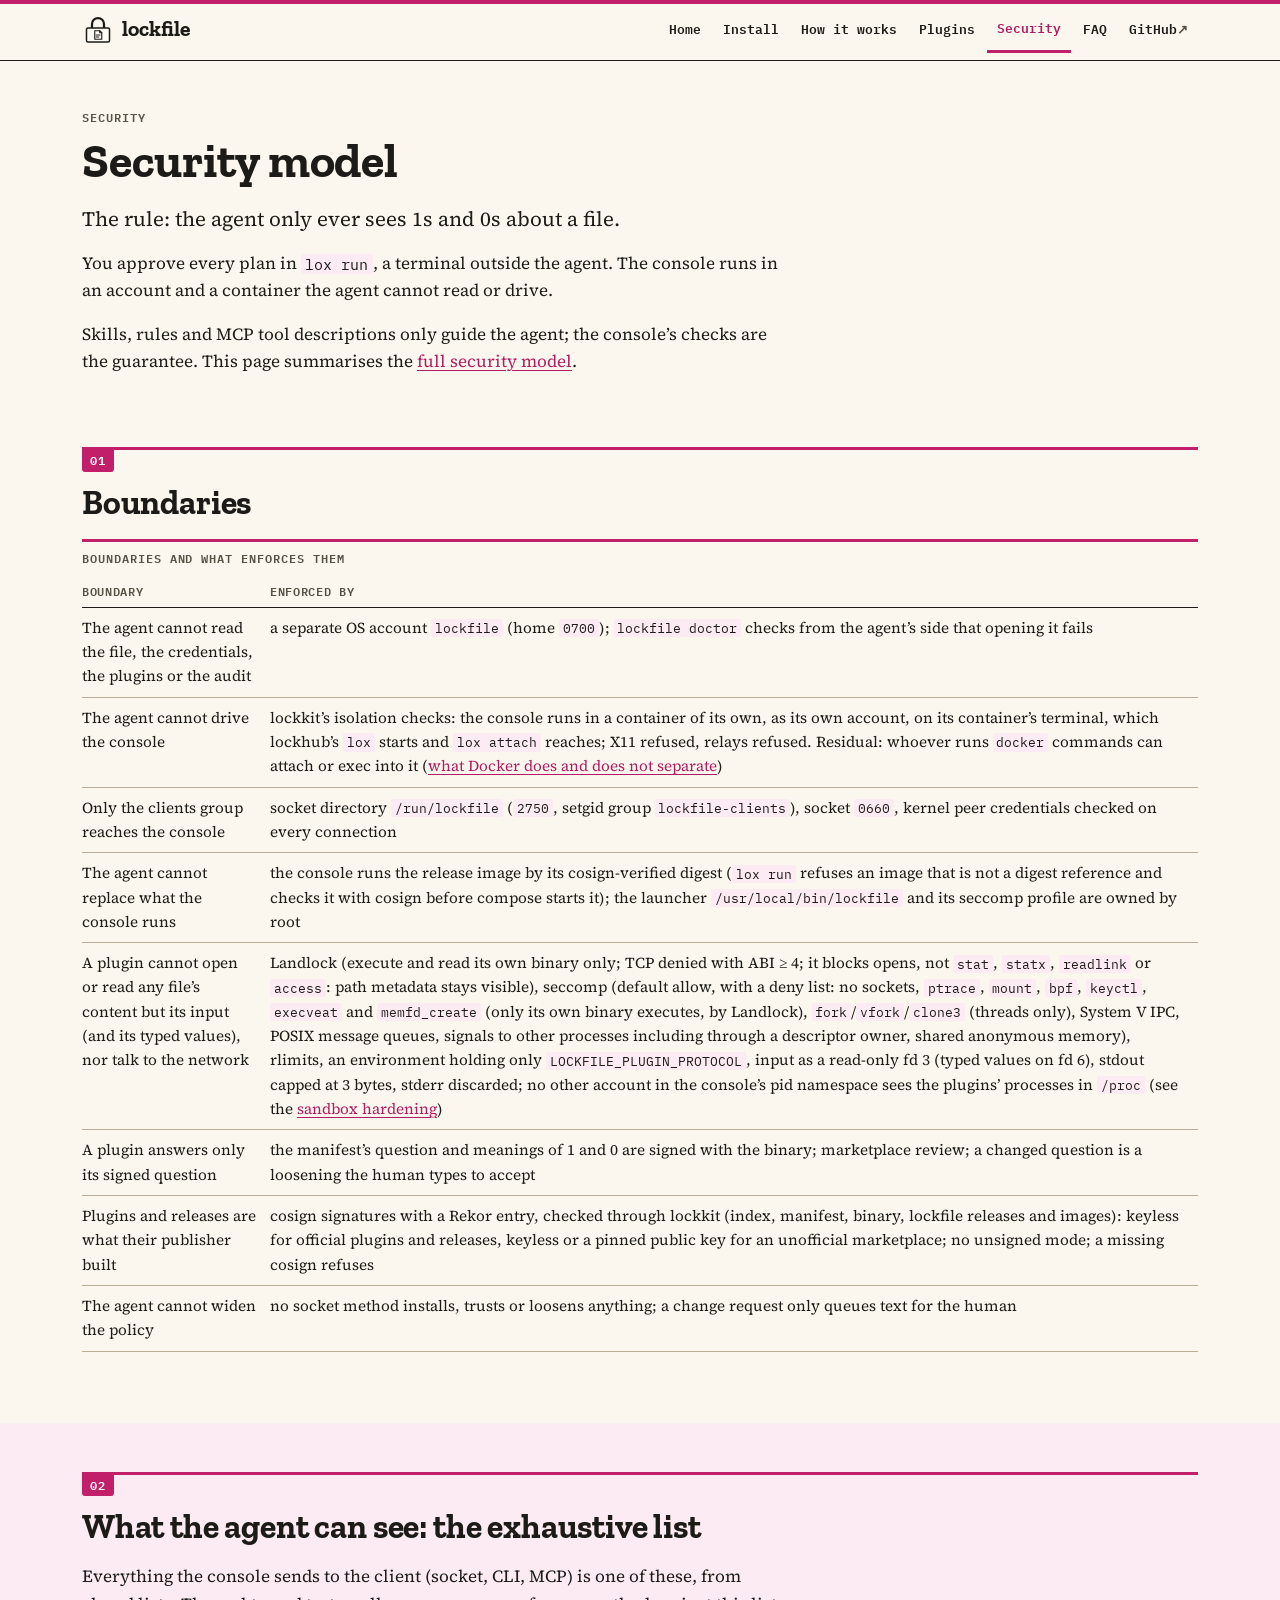
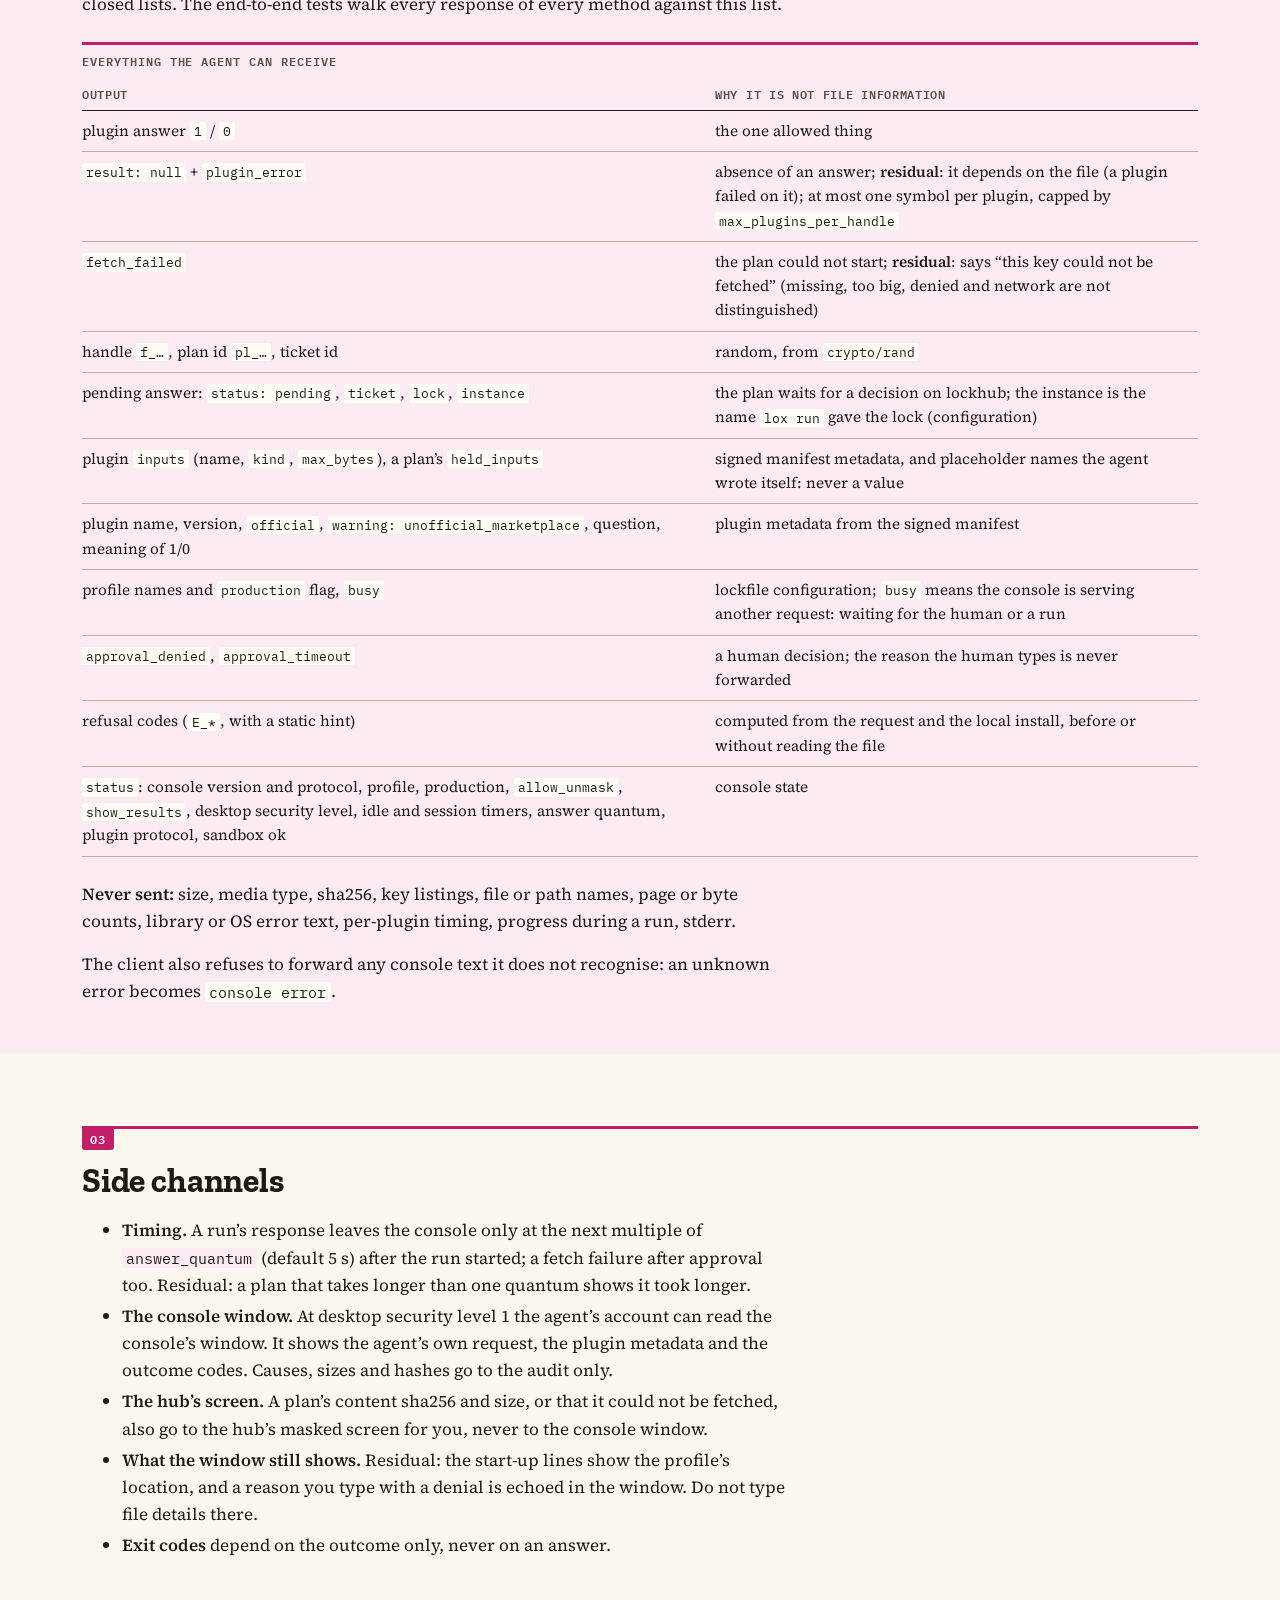
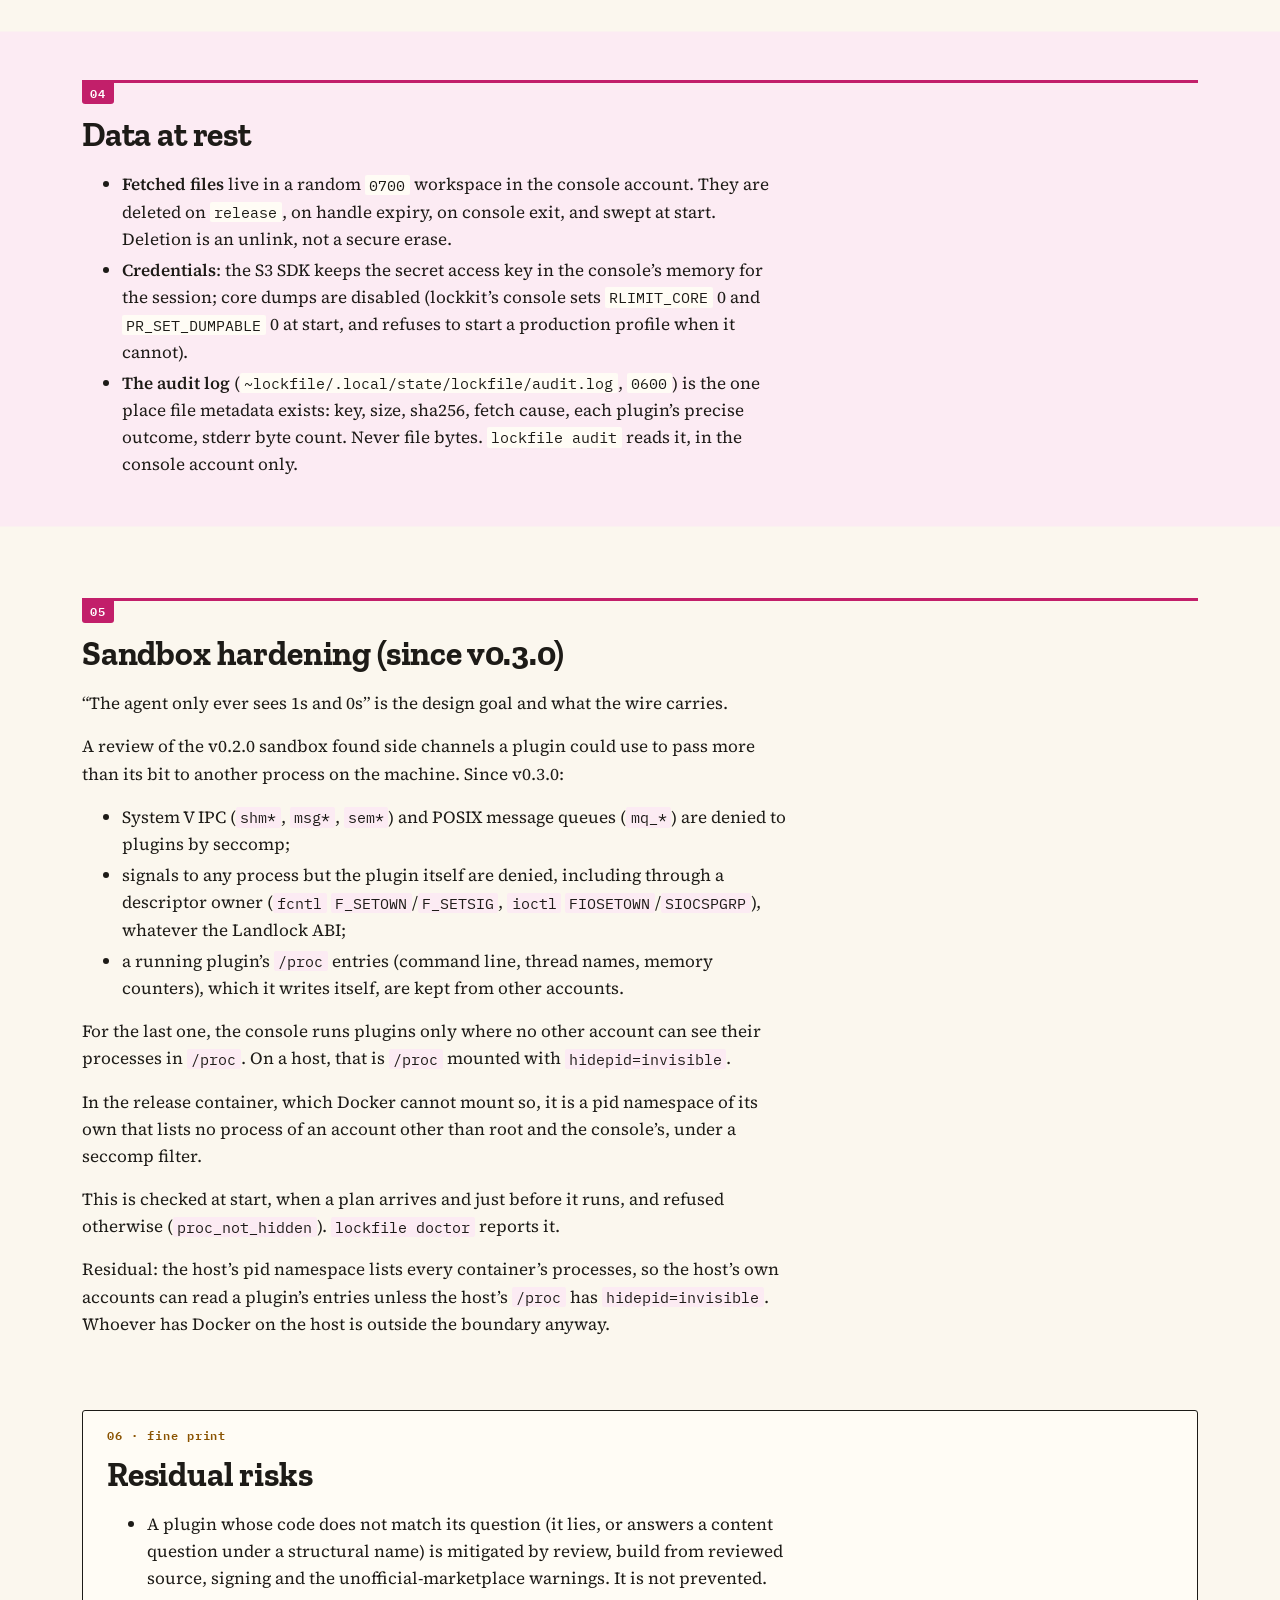
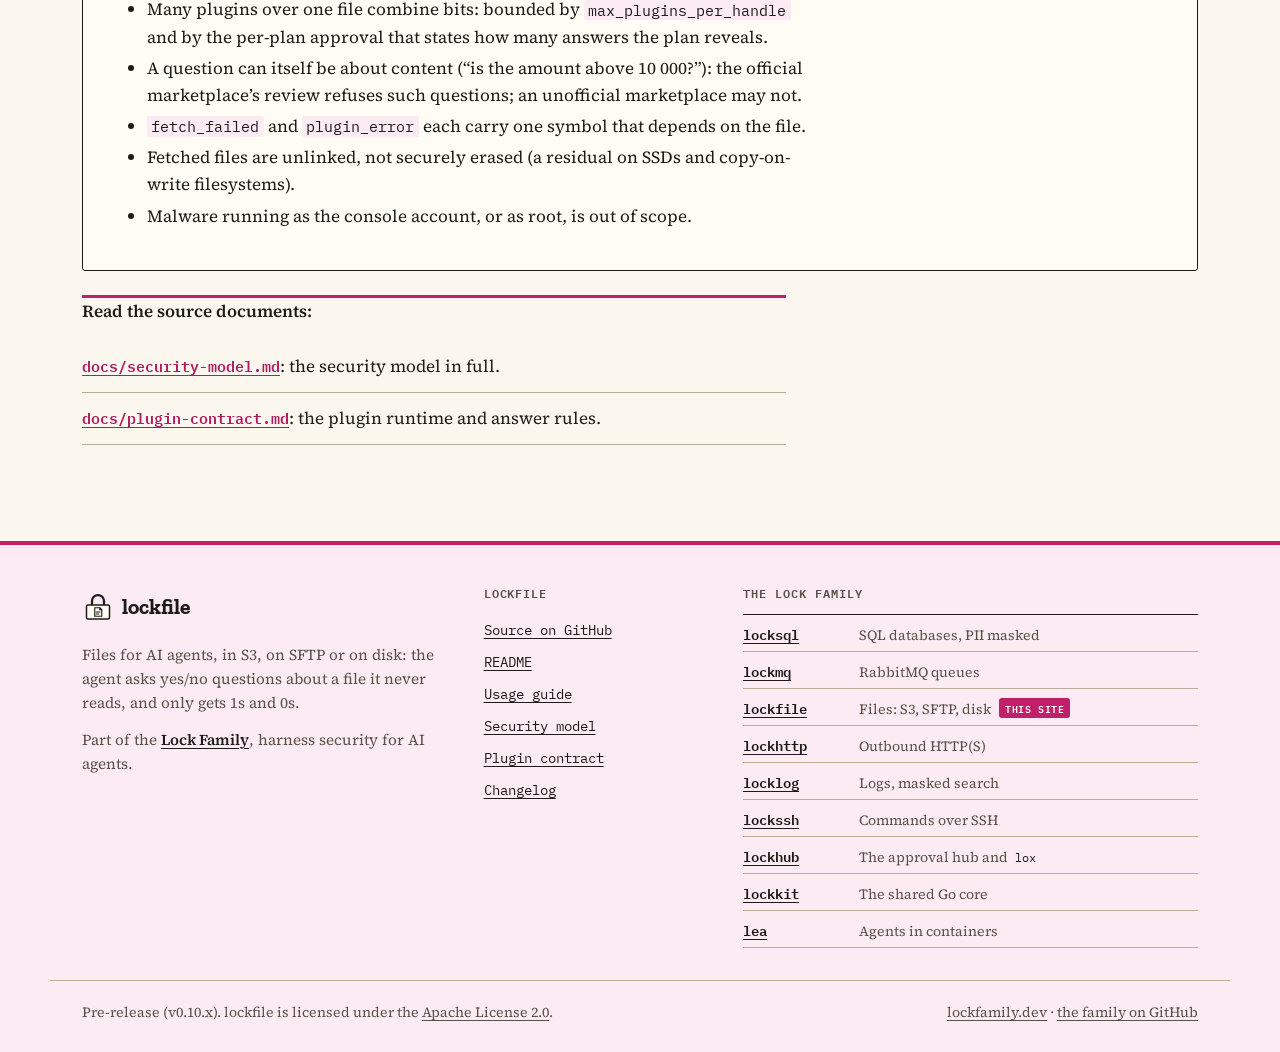
<file: site/security/index.html>
<!doctype html>
<html lang="en" data-accent="lockfile">
<head>
  <meta charset="utf-8">
  <meta name="viewport" content="width=device-width, initial-scale=1">
  <title>lockfile security model: the agent only sees 1s and 0s</title>
  <meta name="description" content="lockfile's security model: the boundaries and what enforces them, the exhaustive list of what the agent can see, side channels, data at rest and residual risks.">
  <meta name="color-scheme" content="light dark">
  <meta name="theme-color" content="#fbf7ee" media="(prefers-color-scheme: light)">
  <meta name="theme-color" content="#1f1d26" media="(prefers-color-scheme: dark)">
  <link rel="canonical" href="https://davidgodefroid.github.io/lockfile/security/">
  <meta property="og:type" content="website">
  <meta property="og:site_name" content="lockfile">
  <meta property="og:title" content="lockfile security model: the agent only sees 1s and 0s">
  <meta property="og:description" content="lockfile's security model: the boundaries and what enforces them, the exhaustive list of what the agent can see, side channels, data at rest and residual risks.">
  <meta property="og:url" content="https://davidgodefroid.github.io/lockfile/security/">
  <meta property="og:image" content="https://davidgodefroid.github.io/lockfile/assets/og.png">
  <meta property="og:image:type" content="image/png">
  <meta property="og:image:width" content="1200">
  <meta property="og:image:height" content="630">
  <meta property="og:image:alt" content="lockfile: your agent asks about the file. It never reads it.">
  <meta property="og:locale" content="en_US">
  <meta name="twitter:card" content="summary_large_image">
  <meta name="twitter:title" content="lockfile security model: the agent only sees 1s and 0s">
  <meta name="twitter:description" content="lockfile's security model: the boundaries and what enforces them, the exhaustive list of what the agent can see, side channels, data at rest and residual risks.">
  <meta name="twitter:image" content="https://davidgodefroid.github.io/lockfile/assets/og.png">
  <meta name="twitter:image:alt" content="lockfile: your agent asks about the file. It never reads it.">
  <link rel="icon" href="../assets/logo.svg" type="image/svg+xml">
  <link rel="apple-touch-icon" href="../assets/apple-touch-icon.png">
  <link rel="preload" href="../assets/fonts/zilla-slab-700.woff2" as="font" type="font/woff2" crossorigin>
  <link rel="preload" href="../assets/fonts/source-serif-4-400.woff2" as="font" type="font/woff2" crossorigin>
  <link rel="stylesheet" href="../assets/tokens.css">
  <link rel="stylesheet" href="../assets/lock-site.css">
  <script src="../assets/anchors.js" defer></script>
  <script src="../assets/copy.js" defer></script>
</head>
<body>
  <a class="skip-link" href="#main">Skip to content</a>
  <header class="site-header">
    <div class="wrap">
      <a class="brand" href="../"><img src="../assets/logo.svg" alt="" width="32" height="32"><span class="wordmark">lockfile</span></a>
      <nav class="site-nav" aria-label="Main">
        <ul>
          <li><a href="../">Home</a></li>
          <li><a href="../install/">Install</a></li>
          <li><a href="../how-it-works/">How it works</a></li>
          <li><a href="../plugins/">Plugins</a></li>
          <li><a href="../security/" aria-current="page">Security</a></li>
          <li><a href="../faq/">FAQ</a></li>
          <li><a href="https://github.com/DavidGodefroid/lockfile">GitHub</a></li>
        </ul>
      </nav>
    </div>
  </header>
  <main id="main" tabindex="-1">
    <div class="wrap">

<p class="eyebrow">Security</p>
<h1>Security model</h1>
<div class="prose">
  <p class="lead">The rule: the agent only ever sees 1s and 0s about a file.</p>
  <p>You approve every plan in <code>lox run</code>, a terminal outside the agent. The console runs in an account and a container the agent cannot read or drive.</p>
  <p>Skills, rules and MCP tool descriptions only guide the agent; the console’s checks are the guarantee. This page summarises the <a href="https://github.com/DavidGodefroid/lockfile/blob/main/docs/security-model.md">full security model</a>.</p>
</div>

<section aria-labelledby="boundaries">
  <h2 id="boundaries">Boundaries</h2>
  <div class="table-wrap" role="region" aria-label="Boundaries and what enforces them" tabindex="0">
  <table>
  <caption>Boundaries and what enforces them</caption>
  <thead><tr><th scope="col">Boundary</th><th scope="col">Enforced by</th></tr></thead>
  <tbody>
  <tr><td>The agent cannot read the file, the credentials, the plugins or the audit</td><td>a separate OS account <code>lockfile</code> (home <code>0700</code>); <code>lockfile doctor</code> checks from the agent’s side that opening it fails</td></tr>
  <tr><td>The agent cannot drive the console</td><td>lockkit’s isolation checks: the console runs in a container of its own, as its own account, on its container’s terminal, which lockhub’s <code>lox</code> starts and <code>lox attach</code> reaches; X11 refused, relays refused. Residual: whoever runs <code>docker</code> commands can attach or exec into it (<a href="https://github.com/DavidGodefroid/lockfile/blob/main/docs/docker.md#what-docker-does-and-does-not-separate">what Docker does and does not separate</a>)</td></tr>
  <tr><td>Only the clients group reaches the console</td><td>socket directory <code>/run/lockfile</code> (<code>2750</code>, setgid group <code>lockfile-clients</code>), socket <code>0660</code>, kernel peer credentials checked on every connection</td></tr>
  <tr><td>The agent cannot replace what the console runs</td><td>the console runs the release image by its cosign-verified digest (<code>lox run</code> refuses an image that is not a digest reference and checks it with cosign before compose starts it); the launcher <code>/usr/local/bin/lockfile</code> and its seccomp profile are owned by root</td></tr>
  <tr><td>A plugin cannot open or read any file’s content but its input (and its typed values), nor talk to the network</td><td>Landlock (execute and read its own binary only; TCP denied with ABI ≥ 4; it blocks opens, not <code>stat</code>, <code>statx</code>, <code>readlink</code> or <code>access</code>: path metadata stays visible), seccomp (default allow, with a deny list: no sockets, <code>ptrace</code>, <code>mount</code>, <code>bpf</code>, <code>keyctl</code>, <code>execveat</code> and <code>memfd_create</code> (only its own binary executes, by Landlock), <code>fork</code>/<code>vfork</code>/<code>clone3</code> (threads only), System V IPC, POSIX message queues, signals to other processes including through a descriptor owner, shared anonymous memory), rlimits, an environment holding only <code>LOCKFILE_PLUGIN_PROTOCOL</code>, input as a read-only fd 3 (typed values on fd 6), stdout capped at 3 bytes, stderr discarded; no other account in the console’s pid namespace sees the plugins’ processes in <code>/proc</code> (see the <a href="#sandbox-hardening">sandbox hardening</a>)</td></tr>
  <tr><td>A plugin answers only its signed question</td><td>the manifest’s question and meanings of 1 and 0 are signed with the binary; marketplace review; a changed question is a loosening the human types to accept</td></tr>
  <tr><td>Plugins and releases are what their publisher built</td><td>cosign signatures with a Rekor entry, checked through lockkit (index, manifest, binary, lockfile releases and images): keyless for official plugins and releases, keyless or a pinned public key for an unofficial marketplace; no unsigned mode; a missing cosign refuses</td></tr>
  <tr><td>The agent cannot widen the policy</td><td>no socket method installs, trusts or loosens anything; a change request only queues text for the human</td></tr>
  </tbody>
  </table>
  </div>
</section>

<section aria-labelledby="visible">
  <h2 id="visible">What the agent can see: the exhaustive list</h2>
  <p class="prose">Everything the console sends to the client (socket, CLI, MCP) is one of these, from closed lists. The end-to-end tests walk every response of every method against this list.</p>
  <div class="table-wrap" role="region" aria-label="Everything the agent can receive" tabindex="0">
  <table>
  <caption>Everything the agent can receive</caption>
  <thead><tr><th scope="col">Output</th><th scope="col">Why it is not file information</th></tr></thead>
  <tbody>
  <tr><td>plugin answer <code>1</code> / <code>0</code></td><td>the one allowed thing</td></tr>
  <tr><td><code>result: null</code> + <code>plugin_error</code></td><td>absence of an answer; <strong>residual</strong>: it depends on the file (a plugin failed on it); at most one symbol per plugin, capped by <code>max_plugins_per_handle</code></td></tr>
  <tr><td><code>fetch_failed</code></td><td>the plan could not start; <strong>residual</strong>: says “this key could not be fetched” (missing, too big, denied and network are not distinguished)</td></tr>
  <tr><td>handle <code>f_…</code>, plan id <code>pl_…</code>, ticket id</td><td>random, from <code>crypto/rand</code></td></tr>
  <tr><td>pending answer: <code>status: pending</code>, <code>ticket</code>, <code>lock</code>, <code>instance</code></td><td>the plan waits for a decision on lockhub; the instance is the name <code>lox run</code> gave the lock (configuration)</td></tr>
  <tr><td>plugin <code>inputs</code> (name, <code>kind</code>, <code>max_bytes</code>), a plan’s <code>held_inputs</code></td><td>signed manifest metadata, and placeholder names the agent wrote itself: never a value</td></tr>
  <tr><td>plugin name, version, <code>official</code>, <code>warning: unofficial_marketplace</code>, question, meaning of 1/0</td><td>plugin metadata from the signed manifest</td></tr>
  <tr><td>profile names and <code>production</code> flag, <code>busy</code></td><td>lockfile configuration; <code>busy</code> means the console is serving another request: waiting for the human or a run</td></tr>
  <tr><td><code>approval_denied</code>, <code>approval_timeout</code></td><td>a human decision; the reason the human types is never forwarded</td></tr>
  <tr><td>refusal codes (<code>E_*</code>, with a static hint)</td><td>computed from the request and the local install, before or without reading the file</td></tr>
  <tr><td><code>status</code>: console version and protocol, profile, production, <code>allow_unmask</code>, <code>show_results</code>, desktop security level, idle and session timers, answer quantum, plugin protocol, sandbox ok</td><td>console state</td></tr>
  </tbody>
  </table>
  </div>
  <div class="prose">
    <p><strong>Never sent:</strong> size, media type, sha256, key listings, file or path names, page or byte counts, library or OS error text, per-plugin timing, progress during a run, stderr.</p>
    <p>The client also refuses to forward any console text it does not recognise: an unknown error becomes <code>console error</code>.</p>
  </div>
</section>

<section aria-labelledby="side-channels">
  <h2 id="side-channels">Side channels</h2>
  <ul class="prose">
    <li><strong>Timing.</strong> A run’s response leaves the console only at the next multiple of <code>answer_quantum</code> (default 5 s) after the run started; a fetch failure after approval too. Residual: a plan that takes longer than one quantum shows it took longer.</li>
    <li><strong>The console window.</strong> At desktop security level 1 the agent’s account can read the console’s window. It shows the agent’s own request, the plugin metadata and the outcome codes. Causes, sizes and hashes go to the audit only.</li>
    <li><strong>The hub’s screen.</strong> A plan’s content sha256 and size, or that it could not be fetched, also go to the hub’s masked screen for you, never to the console window.</li>
    <li><strong>What the window still shows.</strong> Residual: the start-up lines show the profile’s location, and a reason you type with a denial is echoed in the window. Do not type file details there.</li>
    <li><strong>Exit codes</strong> depend on the outcome only, never on an answer.</li>
  </ul>
</section>

<section aria-labelledby="at-rest">
  <h2 id="at-rest">Data at rest</h2>
  <ul class="prose">
    <li><strong>Fetched files</strong> live in a random <code>0700</code> workspace in the console account. They are deleted on <code>release</code>, on handle expiry, on console exit, and swept at start. Deletion is an unlink, not a secure erase.</li>
    <li><strong>Credentials</strong>: the S3 SDK keeps the secret access key in the console’s memory for the session; core dumps are disabled (lockkit’s console sets <code>RLIMIT_CORE</code> 0 and <code>PR_SET_DUMPABLE</code> 0 at start, and refuses to start a production profile when it cannot).</li>
    <li><strong>The audit log</strong> (<code>~lockfile/.local/state/lockfile/audit.log</code>, <code>0600</code>) is the one place file metadata exists: key, size, sha256, fetch cause, each plugin’s precise outcome, stderr byte count. Never file bytes. <code>lockfile audit</code> reads it, in the console account only.</li>
  </ul>
</section>

<section aria-labelledby="sandbox-hardening">
  <h2 id="sandbox-hardening">Sandbox hardening (since v0.3.0)</h2>
  <div class="prose">
    <p>“The agent only ever sees 1s and 0s” is the design goal and what the wire carries.</p>
    <p>A review of the v0.2.0 sandbox found side channels a plugin could use to pass more than its bit to another process on the machine. Since v0.3.0:</p>
    <ul>
      <li>System V IPC (<code>shm*</code>, <code>msg*</code>, <code>sem*</code>) and POSIX message queues (<code>mq_*</code>) are denied to plugins by seccomp;</li>
      <li>signals to any process but the plugin itself are denied, including through a descriptor owner (<code>fcntl</code> <code>F_SETOWN</code>/<code>F_SETSIG</code>, <code>ioctl</code> <code>FIOSETOWN</code>/<code>SIOCSPGRP</code>), whatever the Landlock ABI;</li>
      <li>a running plugin’s <code>/proc</code> entries (command line, thread names, memory counters), which it writes itself, are kept from other accounts.</li>
    </ul>
    <p>For the last one, the console runs plugins only where no other account can see their processes in <code>/proc</code>. On a host, that is <code>/proc</code> mounted with <code>hidepid=invisible</code>.</p>
    <p>In the release container, which Docker cannot mount so, it is a pid namespace of its own that lists no process of an account other than root and the console’s, under a seccomp filter.</p>
    <p>This is checked at start, when a plan arrives and just before it runs, and refused otherwise (<code>proc_not_hidden</code>). <code>lockfile doctor</code> reports it.</p>
    <p>Residual: the host’s pid namespace lists every container’s processes, so the host’s own accounts can read a plugin’s entries unless the host’s <code>/proc</code> has <code>hidepid=invisible</code>. Whoever has Docker on the host is outside the boundary anyway.</p>
  </div>
</section>

<section class="limits" aria-labelledby="residual">
  <h2 id="residual">Residual risks</h2>
  <ul class="prose">
    <li>A plugin whose code does not match its question (it lies, or answers a content question under a structural name) is mitigated by review, build from reviewed source, signing and the unofficial-marketplace warnings. It is not prevented.</li>
    <li>Many plugins over one file combine bits: bounded by <code>max_plugins_per_handle</code> and by the per-plan approval that states how many answers the plan reveals.</li>
    <li>A question can itself be about content (“is the amount above 10 000?”): the official marketplace’s review refuses such questions; an unofficial marketplace may not.</li>
    <li><code>fetch_failed</code> and <code>plugin_error</code> each carry one symbol that depends on the file.</li>
    <li>Fetched files are unlinked, not securely erased (a residual on SSDs and copy-on-write filesystems).</li>
    <li>Malware running as the console account, or as root, is out of scope.</li>
  </ul>
</section>

<div class="more prose">
  <p><strong>Read the source documents:</strong></p>
  <ul>
    <li><a href="https://github.com/DavidGodefroid/lockfile/blob/main/docs/security-model.md">docs/security-model.md</a>: the security model in full.</li>
    <li><a href="https://github.com/DavidGodefroid/lockfile/blob/main/docs/plugin-contract.md">docs/plugin-contract.md</a>: the plugin runtime and answer rules.</li>
  </ul>
</div>

    </div>
  </main>
  <footer class="site-footer">
    <div class="wrap footer-grid">
      <div class="footer-about">
        <a class="brand" href="../"><img src="../assets/logo.svg" alt="" width="32" height="32"><span class="wordmark">lockfile</span></a>
        <p>Files for AI agents, in S3, on SFTP or on disk: the agent asks yes/no questions about a file it never reads, and only gets 1s and 0s.</p>
        <p class="family-link">Part of the <a href="https://lockfamily.dev">Lock Family</a>, harness security for AI agents.</p>
      </div>
      <nav aria-labelledby="footer-lock">
        <h2 id="footer-lock">lockfile</h2>
        <ul>
          <li><a href="https://github.com/DavidGodefroid/lockfile">Source on GitHub</a></li>
          <li><a href="https://github.com/DavidGodefroid/lockfile/blob/main/README.md">README</a></li>
          <li><a href="https://github.com/DavidGodefroid/lockfile/blob/main/docs/usage.md">Usage guide</a></li>
          <li><a href="https://github.com/DavidGodefroid/lockfile/blob/main/docs/security-model.md">Security model</a></li>
          <li><a href="https://github.com/DavidGodefroid/lockfile/blob/main/docs/plugin-contract.md">Plugin contract</a></li>
          <li><a href="https://github.com/DavidGodefroid/lockfile/blob/main/CHANGELOG.md">Changelog</a></li>
        </ul>
      </nav>
      <nav class="family-strip" aria-labelledby="footer-family">
        <h2 id="footer-family">The Lock Family</h2>
        <ul>
          <li data-lock="locksql"><a href="https://github.com/DavidGodefroid/locksql">locksql</a><span>SQL databases, PII masked</span></li>
          <li data-lock="lockmq"><a href="https://github.com/DavidGodefroid/lockmq">lockmq</a><span>RabbitMQ queues</span></li>
          <li data-lock="lockfile" aria-current="true"><a href="https://github.com/DavidGodefroid/lockfile">lockfile</a><span>Files: S3, SFTP, disk</span></li>
          <li data-lock="lockhttp"><a href="https://github.com/DavidGodefroid/lockhttp">lockhttp</a><span>Outbound HTTP(S)</span></li>
          <li data-lock="locklog"><a href="https://github.com/DavidGodefroid/locklog">locklog</a><span>Logs, masked search</span></li>
          <li data-lock="lockssh"><a href="https://github.com/DavidGodefroid/lockssh">lockssh</a><span>Commands over SSH</span></li>
          <li data-lock="lockhub"><a href="https://github.com/DavidGodefroid/lockhub">lockhub</a><span>The approval hub and <code>lox</code></span></li>
          <li data-lock="lockkit"><a href="https://github.com/DavidGodefroid/lockkit">lockkit</a><span>The shared Go core</span></li>
          <li data-lock="lea"><a href="https://github.com/DavidGodefroid/lea">lea</a><span>Agents in containers</span></li>
        </ul>
      </nav>
    </div>
    <div class="wrap footer-bottom">
      <p>Pre-release (v0.10.x). lockfile is licensed under the <a href="https://github.com/DavidGodefroid/lockfile/blob/main/LICENSE">Apache License 2.0</a>.</p>
      <p><a href="https://lockfamily.dev">lockfamily.dev</a> · <a href="https://github.com/DavidGodefroid/lockfamily">the family on GitHub</a></p>
    </div>
  </footer>
</body>
</html>
</file>
<file: site/assets/tokens.css>
/* Lock Family identity tokens: "the signed ticket".
   Fonts, colours, spacing for lockfamily.dev and the per-tool sites.
   Self-hosted fonts (SIL OFL 1.1, assets/fonts/), no third-party request.
   docs/identity.md documents every token; tests/test_site.py keeps the
   two in step and checks the WCAG AA contrast of the pairs it lists. */

@font-face {
  font-family: "Zilla Slab";
  src: url("fonts/zilla-slab-700.woff2") format("woff2");
  font-weight: 700; font-style: normal; font-display: swap;
}
@font-face {
  font-family: "Source Serif 4";
  src: url("fonts/source-serif-4-400.woff2") format("woff2");
  font-weight: 400; font-style: normal; font-display: swap;
}
@font-face {
  font-family: "Source Serif 4";
  src: url("fonts/source-serif-4-400-italic.woff2") format("woff2");
  font-weight: 400; font-style: italic; font-display: swap;
}
@font-face {
  font-family: "Source Serif 4";
  src: url("fonts/source-serif-4-600.woff2") format("woff2");
  font-weight: 600; font-style: normal; font-display: swap;
}
@font-face {
  font-family: "IBM Plex Mono";
  src: url("fonts/ibm-plex-mono-400.woff2") format("woff2");
  font-weight: 400; font-style: normal; font-display: swap;
}
@font-face {
  font-family: "IBM Plex Mono";
  src: url("fonts/ibm-plex-mono-600.woff2") format("woff2");
  font-weight: 600; font-style: normal; font-display: swap;
}

:root {
  /* type */
  --font-display: "Zilla Slab", "Rockwell", "Roboto Slab", Georgia, serif;
  --font-text: "Source Serif 4", "Iowan Old Style", "Palatino Linotype", Georgia, serif;
  --font-mono: "IBM Plex Mono", ui-monospace, SFMono-Regular, Menlo, Consolas, monospace;

  /* paper (light): a printed ticket on a desk */
  --paper: #fbf7ee;    /* page */
  --paper-2: #f3ecdd;  /* stub, neutral bands */
  --card: #fffcf5;     /* the ticket's face */
  --ink: #1d1b17;      /* text, logos */
  --ink-2: #575146;    /* secondary text, control borders */
  --rule: #b9af98;     /* ledger lines, perforations (decorative) */
  --sign: #1f4a9c;     /* signature ink: links, a human's decision */
  --stamp: #a8201a;    /* the denial stamp */
  --auto: #2d6a35;     /* approved by a rule */
  --asked: #8a5300;    /* waiting for you */
  --mask: #0e6158;     /* masked values, the hub */
  --agent: #2a55a8;    /* the agent's request */
  --accent: #2346d2; --on-accent: #ffffff; --accent-ink: #2346d2; --accent-tint: #ebeffc; --accent-stock: #c8d1f7; --accent-stock-2: #d4c8f7;
  --term-bg: #1a1814;  /* lox run: a real terminal, dark in both themes */
  --term-text: #e2e8f0;
  --term-dim: #94a3b8;

  /* space: a 4px base */
  --s-1: 4px; --s-2: 8px; --s-3: 12px; --s-4: 16px;
  --s-5: 24px; --s-6: 32px; --s-7: 48px; --s-8: 72px;
  --gutter: 16px;
  --measure: 40rem;
  --radius: 3px;       /* paper has corners */
  --rule-w: 1px;
  --perf: 2px dashed var(--rule);
  color-scheme: light;
}

/* dusk (dark): a dyed dark stock, lifted off black; cream ink stays warm */
@media (prefers-color-scheme: dark) {
  :root {
    --paper: #1f1d26;
    --paper-2: #282531;
    --card: #2f2c3a;
    --ink: #ede6d6;
    --ink-2: #bdb5a3;
    --rule: #5a546c;
    --sign: #a3bdff;
    --stamp: #ff9384;
    --auto: #7fcf8a;
    --asked: #e8b860;
    --mask: #6fd9c8;
    --agent: #89b4fa;
    --accent: #889cf0; --on-accent: #14120e; --accent-ink: #889cf0; --accent-tint: #202548; --accent-stock: #1d307c; --accent-stock-2: #2b1763;
    --term-bg: #121017;
    color-scheme: dark;
  }
}

@media (min-width: 768px) { :root { --gutter: 32px; } }

/* Product accents (site-kit/COLOUR.md). Put data-accent="<product>" on
   <html> (a Lock site) or on any element (one Lock's row on the family
   page); without it the family's cobalt applies.
   --accent        fills: buttons, chips, thick rules, the ticket's shadow
   --on-accent     text on --accent
   --accent-ink    the accent as text and links, AA on every ground below
   --accent-tint   a pale band or tile
   --accent-stock  the hero's coloured stock; -2 is the end of its wash */
/* accents:begin (generated by site-kit/tools/accents.py, do not edit by hand) */
[data-accent="lockfamily"] { --accent: #2346d2; --on-accent: #ffffff; --accent-ink: #2346d2; --accent-tint: #ebeffc; --accent-stock: #c8d1f7; --accent-stock-2: #d4c8f7; }
[data-accent="locksql"] { --accent: #6d35d8; --on-accent: #ffffff; --accent-ink: #6933cf; --accent-tint: #f1ebfc; --accent-stock: #d8c8f7; --accent-stock-2: #efc8f7; }
[data-accent="lockmq"] { --accent: #c9400a; --on-accent: #ffffff; --accent-ink: #ad3709; --accent-tint: #fcf0eb; --accent-stock: #f7d5c8; --accent-stock-2: #f7e6c8; }
[data-accent="lockfile"] { --accent: #c21f6a; --on-accent: #ffffff; --accent-ink: #af1c5f; --accent-tint: #fcebf3; --accent-stock: #f7c8dd; --accent-stock-2: #f7c8f0; }
[data-accent="lockhttp"] { --accent: #0672a3; --on-accent: #ffffff; --accent-ink: #066b99; --accent-tint: #ebf7fc; --accent-stock: #c8e8f7; --accent-stock-2: #c8f7f1; }
[data-accent="locklog"] { --accent: #1c7c3c; --on-accent: #ffffff; --accent-ink: #1b7a3b; --accent-tint: #ebfcf1; --accent-stock: #c8f7d7; --accent-stock-2: #d3f7c8; }
[data-accent="lockssh"] { --accent: #5d7500; --on-accent: #ffffff; --accent-ink: #5b7300; --accent-tint: #f8fceb; --accent-stock: #edf7c8; --accent-stock-2: #d5f7c8; }
[data-accent="lea"] { --accent: #9a2bb3; --on-accent: #ffffff; --accent-ink: #9128a8; --accent-tint: #f9ebfc; --accent-stock: #eec8f7; --accent-stock-2: #f7c8e8; }
[data-accent="lockhub"] { --accent: #0b7a70; --on-accent: #ffffff; --accent-ink: #0a7067; --accent-tint: #ebfcfa; --accent-stock: #c8f7f2; --accent-stock-2: #c8e5f7; }
[data-accent="lockkit"] { --accent: #9a5f00; --on-accent: #ffffff; --accent-ink: #885400; --accent-tint: #fcf5eb; --accent-stock: #f7e5c8; --accent-stock-2: #f7d3c8; }
@media (prefers-color-scheme: dark) {
  [data-accent="lockfamily"] { --accent: #889cf0; --on-accent: #14120e; --accent-ink: #889cf0; --accent-tint: #202548; --accent-stock: #1d307c; --accent-stock-2: #2b1763; }
  [data-accent="locksql"] { --accent: #ad8af0; --on-accent: #14120e; --accent-ink: #ad8af0; --accent-tint: #2f224a; --accent-stock: #3e1d7c; --accent-stock-2: #541660; }
  [data-accent="lockmq"] { --accent: #ef9f80; --on-accent: #14120e; --accent-ink: #ef9f80; --accent-tint: #412420; --accent-stock: #672f18; --accent-stock-2: #42300f; }
  [data-accent="lockfile"] { --accent: #f18dbb; --on-accent: #14120e; --accent-ink: #f18dbb; --accent-tint: #401d34; --accent-stock: #781c46; --accent-stock-2: #5a1550; }
  [data-accent="lockhttp"] { --accent: #80cdef; --on-accent: #14120e; --accent-ink: #80cdef; --accent-tint: #1a2e3f; --accent-stock: #15455b; --accent-stock-2: #0d3833; }
  [data-accent="locklog"] { --accent: #80efa5; --on-accent: #14120e; --accent-ink: #80efa5; --accent-tint: #1e302a; --accent-stock: #114a24; --accent-stock-2: #193b0e; }
  [data-accent="lockssh"] { --accent: #d8ef80; --on-accent: #14120e; --accent-ink: #d8ef80; --accent-tint: #2b2f1e; --accent-stock: #384210; --accent-stock-2: #1b3b0e; }
  [data-accent="lea"] { --accent: #df8df1; --on-accent: #14120e; --accent-ink: #df8df1; --accent-tint: #382042; --accent-stock: #671c78; --accent-stock-2: #5d1646; }
  [data-accent="lockhub"] { --accent: #80efe5; --on-accent: #14120e; --accent-ink: #80efe5; --accent-tint: #1b3035; --accent-stock: #104641; --accent-stock-2: #12364c; }
  [data-accent="lockkit"] { --accent: #efc580; --on-accent: #14120e; --accent-ink: #efc580; --accent-tint: #382a1e; --accent-stock: #533a13; --accent-stock-2: #562514; }
}
/* accents:end */
</file>
<file: site/assets/lock-site.css>
/* lock-site.css: the shared stylesheet of the Lock sites (locksql, lockmq,
   lockfile, lockhttp, locklog). Identical bytes in every Lock repo.

   The family identity, "a printed ticket that a human signs", on coloured
   stock: lockfamily/docs/identity.md and site-kit/COLOUR.md. Link
   tokens.css first (fonts, colours, space, the accents), then this file,
   and name the product once: <html data-accent="locksql">. No build step,
   no third-party request.

   It styles the shared shell (header, hero, install box, footer, family
   strip) and every content class the Lock sites use, under their old names,
   so a site migrates by swapping the stylesheet and its header, hero and
   footer, not by rewriting its pages. See the kit's KIT.md. */

/* ---------- base ---------- */

*, *::before, *::after { box-sizing: border-box; }
html { -webkit-text-size-adjust: 100%; text-size-adjust: 100%; }
body {
  margin: 0;
  background: var(--paper);
  color: var(--ink);
  font: 400 1.0625rem/1.6 var(--font-text);
  font-kerning: normal;
  overflow-wrap: break-word;
  overflow-x: hidden;
}
img, svg, video { max-width: 100%; height: auto; }
a { color: var(--accent-ink); text-underline-offset: 3px; text-decoration-thickness: 1px; }
a:hover { text-decoration-thickness: 2px; }
:focus-visible { outline: 3px solid var(--accent-ink); outline-offset: 3px; }
[id] { scroll-margin-top: 5rem; }

h1, h2, h3 {
  font-family: var(--font-display); font-weight: 700; line-height: 1.12;
  letter-spacing: -0.005em; text-wrap: balance;
}
h1 { font-size: clamp(2rem, 1.4rem + 2.6vw, 3rem); margin: var(--s-7) 0 var(--s-4); max-width: 24ch; }
h2 { font-size: clamp(1.5rem, 1.2rem + 1.2vw, 2.1rem); margin: var(--s-8) 0 var(--s-4); max-width: 30ch; }
h3 { font-size: 1.25rem; margin: var(--s-6) 0 var(--s-2); }
h1 code, h2 code, h3 code { font-size: 0.82em; font-weight: 600; }
p, ul, ol { margin: 0 0 var(--s-4); }
li + li { margin-top: var(--s-1); }
strong { font-weight: 600; }

code, kbd, pre { font-family: var(--font-mono); }
code { font-size: 0.86em; }
:not(pre) > code {
  padding: 0.05em 0.3em; border-radius: 2px;
  background: var(--accent-tint); color: var(--ink);
  overflow-wrap: anywhere;
}
kbd {
  display: inline-block; padding: 0 0.4em; line-height: 1.4; font-size: 0.86em;
  border: 1px solid var(--ink-2); border-bottom-width: 2px; border-radius: var(--radius);
  background: var(--card); color: var(--ink);
}

.wrap { width: 100%; max-width: 1180px; margin: 0 auto; padding: 0 var(--gutter); }
main { display: block; outline: none; padding-bottom: var(--s-7); counter-reset: clause; }
.prose { max-width: 44rem; }
.prose > :last-child { margin-bottom: 0; }

/* A printed form's label: mono, small, spaced capitals. */
.label, .eyebrow, caption, .site-footer h2 {
  font: 600 0.75rem/1.4 var(--font-mono); letter-spacing: 0.08em; text-transform: uppercase; color: var(--ink-2);
}

.visually-hidden {
  position: absolute !important; width: 1px; height: 1px; margin: -1px; padding: 0; border: 0;
  overflow: hidden; clip: rect(0 0 0 0); white-space: nowrap;
}
.skip-link {
  position: absolute; left: var(--s-2); top: -60px; z-index: 100;
  background: var(--ink); color: var(--paper); padding: var(--s-2) var(--s-3);
  font: 600 0.9rem var(--font-mono);
}
.skip-link:focus { top: var(--s-2); }

/* ---------- header: a ruled band, like a form's letterhead ---------- */

.site-header { position: sticky; top: 0; z-index: 50; background: var(--paper); border-bottom: 1px solid var(--ink); box-shadow: inset 0 4px 0 var(--accent); }
.site-header .wrap {
  display: flex; flex-wrap: wrap; align-items: center; justify-content: space-between;
  gap: 0 var(--s-5); min-height: 60px;
}
.brand {
  display: inline-flex; align-items: center; gap: var(--s-2); min-height: 44px;
  color: var(--ink); text-decoration: none; flex: none;
}
.brand img { width: 32px; height: 32px; }
.wordmark { font: 700 1.35rem/1 var(--font-display); letter-spacing: 0; color: var(--ink); }
.wordmark span { color: inherit; }
.brand:hover .wordmark { text-decoration: underline; text-decoration-thickness: 2px; text-underline-offset: 4px; }

.site-nav ul { display: flex; gap: 2px; margin: 0; padding: 0; list-style: none; }
.site-nav li + li { margin-top: 0; }
.site-nav a {
  display: inline-flex; align-items: center; min-height: 44px; padding: 0 10px;
  color: var(--ink); text-decoration: none; white-space: nowrap;
  font: 600 0.8rem/1.4 var(--font-mono);
  border-bottom: 2px solid transparent; margin-bottom: -1px;
}
.site-nav a:hover { color: var(--accent-ink); text-decoration: underline; }
.site-nav a[aria-current="page"] { border-bottom: 3px solid var(--accent); color: var(--accent-ink); }
.site-nav a[href^="http"]::after { content: " \2197"; color: var(--ink-2); }

/* Phones: the brand on one row, the navigation on a second row that scrolls
   sideways in its own box (a fade on the right edge hints at more links). */
@media (max-width: 47.99rem) {
  .site-header .wrap { padding-top: var(--s-1); }
  .site-nav { width: calc(100% + 2 * var(--gutter)); margin: 0 calc(-1 * var(--gutter)); border-top: 1px solid var(--rule); }
  .site-nav ul {
    overflow-x: auto; padding: 0 2.5rem 0 calc(var(--gutter) - 10px); scrollbar-width: none;
    -webkit-mask-image: linear-gradient(to right, #000 calc(100% - 2.5rem), transparent);
    mask-image: linear-gradient(to right, #000 calc(100% - 2.5rem), transparent);
  }
  .site-nav ul::-webkit-scrollbar { display: none; }
  .site-nav li { flex: none; }
}

/* ---------- page head (h1 of an inner page) ---------- */

main > .wrap > h1:first-child, main > .wrap > .eyebrow:first-child { margin-top: var(--s-7); }
main > .wrap > .eyebrow:first-child + h1 { margin-top: var(--s-2); }
.lead { font-size: clamp(1.1rem, 1rem + 0.35vw, 1.3rem); line-height: 1.5; max-width: 40rem; color: var(--ink); }
.prose .lead, .lead.prose { margin-bottom: var(--s-4); }

/* ---------- sections: numbered, like the clauses of a document ---------- */

main section > h2:not(.visually-hidden) { padding-top: 0; border-top: 3px solid var(--accent); max-width: none; }
/* The clause number: a tab in the product's colour, hanging from the rule. */
main section > h2:not(.visually-hidden)::before {
  counter-increment: clause; content: counter(clause, decimal-leading-zero);
  display: block; width: max-content; margin-bottom: var(--s-3); padding: 2px 8px 3px;
  border-radius: 0 0 var(--radius) var(--radius);
  background: var(--accent); color: var(--on-accent);
  font: 600 0.75rem/1.4 var(--font-mono); letter-spacing: 0.08em;
}

/* Every second section of a page sits on a band of the product's tint,
   edge to edge (the shadow paints the band, the clip keeps it in its row). */
main > .wrap > section:not(.hero):not(.limits):not(.demo-section):nth-of-type(even) {
  margin: var(--s-8) 0 0; padding: var(--s-7) 0;
  background: var(--accent-tint); box-shadow: 0 0 0 100vmax var(--accent-tint); clip-path: inset(0 -100vmax);
}
main > .wrap > section:not(.hero):not(.limits):not(.demo-section):nth-of-type(even) > h2 { margin-top: 0; }
main > .wrap > section:not(.hero):not(.limits):not(.demo-section):nth-of-type(even) > :last-child { margin-bottom: 0; }
main > .wrap > section:not(.hero):not(.limits):not(.demo-section):nth-of-type(even) :not(pre) > code { background: var(--card); }
main section > h2:not(.visually-hidden) > .heading-anchor { font-family: var(--font-mono); }

/* ---------- hero ---------- */

/* The hero is printed on the product's coloured stock, edge to edge, and
   ends on a perforation. --accent-stock is also its background-color, so a
   contrast check reads a flat colour under the wash. */
.hero {
  display: grid; gap: var(--s-6); align-items: start;
  position: relative; isolation: isolate;
  padding: clamp(var(--s-6), 6vw, var(--s-8)) 0 calc(var(--s-6) + 9px); margin-bottom: var(--s-6);
  background-color: var(--accent-stock);
  --notch: var(--accent-stock-2);
  --rule: color-mix(in srgb, var(--accent) 45%, transparent);
  --perf: 2px dashed var(--rule);
}
.hero::before, .hero::after { content: ""; position: absolute; left: 50%; width: 100vw; transform: translateX(-50%); }
.hero::before {
  z-index: -1; top: 0; bottom: 0;
  background: linear-gradient(180deg, var(--accent-stock) 0 40%, var(--accent-stock-2) 78% 100%);
}
.hero::after {
  bottom: -1px; height: 9px;
  background: radial-gradient(circle at 50% 100%, var(--paper) 5px, transparent 5.6px) 0 0 / 18px 9px repeat-x;
}
@media (min-width: 980px) {
  .hero::before { background: linear-gradient(100deg, var(--accent-stock) 0 36%, var(--accent-stock-2) 60% 100%); }
}
.hero :not(pre) > code { background: var(--card); }
.hero > * { min-width: 0; }
@media (min-width: 980px) {
  .hero:has(> .hero-aside) { grid-template-columns: minmax(0, 1.12fr) minmax(0, 1fr); gap: var(--s-7); }
}
.hero h1 { font-size: clamp(2.2rem, 1.3rem + 3.4vw, 3.6rem); line-height: 1.04; margin: var(--s-3) 0 var(--s-5); max-width: 16ch; }
.hero h1 .key { color: var(--accent-ink); }
.hero .lead { margin-bottom: var(--s-5); }
.hero .intro { color: var(--ink-2); max-width: 40rem; }
.hero-aside { margin: 0; }
@media (min-width: 980px) { .hero-aside { margin-top: var(--s-7); } }

.eyebrow { margin: 0; }
.eyebrow a { color: inherit; text-decoration: none; }
.eyebrow a:hover { color: var(--ink); text-decoration: underline; }
.badge {
  display: inline-block; margin-right: var(--s-2); padding: 2px 7px;
  border-radius: var(--radius);
  color: var(--on-accent); background: var(--accent); letter-spacing: 0.04em;
}

.actions { display: flex; flex-wrap: wrap; gap: var(--s-2); margin: var(--s-5) 0; }
.button {
  display: inline-flex; align-items: center; min-height: 44px; padding: 0 var(--s-4);
  border: 1px solid var(--ink); border-radius: var(--radius);
  background: var(--card); color: var(--ink); text-decoration: none;
  font: 600 0.85rem/1.2 var(--font-mono);
}
.button:hover { background: var(--accent-tint); text-decoration: underline; }
.button.primary { background: var(--accent); border-color: var(--accent); color: var(--on-accent); box-shadow: 3px 3px 0 var(--ink); }
.button.primary:hover { background: var(--accent); color: var(--on-accent); text-decoration: underline; box-shadow: 1px 1px 0 var(--ink); transform: translate(2px, 2px); }
.button:focus-visible { outline-color: var(--ink); }
.button[href^="http"]::after { content: "\00a0\2197"; }

/* One line under the hero: the family and its one hub. */
.hub-line, .family-line {
  max-width: 44rem; margin: 0; padding: var(--s-3) 0 0; border-top: var(--perf);
  color: var(--ink-2); font-size: 0.95rem;
}
.hub-line a, .family-line a { color: var(--ink); }
.hub-line code { background: var(--card); }

.facts { display: flex; flex-wrap: wrap; gap: var(--s-2); margin: var(--s-4) 0 0; padding: 0; list-style: none; }
.facts li {
  margin: 0; padding: 2px 8px; border: 1px solid var(--accent); border-radius: var(--radius);
  font: 0.78rem/1.6 var(--font-mono); color: var(--ink); background: var(--card);
}

/* ---------- install box: a terminal with a Copy button (assets/copy.js) ---------- */

.install { max-width: 40rem; margin: 0 0 var(--s-4); }
.install-head {
  display: flex; align-items: center; justify-content: space-between; gap: var(--s-3);
  min-height: 40px; padding: 0 var(--s-2) 0 var(--s-4);
  background: var(--term-bg); color: var(--term-dim);
  border: 1px solid var(--ink); border-bottom: 1px dashed #5a546c; border-radius: var(--radius) var(--radius) 0 0;
  font: 600 0.72rem/1.4 var(--font-mono); letter-spacing: 0.08em; text-transform: uppercase;
}
.install pre {
  margin: 0; border: 1px solid var(--ink); border-top: 0; border-radius: 0 0 var(--radius) var(--radius);
  font-size: 0.86rem; line-height: 1.75; padding: var(--s-3) var(--s-4);
}
.install .cmd::before { content: "$ "; color: var(--term-dim); user-select: none; -webkit-user-select: none; }
.install-note { margin: var(--s-2) 0 0; font-size: 0.92rem; color: var(--ink-2); }
.copy {
  display: inline-flex; align-items: center; gap: 6px; min-height: 32px; padding: 0 10px;
  border: 1px solid #575146; border-radius: var(--radius); background: transparent; color: var(--term-text);
  font: 600 0.75rem/1 var(--font-mono); letter-spacing: 0.04em; text-transform: none; cursor: pointer;
}
.copy:hover { border-color: var(--term-text); }
.copy:focus-visible { outline: 3px solid #a3bdff; outline-offset: 2px; }
.copy[data-state="done"] { color: #7fcf8a; border-color: #7fcf8a; }
.copy[data-state="fail"] { color: #e8b860; border-color: #e8b860; }

/* ---------- code, terminals, diagrams ---------- */

pre {
  margin: 0 0 var(--s-5); padding: var(--s-3) var(--s-4); max-width: 100%; overflow-x: auto;
  background: var(--term-bg); color: var(--term-text);
  border: 1px solid var(--rule); border-radius: var(--radius);
  font-size: 0.82rem; line-height: 1.6; tab-size: 4;
}
pre code { font-size: inherit; color: inherit; background: none; padding: 0; }
pre:focus-visible { outline-offset: 3px; }
pre.term { border-color: var(--ink); }
.cmt, .term .c { color: var(--term-dim); }
/* An ASCII diagram is a drawing on paper, not a terminal. */
pre.diagram {
  background: var(--card); color: var(--ink); border: 1px solid var(--ink);
  line-height: 1.2; font-size: 0.8rem;
  /* The family's Latin-subset mono has no box-drawing glyphs: a system mono
     that has them keeps the boxes aligned. */
  font-family: Menlo, Consolas, "DejaVu Sans Mono", "Liberation Mono", ui-monospace, monospace;
}

figure { margin: 0 0 var(--s-5); }
figcaption { margin-top: var(--s-2); font-size: 0.92rem; color: var(--ink-2); max-width: 44rem; }

blockquote {
  margin: var(--s-5) 0; padding: var(--s-2) 0 var(--s-2) var(--s-4); max-width: 44rem;
  border-left: 4px solid var(--accent);
  font: 400 italic 1.2rem/1.5 var(--font-text); color: var(--ink);
}
blockquote p { margin: 0; }

.notice {
  display: block; max-width: 44rem; margin: 0 0 var(--s-4); padding: var(--s-3) var(--s-4);
  background: var(--accent-tint); border: 1px solid var(--accent); border-left-width: 6px; border-radius: var(--radius);
  font-size: 0.98rem;
}
.notice > :last-child { margin-bottom: 0; }

/* ---------- the ticket (optional hero aside), from lockfamily ---------- */

.ticket { margin: 0; position: relative; }
.ticket-face, .ticket-stub { background: var(--card); border: 1px solid var(--ink); position: relative; box-shadow: 7px 7px 0 var(--accent); }
.ticket-face { padding: var(--s-4) var(--s-4) var(--s-5); border-bottom: 0; border-radius: var(--radius) var(--radius) 0 0; }
.ticket-stub {
  padding: var(--s-4); border-top: var(--perf); border-radius: 0 0 var(--radius) var(--radius);
  font-size: 0.92rem; color: var(--ink-2);
}
.ticket-stub p { margin: 0 0 var(--s-2); }
.ticket-stub p:last-child { margin: 0; }
.ticket-stub::before, .ticket-stub::after {
  content: ""; position: absolute; top: -11px; width: 20px; height: 20px; border-radius: 50%;
  background: var(--notch, var(--paper)); border: 1px solid var(--ink);
}
.ticket-stub::before { left: -11px; clip-path: inset(0 0 0 50%); }
.ticket-stub::after { right: -11px; clip-path: inset(0 50% 0 0); }
.ticket-head {
  display: flex; flex-wrap: wrap; justify-content: space-between; gap: var(--s-1) var(--s-3);
  margin: 0 0 var(--s-3); padding-bottom: var(--s-2); border-bottom: 2px solid var(--ink);
  font: 600 0.8rem/1.4 var(--font-mono); letter-spacing: 0.06em; text-transform: uppercase;
}
.ticket-fields { margin: 0; display: grid; grid-template-columns: repeat(2, minmax(0, 1fr)); gap: 0 var(--s-4); }
.ticket-fields > div { padding: var(--s-2) 0; border-bottom: 1px solid var(--rule); min-width: 0; }
.ticket-fields .wide { grid-column: 1 / -1; }
.ticket-fields dt { font: 600 0.7rem/1.4 var(--font-mono); letter-spacing: 0.08em; text-transform: uppercase; color: var(--ink-2); }
.ticket-fields dd { margin: 2px 0 0; font-size: 0.98rem; }
.ticket-fields code { font-size: 0.82rem; white-space: pre-wrap; background: none; padding: 0; }
.ticket figcaption { margin-top: var(--s-3); }
.masked { color: var(--mask); font-weight: 600; }
.stamp {
  display: inline-block; margin: var(--s-4) 0 0; padding: var(--s-1) var(--s-3);
  border: 3px double var(--sign); color: var(--sign); border-radius: var(--radius);
  font: 600 0.9rem/1.5 var(--font-mono); letter-spacing: 0.06em; text-transform: uppercase;
  transform: rotate(-3deg); transform-origin: left center;
  animation: stamp 0.5s cubic-bezier(.2, 1.4, .4, 1) 0.8s both;
}
.stamp.denied { border-color: var(--stamp); color: var(--stamp); }
.stamp kbd { text-transform: none; font-size: 0.85em; border-color: var(--sign); color: var(--sign); }
@keyframes stamp { from { opacity: 0; transform: rotate(-3deg) scale(1.6); } to { opacity: 1; transform: rotate(-3deg) scale(1); } }

/* ---------- demo (video, image, animated SVG) ---------- */

.demo-section { margin-top: var(--s-6); }
/* The demo spans the page column, never taller than the window minus the
   header, so it is seen whole. */
figure.demo {
  width: min(100%, calc((100vh - 7rem) * 1700 / 940));
  width: min(100%, calc((100svh - 7rem) * 1700 / 940));
  margin: 0 auto var(--s-5);
}
figure.demo video, figure.demo img {
  display: block; width: 100%; height: auto;
  border: 1px solid var(--ink); border-radius: var(--radius); background: var(--term-bg);
}
figure.demo video { aspect-ratio: 1700 / 940; }
figure.demo figcaption { margin: var(--s-3) auto 0; max-width: 46rem; text-align: center; }
.demo-link { display: block; border-radius: var(--radius); }
.demo-frame { border-radius: var(--radius); background: var(--term-bg); }
.demo-hint { display: none; }
@media (max-width: 40rem) {
  .demo-frame { overflow-x: auto; overscroll-behavior-x: contain; }
  .demo-frame img { width: 56.25rem; max-width: none; }
  .demo-hint { display: block; margin: var(--s-2) 0 0; color: var(--ink-2); font-size: 0.9rem; text-align: center; }
}

/* ---------- lists of things: ledgers (rows between rules), not cards ---------- */

.cards {
  display: grid; gap: 0 var(--s-6); margin: var(--s-5) 0 var(--s-4); padding: 0; list-style: none;
  grid-template-columns: repeat(auto-fill, minmax(min(100%, 20rem), 1fr));
  border-top: 3px solid var(--accent);
}
.cards.cols-3 { grid-template-columns: repeat(auto-fill, minmax(min(100%, 17rem), 1fr)); }
.cards > li {
  position: relative; margin: 0; padding: var(--s-4) 0 var(--s-4) 2.6rem;
  border-bottom: 1px solid var(--rule);
}
.cards .icon {
  position: absolute; left: 0; top: var(--s-4); width: 1.8rem; height: 1.8rem;
  display: grid; place-items: center; font-size: 1.05rem; line-height: 1;
  border: 1px solid var(--accent); border-radius: var(--radius); background: var(--accent-stock);
}
.cards > li:not(:has(.icon)) { padding-left: 0; }
.cards h3 { margin: 0 0 var(--s-1); font: 600 1rem/1.4 var(--font-mono); }
.cards h3 a { color: var(--ink); }
.cards p { margin: 0; color: var(--ink-2); font-size: 0.98rem; }
.cards p + p { margin-top: var(--s-2); }

/* The family as cards (older pages): name, line, "you are here". */
.cards.family { grid-template-columns: repeat(auto-fill, minmax(min(100%, 15rem), 1fr)); }
.cards.family > li[aria-current] h3 a { color: var(--ink); }
.here {
  display: inline-block; margin-left: var(--s-2); padding: 0 6px; vertical-align: 1px;
  border: 1px solid var(--ink); border-radius: var(--radius);
  font: 600 0.68rem/1.6 var(--font-mono); letter-spacing: 0.06em; text-transform: uppercase; color: var(--ink);
}

/* Numbered steps: a ledger with mono numbers. */
ol.steps { list-style: none; padding: 0; counter-reset: st; border-top: 1px solid var(--rule); }
ol.steps > li {
  counter-increment: st; position: relative; margin: 0;
  padding: var(--s-3) 0 var(--s-3) 2.4rem; border-bottom: 1px solid var(--rule);
}
ol.steps > li::before {
  content: counter(st) "."; position: absolute; left: 0; top: var(--s-3);
  font: 600 0.85rem/1.9 var(--font-mono); color: var(--accent-ink);
}
ol.steps > li > :last-child { margin-bottom: 0; }
ol.steps pre { margin: var(--s-2) 0 0; }

/* Further reading. */
.more { max-width: 44rem; border-top: 3px solid var(--accent); }
.more ul { list-style: none; margin: 0; padding: 0; }
.more li { margin: 0; padding: var(--s-3) 0; border-bottom: 1px solid var(--rule); }
.more a { font-family: var(--font-mono); font-weight: 600; font-size: 0.92rem; }
.link-line a { display: inline-flex; align-items: center; min-height: 44px; }

/* ---------- tables ---------- */

.prose + .table-wrap, p + .table-wrap { margin-top: var(--s-5); }
.table-wrap { max-width: 100%; overflow-x: auto; margin: 0 0 var(--s-5); border-top: 3px solid var(--accent); }
table { border-collapse: collapse; width: 100%; font-size: 0.95rem; }
caption { text-align: left; caption-side: top; padding: var(--s-2) 0; }
th, td { padding: var(--s-2) var(--s-3) var(--s-2) 0; text-align: left; vertical-align: top; border-bottom: 1px solid var(--rule); }
thead th {
  font: 600 0.72rem/1.4 var(--font-mono); letter-spacing: 0.06em; text-transform: uppercase; color: var(--ink-2);
  border-bottom: 1px solid var(--ink); vertical-align: bottom;
}
tbody th { font-weight: 600; }
tbody tr:hover { background: var(--accent-tint); }
.table-wrap code { white-space: nowrap; }
td.yes, td.no, td.partial { white-space: nowrap; font: 600 0.85rem/1.6 var(--font-mono); }
td.yes { color: var(--auto); }
td.no { color: var(--stamp); }
td.partial { color: var(--asked); }
td.yes::before { content: "\2713\00a0"; }
td.no::before { content: "\2715\00a0"; }
td.partial::before { content: "~\00a0"; }
.compare td { min-width: 7rem; }
.compare th[scope="row"] { min-width: 11rem; }
.engines td, .engines th { min-width: 9rem; }
.engines td:first-child, .engines th:first-child { min-width: 0; }

/* ---------- known limits: the fine print, kept in view ---------- */

.limits {
  margin: var(--s-8) 0 var(--s-5); padding: 0 var(--s-5) var(--s-5);
  background: var(--card); border: 1px solid var(--ink); border-radius: var(--radius);
}
main .limits > h2:not(.visually-hidden) { margin-top: 0; padding-top: var(--s-4); border-top: 0; }
main .limits > h2:not(.visually-hidden)::before {
  content: counter(clause, decimal-leading-zero) " \00b7  fine print";
  white-space: pre; padding: 0; background: none; color: var(--asked);
}
.limits h3 { font-size: 1.1rem; }
@media (max-width: 40rem) { .limits { padding: 0 var(--s-4) var(--s-4); } }

/* ---------- FAQ ---------- */

.faq { max-width: 46rem; border-top: 3px solid var(--accent); }
.faq > section { padding: var(--s-4) 0; border-bottom: 1px solid var(--rule); }
main .faq section > h2:not(.visually-hidden) {
  margin: 0 0 var(--s-2); padding: 0; border: 0; font-size: 1.2rem; line-height: 1.3;
}
main .faq section > h2:not(.visually-hidden)::before {
  display: inline; margin: 0 var(--s-2) 0 0; padding: 0; background: none; color: var(--accent-ink);
  content: "Q" counter(clause, decimal-leading-zero);
  font-size: 0.72rem; vertical-align: 2px;
}
.faq p { margin: 0; }
.faq p + p { margin-top: var(--s-2); }

/* ---------- section links (assets/anchors.js) ---------- */

.has-anchor { cursor: pointer; }
.heading-anchor {
  padding: 0.75rem 1.1rem; margin-left: calc(0.3em - 1.1rem);
  color: var(--ink-2); font: 600 0.7em var(--font-mono); text-decoration: none;
  opacity: 0; transition: opacity 0.15s ease;
}
.has-anchor:hover .heading-anchor, .heading-anchor:focus-visible { opacity: 1; color: var(--accent-ink); }
@media (hover: none) { .heading-anchor { opacity: 0.5; } }
.anchor-toast {
  position: fixed; left: 50%; bottom: var(--s-5); z-index: 60; transform: translateX(-50%);
  padding: var(--s-2) var(--s-3); border-radius: var(--radius);
  background: var(--ink); color: var(--paper); font: 600 0.85rem var(--font-mono);
  opacity: 0; pointer-events: none; transition: opacity 0.2s ease;
}
.anchor-toast:empty { display: none; }
.anchor-toast.is-visible { opacity: 1; }

/* ---------- footer: the family strip, the Lock's links, the licence ---------- */

.site-footer { margin-top: var(--s-7); border-top: 4px solid var(--accent); background: var(--accent-tint); font-size: 0.95rem; }
.site-footer .footer-grid { display: grid; gap: var(--s-6); padding-top: 40px; padding-bottom: var(--s-6); }
@media (min-width: 720px) { .site-footer .footer-grid { grid-template-columns: 1fr 1fr; } .footer-about { grid-column: 1 / -1; } }
@media (min-width: 1040px) { .site-footer .footer-grid { grid-template-columns: 1.3fr 0.8fr 1.6fr; } .footer-about { grid-column: auto; } }
.footer-about p { margin: var(--s-3) 0 0; color: var(--ink-2); max-width: 26rem; }
.footer-about .family-link a { color: var(--ink); font-weight: 600; }
.site-footer h2 { margin: 0 0 var(--s-3); }
.site-footer ul { list-style: none; margin: 0; padding: 0; }
.site-footer li { margin: 0; }
.site-footer li a { display: inline-flex; align-items: center; min-height: 32px; color: var(--ink); font: 0.88rem var(--font-mono); }
.family-strip ul { border-top: 1px solid var(--ink); }
.family-strip li {
  display: grid; grid-template-columns: 6.5rem minmax(0, 1fr); gap: 0 var(--s-3); align-items: baseline;
  padding: 2px 0; border-bottom: 1px solid var(--rule);
}
.family-strip li a { font-weight: 600; }
.family-strip li span { color: var(--ink-2); font-size: 0.88rem; }
.family-strip li[aria-current] span::after {
  content: "this site"; margin-left: var(--s-2); padding: 1px 6px; vertical-align: 1px;
  background: var(--accent); color: var(--on-accent); border-radius: var(--radius);
  font: 600 0.62rem/1.5 var(--font-mono); letter-spacing: 0.06em; text-transform: uppercase;
}
.footer-bottom {
  display: flex; flex-wrap: wrap; justify-content: space-between; gap: var(--s-2) var(--s-5);
  padding-top: 20px; padding-bottom: 28px; border-top: 1px solid var(--rule); color: var(--ink-2); font-size: 0.88rem;
}
.footer-bottom p { margin: 0; }
.footer-bottom a { color: inherit; }
/* Older footers: a plain list of links and lines. */
.site-footer > .wrap > ul { display: flex; flex-wrap: wrap; gap: 0 var(--s-5); padding-top: var(--s-5); }
.site-footer > .wrap > p { color: var(--ink-2); }

/* ---------- small screens, motion, print ---------- */

@media (max-width: 40rem) {
  h2 { margin-top: var(--s-7); }
  .hero h1 br { display: none; }
  .ticket-fields { grid-template-columns: 1fr; }
}
@media (prefers-reduced-motion: no-preference) { html { scroll-behavior: smooth; } }
@media (prefers-reduced-motion: reduce) {
  *, *::before, *::after { animation: none !important; transition: none !important; }
}
@media print {
  .site-header { position: static; }
  .site-nav, .skip-link, .actions, .copy { display: none; }
  pre { white-space: pre-wrap; }
}

/* ---------- decision words: approved by a rule, asked, denied ---------- */

.status {
  display: inline-block; padding: 0 6px; border: 1px solid currentColor; border-radius: var(--radius);
  font: 600 0.7rem/1.6 var(--font-mono); letter-spacing: 0.06em; text-transform: uppercase; white-space: nowrap;
}
.status.auto { color: var(--auto); }
.status.asked { color: var(--asked); }
.status.denied { color: var(--stamp); }
.status.you { color: var(--sign); }
.ticket-fields dd .status { margin-right: var(--s-2); }
.ticket-fields dd .note { display: block; margin-top: 2px; color: var(--ink-2); font-size: 0.9rem; }
@media (max-width: 40rem) {
  /* Long commands wrap instead of hiding behind a scroll on a phone. */
  .install pre { white-space: pre-wrap; overflow-wrap: anywhere; }
}
</file>
